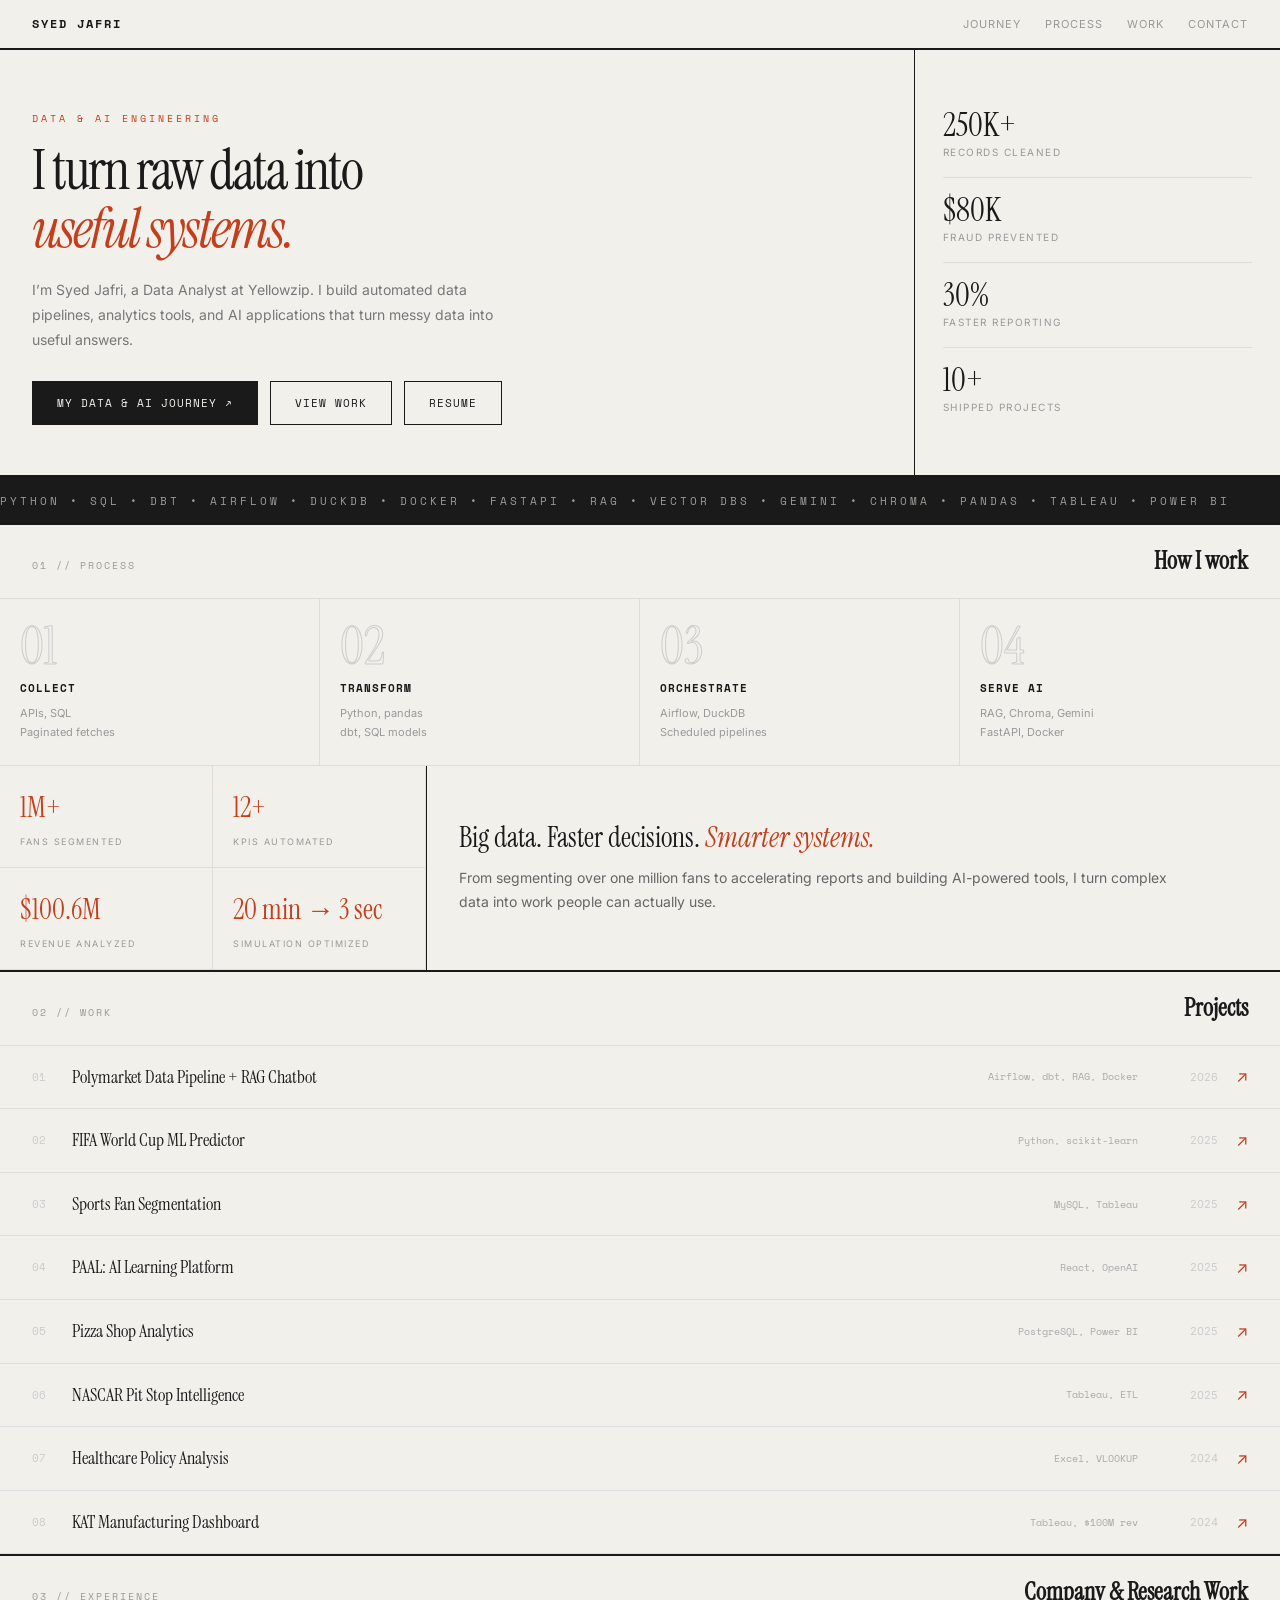
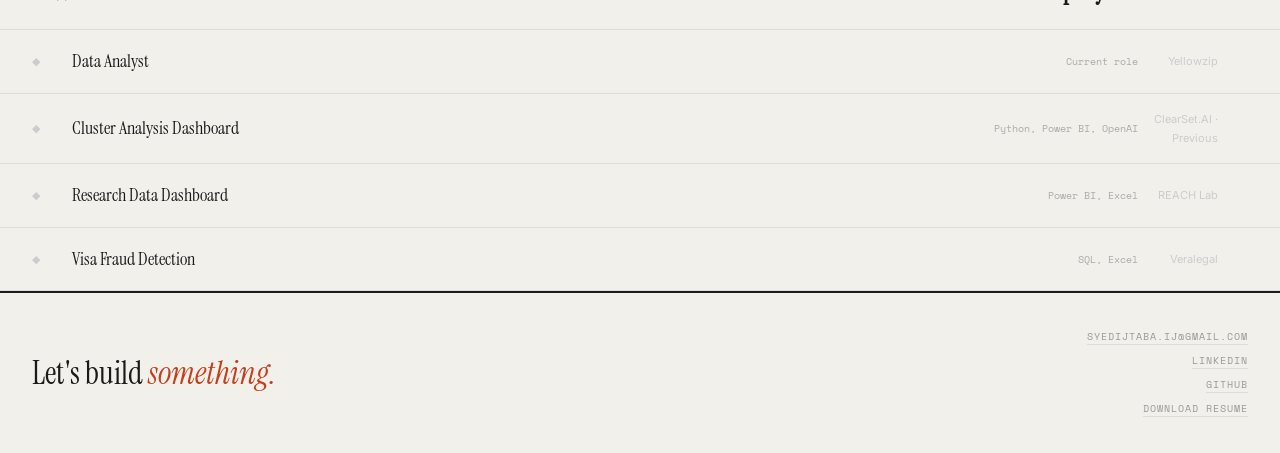
<file: index.html>
<!DOCTYPE html>
<html lang="en">
<head>
    <!-- Google tag (gtag.js) -->
<script async src="https://www.googletagmanager.com/gtag/js?id=G-CS3M7WJYBJ"></script>
<script>
  window.dataLayer = window.dataLayer || [];
  function gtag(){dataLayer.push(arguments);}
  gtag('js', new Date());
  gtag('config', 'G-CS3M7WJYBJ');
</script>


  <meta charset="UTF-8">
  <meta name="viewport" content="width=device-width, initial-scale=1.0">
  <title>Syed Ijtaba Jafri | Data & AI Engineering</title>
  <meta name="description" content="Portfolio of Syed Ijtaba Jafri. Building data pipelines and AI applications with Python, SQL, dbt, Airflow, RAG, and Docker.">
  <link rel="stylesheet" href="style.css">
</head>
<body>

<!-- NAV -->
<nav class="nav">
  <a href="#" class="nav-name">Syed Jafri</a>
  <div class="nav-links">
    <a href="journey.html">Journey</a>
    <a href="#process">Process</a>
    <a href="#work">Work</a>
    <a href="#contact">Contact</a>
  </div>
</nav>

<!-- HERO -->
<section class="hero">
  <div class="hero-main">
    <div class="hero-kicker">Data &amp; AI Engineering</div>
    <h1 class="hero-headline">I turn raw data into<br><em>useful systems.</em></h1>
    <p class="hero-desc">I’m Syed Jafri, a Data Analyst at Yellowzip. I build automated data pipelines, analytics tools, and AI applications that turn messy data into useful answers.</p>
    <div class="hero-btns">
      <a href="journey.html" class="btn primary">My Data &amp; AI journey &#8599;</a>
      <a href="#work" class="btn">View work</a>
      <a href="Syed_Jafri_Resume.pdf" class="btn" target="_blank">Resume</a>
    </div>
  </div>
  <div class="hero-divider"></div>
  <div class="hero-sidebar">
    <div class="hero-stat">
      <div class="hero-stat-num">250K+</div>
      <div class="hero-stat-label">Records cleaned</div>
    </div>
    <div class="hero-stat">
      <div class="hero-stat-num">$80K</div>
      <div class="hero-stat-label">Fraud prevented</div>
    </div>
    <div class="hero-stat">
      <div class="hero-stat-num">30%</div>
      <div class="hero-stat-label">Faster reporting</div>
    </div>
    <div class="hero-stat">
      <div class="hero-stat-num">10+</div>
      <div class="hero-stat-label">Shipped projects</div>
    </div>
  </div>
</section>

<!-- MARQUEE -->
<div class="marquee">
  <div class="marquee-inner">Python &bull; SQL &bull; dbt &bull; Airflow &bull; DuckDB &bull; Docker &bull; FastAPI &bull; RAG &bull; Vector DBs &bull; Gemini &bull; Chroma &bull; Pandas &bull; Tableau &bull; Power BI &nbsp;&nbsp;&nbsp;&nbsp;&nbsp;&nbsp; Python &bull; SQL &bull; dbt &bull; Airflow &bull; DuckDB &bull; Docker &bull; FastAPI &bull; RAG &bull; Vector DBs &bull; Gemini &bull; Chroma &bull; Pandas &bull; Tableau &bull; Power BI &nbsp;&nbsp;&nbsp;&nbsp;&nbsp;&nbsp;</div>
</div>

<!-- PROCESS -->
<section class="section" id="process">
  <div class="section-head">
    <span class="section-num">01 // Process</span>
    <h2 class="section-title">How I work</h2>
  </div>
  <div class="process-grid">
    <div class="process-step">
      <div class="process-num">01</div>
      <div class="process-name">Collect</div>
      <div class="process-tools">APIs, SQL<br>Paginated fetches</div>
    </div>
    <div class="process-step">
      <div class="process-num">02</div>
      <div class="process-name">Transform</div>
      <div class="process-tools">Python, pandas<br>dbt, SQL models</div>
    </div>
    <div class="process-step">
      <div class="process-num">03</div>
      <div class="process-name">Orchestrate</div>
      <div class="process-tools">Airflow, DuckDB<br>Scheduled pipelines</div>
    </div>
    <div class="process-step">
      <div class="process-num">04</div>
      <div class="process-name">Serve AI</div>
      <div class="process-tools">RAG, Chroma, Gemini<br>FastAPI, Docker</div>
    </div>
  </div>
  <div class="impact-row">
    <div class="impact-stats">
      <div class="impact-stat">
        <div class="impact-stat-num">1M+</div>
        <div class="impact-stat-label">Fans segmented</div>
      </div>
      <div class="impact-stat">
        <div class="impact-stat-num">12+</div>
        <div class="impact-stat-label">KPIs automated</div>
      </div>
      <div class="impact-stat">
        <div class="impact-stat-num">$100.6M</div>
        <div class="impact-stat-label">Revenue analyzed</div>
      </div>
      <div class="impact-stat">
        <div class="impact-stat-num">20 min &rarr; 3 sec</div>
        <div class="impact-stat-label">Simulation optimized</div>
      </div>
    </div>
    <div class="impact-divider"></div>
    <div class="impact-text">
      <div>
        <h3>Big data. Faster decisions. <span>Smarter systems.</span></h3>
        <p>From segmenting over one million fans to accelerating reports and building AI-powered tools, I turn complex data into work people can actually use.</p>
      </div>
    </div>
  </div>
</section>

<!-- PROJECTS -->
<section class="section" id="work">
  <div class="section-head">
    <span class="section-num">02 // Work</span>
    <h2 class="section-title">Projects</h2>
  </div>

  <a href="journey.html" class="project-item">
    <span class="proj-idx">01</span>
    <span class="proj-name">Polymarket Data Pipeline + RAG Chatbot</span>
    <span class="proj-tags">Airflow, dbt, RAG, Docker</span>
    <span class="proj-year">2026</span>
    <span class="proj-arrow">&#8599;</span>
  </a>

  <a href="project-worldcup.html" class="project-item">
    <span class="proj-idx">02</span>
    <span class="proj-name">FIFA World Cup ML Predictor</span>
    <span class="proj-tags">Python, scikit-learn</span>
    <span class="proj-year">2025</span>
    <span class="proj-arrow">&#8599;</span>
  </a>

  <a href="project-sports.html" class="project-item">
    <span class="proj-idx">03</span>
    <span class="proj-name">Sports Fan Segmentation</span>
    <span class="proj-tags">MySQL, Tableau</span>
    <span class="proj-year">2025</span>
    <span class="proj-arrow">&#8599;</span>
  </a>

  <a href="project-paal.html" class="project-item">
    <span class="proj-idx">04</span>
    <span class="proj-name">PAAL: AI Learning Platform</span>
    <span class="proj-tags">React, OpenAI</span>
    <span class="proj-year">2025</span>
    <span class="proj-arrow">&#8599;</span>
  </a>

  <a href="project-pizza.html" class="project-item">
    <span class="proj-idx">05</span>
    <span class="proj-name">Pizza Shop Analytics</span>
    <span class="proj-tags">PostgreSQL, Power BI</span>
    <span class="proj-year">2025</span>
    <span class="proj-arrow">&#8599;</span>
  </a>

  <a href="project-nascar.html" class="project-item">
    <span class="proj-idx">06</span>
    <span class="proj-name">NASCAR Pit Stop Intelligence</span>
    <span class="proj-tags">Tableau, ETL</span>
    <span class="proj-year">2025</span>
    <span class="proj-arrow">&#8599;</span>
  </a>

  <a href="project-healthcare.html" class="project-item">
    <span class="proj-idx">07</span>
    <span class="proj-name">Healthcare Policy Analysis</span>
    <span class="proj-tags">Excel, VLOOKUP</span>
    <span class="proj-year">2024</span>
    <span class="proj-arrow">&#8599;</span>
  </a>

  <a href="project-manufacturing.html" class="project-item">
    <span class="proj-idx">08</span>
    <span class="proj-name">KAT Manufacturing Dashboard</span>
    <span class="proj-tags">Tableau, $100M rev</span>
    <span class="proj-year">2024</span>
    <span class="proj-arrow">&#8599;</span>
  </a>
</section>

<!-- WORK EXPERIENCE -->
<section class="section">
  <div class="section-head">
    <span class="section-num">03 // Experience</span>
    <h2 class="section-title">Company &amp; Research Work</h2>
  </div>

  <div class="project-item" style="cursor: default;">
    <span class="proj-idx">&#9670;</span>
    <span class="proj-name">Data Analyst</span>
    <span class="proj-tags">Current role</span>
    <span class="proj-year">Yellowzip</span>
    <span class="proj-arrow"></span>
  </div>

  <div class="project-item" style="cursor: default;">
    <span class="proj-idx">&#9670;</span>
    <span class="proj-name">Cluster Analysis Dashboard</span>
    <span class="proj-tags">Python, Power BI, OpenAI</span>
    <span class="proj-year">ClearSet.AI · Previous</span>
    <span class="proj-arrow"></span>
  </div>

  <div class="project-item" style="cursor: default;">
    <span class="proj-idx">&#9670;</span>
    <span class="proj-name">Research Data Dashboard</span>
    <span class="proj-tags">Power BI, Excel</span>
    <span class="proj-year">REACH Lab</span>
    <span class="proj-arrow"></span>
  </div>

  <div class="project-item" style="cursor: default;">
    <span class="proj-idx">&#9670;</span>
    <span class="proj-name">Visa Fraud Detection</span>
    <span class="proj-tags">SQL, Excel</span>
    <span class="proj-year">Veralegal</span>
    <span class="proj-arrow"></span>
  </div>
</section>

<!-- CONTACT -->
<footer class="footer" id="contact">
  <div class="footer-headline">Let's build <em>something.</em></div>
  <div class="footer-links">
    <a href="mailto:syedijtaba.ij@gmail.com">syedijtaba.ij@gmail.com</a><br>
    <a href="https://linkedin.com/in/ijtabajafri" target="_blank">LinkedIn</a><br>
    <a href="https://github.com/syed-j" target="_blank">GitHub</a><br>
    <a href="Syed_Jafri_Resume.pdf" target="_blank">Download resume</a>
  </div>
</footer>

</body>
</html>
</file>
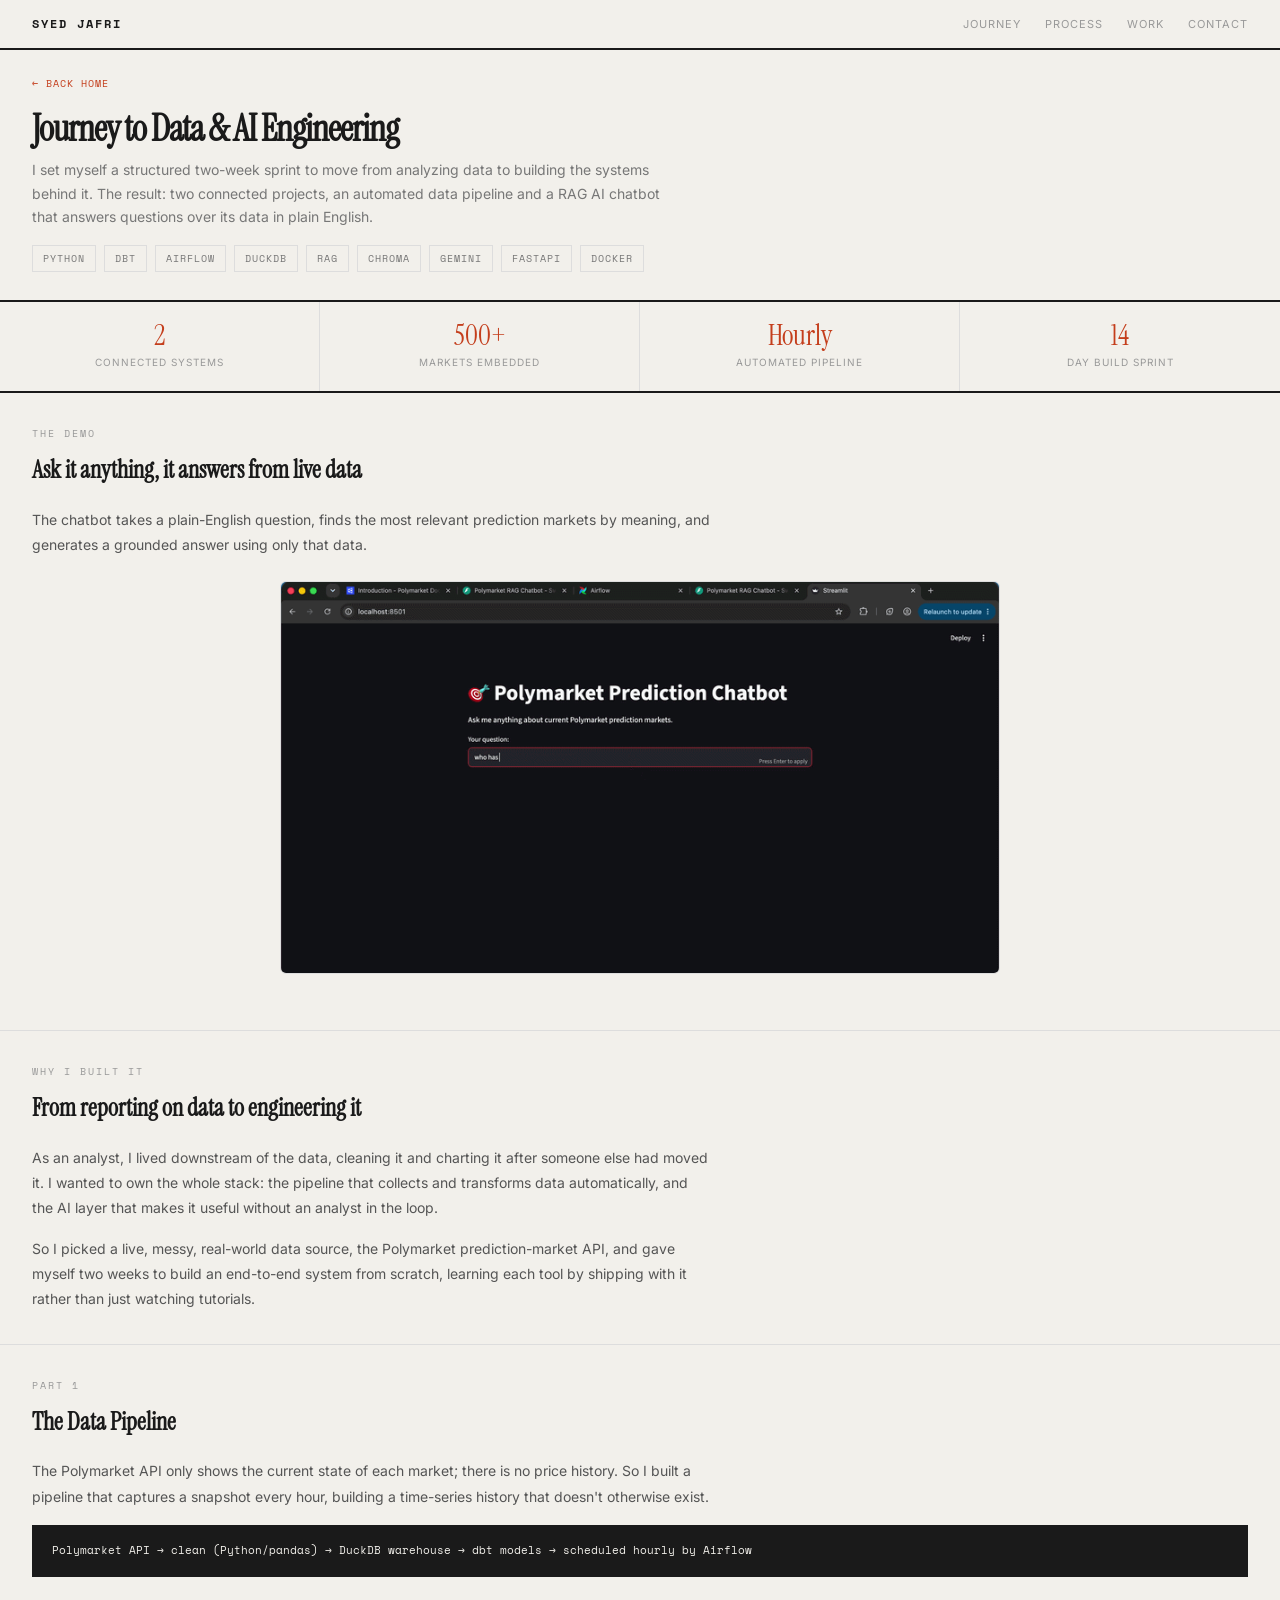
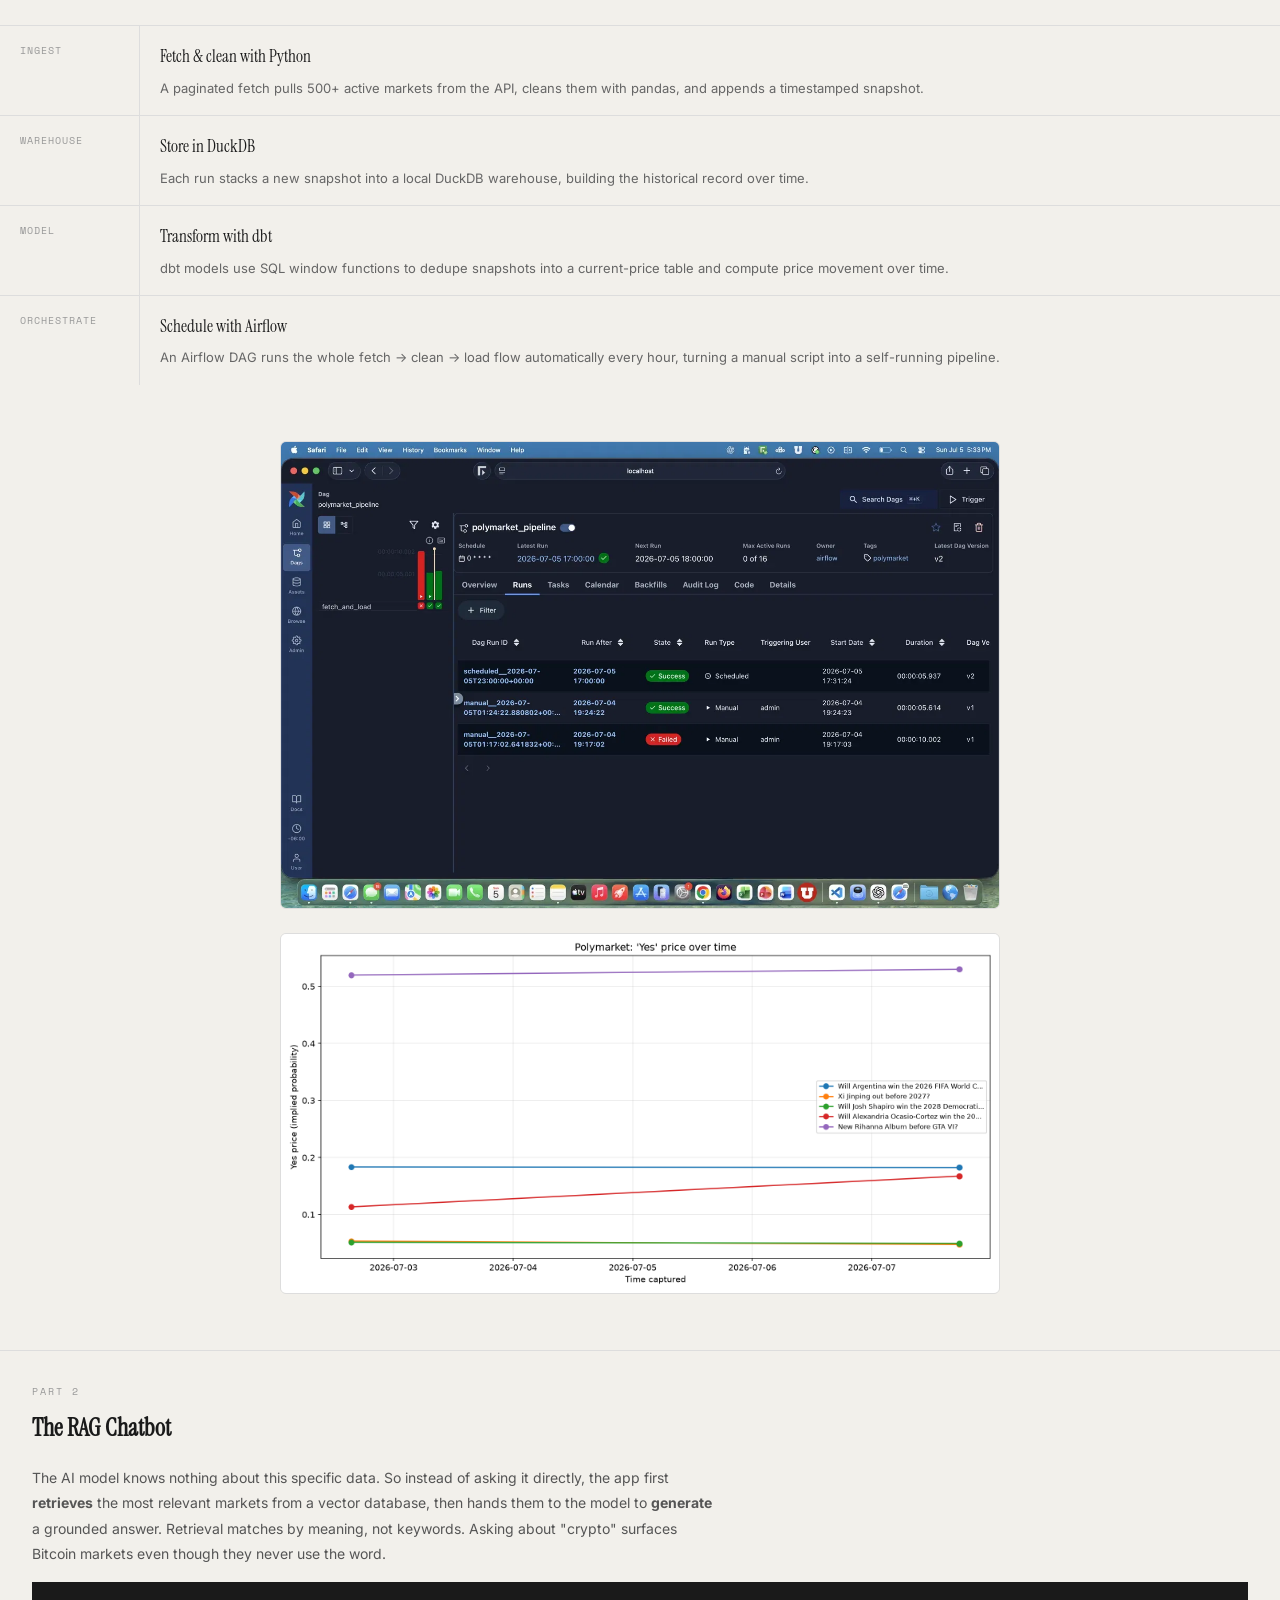
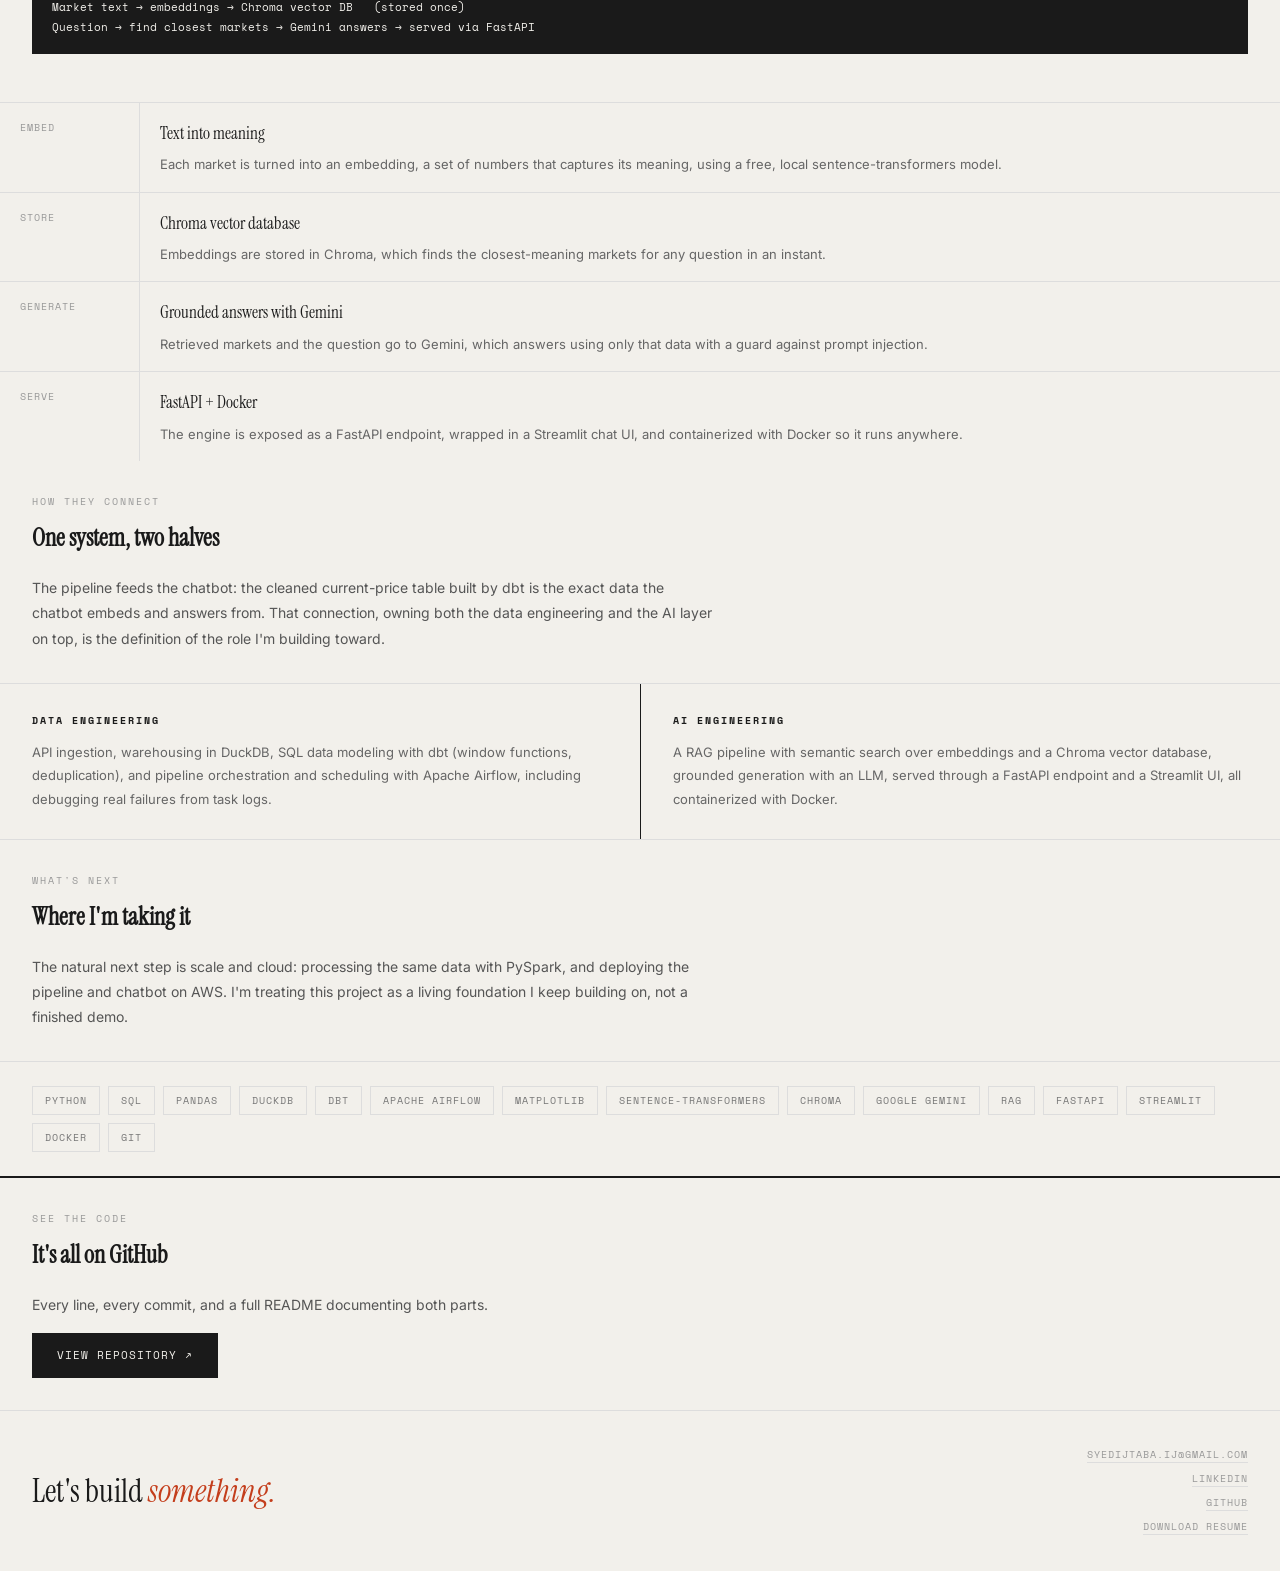
<file: journey.html>
<!DOCTYPE html>
<html lang="en">
<head>
  <!-- Google tag (gtag.js) -->
  <script async src="https://www.googletagmanager.com/gtag/js?id=G-CS3M7WJYBJ"></script>
  <script>
    window.dataLayer = window.dataLayer || [];
    function gtag(){dataLayer.push(arguments);}
    gtag('js', new Date());
    gtag('config', 'G-CS3M7WJYBJ');
  </script>

  <meta charset="UTF-8">
  <meta name="viewport" content="width=device-width, initial-scale=1.0">
  <title>Syed Ijtaba Jafri | Journey to Data & AI Engineering</title>
  <meta name="description" content="How I built an end-to-end data pipeline and a RAG AI chatbot to move from data analyst to data & AI engineer.">
  <link rel="stylesheet" href="style.css">
</head>
<body>

<!-- NAV -->
<nav class="nav">
  <a href="index.html" class="nav-name">Syed Jafri</a>
  <div class="nav-links">
    <a href="journey.html">Journey</a>
    <a href="index.html#process">Process</a>
    <a href="index.html#work">Work</a>
    <a href="index.html#contact">Contact</a>
  </div>
</nav>

<!-- HERO -->
<div class="detail-hero">
  <a href="index.html" class="detail-back">&larr; Back home</a>
  <h1 class="detail-title">Journey to Data &amp; AI Engineering</h1>
  <p class="detail-subtitle">I set myself a structured two-week sprint to move from analyzing data to building the systems behind it. The result: two connected projects, an automated data pipeline and a RAG AI chatbot that answers questions over its data in plain English.</p>
  <div class="detail-tags">
    <span class="detail-tag">Python</span>
    <span class="detail-tag">dbt</span>
    <span class="detail-tag">Airflow</span>
    <span class="detail-tag">DuckDB</span>
    <span class="detail-tag">RAG</span>
    <span class="detail-tag">Chroma</span>
    <span class="detail-tag">Gemini</span>
    <span class="detail-tag">FastAPI</span>
    <span class="detail-tag">Docker</span>
  </div>
</div>

<!-- STATS BAR -->
<div class="detail-stats-bar">
  <div class="detail-stat">
    <div class="detail-stat-num">2</div>
    <div class="detail-stat-label">Connected systems</div>
  </div>
  <div class="detail-stat">
    <div class="detail-stat-num">500+</div>
    <div class="detail-stat-label">Markets embedded</div>
  </div>
  <div class="detail-stat">
    <div class="detail-stat-num">Hourly</div>
    <div class="detail-stat-label">Automated pipeline</div>
  </div>
  <div class="detail-stat">
    <div class="detail-stat-num">14</div>
    <div class="detail-stat-label">Day build sprint</div>
  </div>
</div>

<!-- DEMO -->
<div class="detail-section">
  <div class="detail-section-tag">The Demo</div>
  <h2 class="detail-section-title">Ask it anything, it answers from live data</h2>
  <p>The chatbot takes a plain-English question, finds the most relevant prediction markets by meaning, and generates a grounded answer using only that data.</p>
  <!-- Replace demo.gif with your screen recording of the chatbot answering -->
  <img src="demo.gif" alt="RAG chatbot answering a question" class="detail-image">
</div>

<!-- THE PROBLEM -->
<div class="detail-section">
  <div class="detail-section-tag">Why I Built It</div>
  <h2 class="detail-section-title">From reporting on data to engineering it</h2>
  <p>As an analyst, I lived downstream of the data, cleaning it and charting it after someone else had moved it. I wanted to own the whole stack: the pipeline that collects and transforms data automatically, and the AI layer that makes it useful without an analyst in the loop.</p>
  <p>So I picked a live, messy, real-world data source, the Polymarket prediction-market API, and gave myself two weeks to build an end-to-end system from scratch, learning each tool by shipping with it rather than just watching tutorials.</p>
</div>

<!-- PART 1 -->
<div class="detail-section">
  <div class="detail-section-tag">Part 1</div>
  <h2 class="detail-section-title">The Data Pipeline</h2>
  <p>The Polymarket API only shows the current state of each market; there is no price history. So I built a pipeline that captures a snapshot every hour, building a time-series history that doesn't otherwise exist.</p>
  <div class="code-block">Polymarket API  &rarr;  clean (Python/pandas)  &rarr;  DuckDB warehouse  &rarr;  dbt models  &rarr;  scheduled hourly by Airflow</div>
</div>

<div class="phase-grid">
  <div class="phase-item">
    <div class="phase-label">Ingest</div>
    <div class="phase-content">
      <div class="phase-title">Fetch &amp; clean with Python</div>
      <div class="phase-desc">A paginated fetch pulls 500+ active markets from the API, cleans them with pandas, and appends a timestamped snapshot.</div>
    </div>
  </div>
  <div class="phase-item">
    <div class="phase-label">Warehouse</div>
    <div class="phase-content">
      <div class="phase-title">Store in DuckDB</div>
      <div class="phase-desc">Each run stacks a new snapshot into a local DuckDB warehouse, building the historical record over time.</div>
    </div>
  </div>
  <div class="phase-item">
    <div class="phase-label">Model</div>
    <div class="phase-content">
      <div class="phase-title">Transform with dbt</div>
      <div class="phase-desc">dbt models use SQL window functions to dedupe snapshots into a current-price table and compute price movement over time.</div>
    </div>
  </div>
  <div class="phase-item">
    <div class="phase-label">Orchestrate</div>
    <div class="phase-content">
      <div class="phase-title">Schedule with Airflow</div>
      <div class="phase-desc">An Airflow DAG runs the whole fetch &rarr; clean &rarr; load flow automatically every hour, turning a manual script into a self-running pipeline.</div>
    </div>
  </div>
</div>

<div class="detail-section">
  <img src="screenshots/airflow_success.png" alt="Airflow DAG running on schedule" class="detail-image">
  <img src="analysis/price_chart.png" alt="Market probabilities over time" class="detail-image">
</div>

<!-- PART 2 -->
<div class="detail-section">
  <div class="detail-section-tag">Part 2</div>
  <h2 class="detail-section-title">The RAG Chatbot</h2>
  <p>The AI model knows nothing about this specific data. So instead of asking it directly, the app first <strong>retrieves</strong> the most relevant markets from a vector database, then hands them to the model to <strong>generate</strong> a grounded answer. Retrieval matches by meaning, not keywords. Asking about "crypto" surfaces Bitcoin markets even though they never use the word.</p>
  <div class="code-block">Market text &rarr; embeddings &rarr; Chroma vector DB&nbsp;&nbsp;&nbsp;(stored once)<br>Question &rarr; find closest markets &rarr; Gemini answers &rarr; served via FastAPI</div>
</div>

<div class="phase-grid">
  <div class="phase-item">
    <div class="phase-label">Embed</div>
    <div class="phase-content">
      <div class="phase-title">Text into meaning</div>
      <div class="phase-desc">Each market is turned into an embedding, a set of numbers that captures its meaning, using a free, local sentence-transformers model.</div>
    </div>
  </div>
  <div class="phase-item">
    <div class="phase-label">Store</div>
    <div class="phase-content">
      <div class="phase-title">Chroma vector database</div>
      <div class="phase-desc">Embeddings are stored in Chroma, which finds the closest-meaning markets for any question in an instant.</div>
    </div>
  </div>
  <div class="phase-item">
    <div class="phase-label">Generate</div>
    <div class="phase-content">
      <div class="phase-title">Grounded answers with Gemini</div>
      <div class="phase-desc">Retrieved markets and the question go to Gemini, which answers using only that data with a guard against prompt injection.</div>
    </div>
  </div>
  <div class="phase-item">
    <div class="phase-label">Serve</div>
    <div class="phase-content">
      <div class="phase-title">FastAPI + Docker</div>
      <div class="phase-desc">The engine is exposed as a FastAPI endpoint, wrapped in a Streamlit chat UI, and containerized with Docker so it runs anywhere.</div>
    </div>
  </div>
</div>

<!-- THE CONNECTION -->
<div class="detail-section">
  <div class="detail-section-tag">How They Connect</div>
  <h2 class="detail-section-title">One system, two halves</h2>
  <p>The pipeline feeds the chatbot: the cleaned current-price table built by dbt is the exact data the chatbot embeds and answers from. That connection, owning both the data engineering and the AI layer on top, is the definition of the role I'm building toward.</p>
</div>

<!-- WHAT I LEARNED -->
<div class="detail-columns">
  <div class="detail-col">
    <div class="detail-col-head">Data Engineering</div>
    <p>API ingestion, warehousing in DuckDB, SQL data modeling with dbt (window functions, deduplication), and pipeline orchestration and scheduling with Apache Airflow, including debugging real failures from task logs.</p>
  </div>
  <div class="detail-col-divider"></div>
  <div class="detail-col">
    <div class="detail-col-head">AI Engineering</div>
    <p>A RAG pipeline with semantic search over embeddings and a Chroma vector database, grounded generation with an LLM, served through a FastAPI endpoint and a Streamlit UI, all containerized with Docker.</p>
  </div>
</div>

<!-- WHAT'S NEXT -->
<div class="detail-section">
  <div class="detail-section-tag">What's Next</div>
  <h2 class="detail-section-title">Where I'm taking it</h2>
  <p>The natural next step is scale and cloud: processing the same data with PySpark, and deploying the pipeline and chatbot on AWS. I'm treating this project as a living foundation I keep building on, not a finished demo.</p>
</div>

<!-- TECH STACK -->
<div class="tech-stack">
  <span class="tech-tag">Python</span>
  <span class="tech-tag">SQL</span>
  <span class="tech-tag">pandas</span>
  <span class="tech-tag">DuckDB</span>
  <span class="tech-tag">dbt</span>
  <span class="tech-tag">Apache Airflow</span>
  <span class="tech-tag">Matplotlib</span>
  <span class="tech-tag">sentence-transformers</span>
  <span class="tech-tag">Chroma</span>
  <span class="tech-tag">Google Gemini</span>
  <span class="tech-tag">RAG</span>
  <span class="tech-tag">FastAPI</span>
  <span class="tech-tag">Streamlit</span>
  <span class="tech-tag">Docker</span>
  <span class="tech-tag">Git</span>
</div>

<!-- CTA / LINK -->
<div class="detail-section">
  <div class="detail-section-tag">See The Code</div>
  <h2 class="detail-section-title">It's all on GitHub</h2>
  <p>Every line, every commit, and a full README documenting both parts.</p>
  <a href="https://github.com/syed-j/polymarket-pipeline" class="btn primary" target="_blank">View repository &#8599;</a>
</div>

<!-- CONTACT -->
<footer class="footer" id="contact">
  <div class="footer-headline">Let's build <em>something.</em></div>
  <div class="footer-links">
    <a href="mailto:syedijtaba.ij@gmail.com">syedijtaba.ij@gmail.com</a><br>
    <a href="https://linkedin.com/in/ijtabajafri" target="_blank">LinkedIn</a><br>
    <a href="https://github.com/syed-j" target="_blank">GitHub</a><br>
    <a href="Syed_Jafri_Resume.pdf" target="_blank">Download resume</a>
  </div>
</footer>

</body>
</html>
</file>
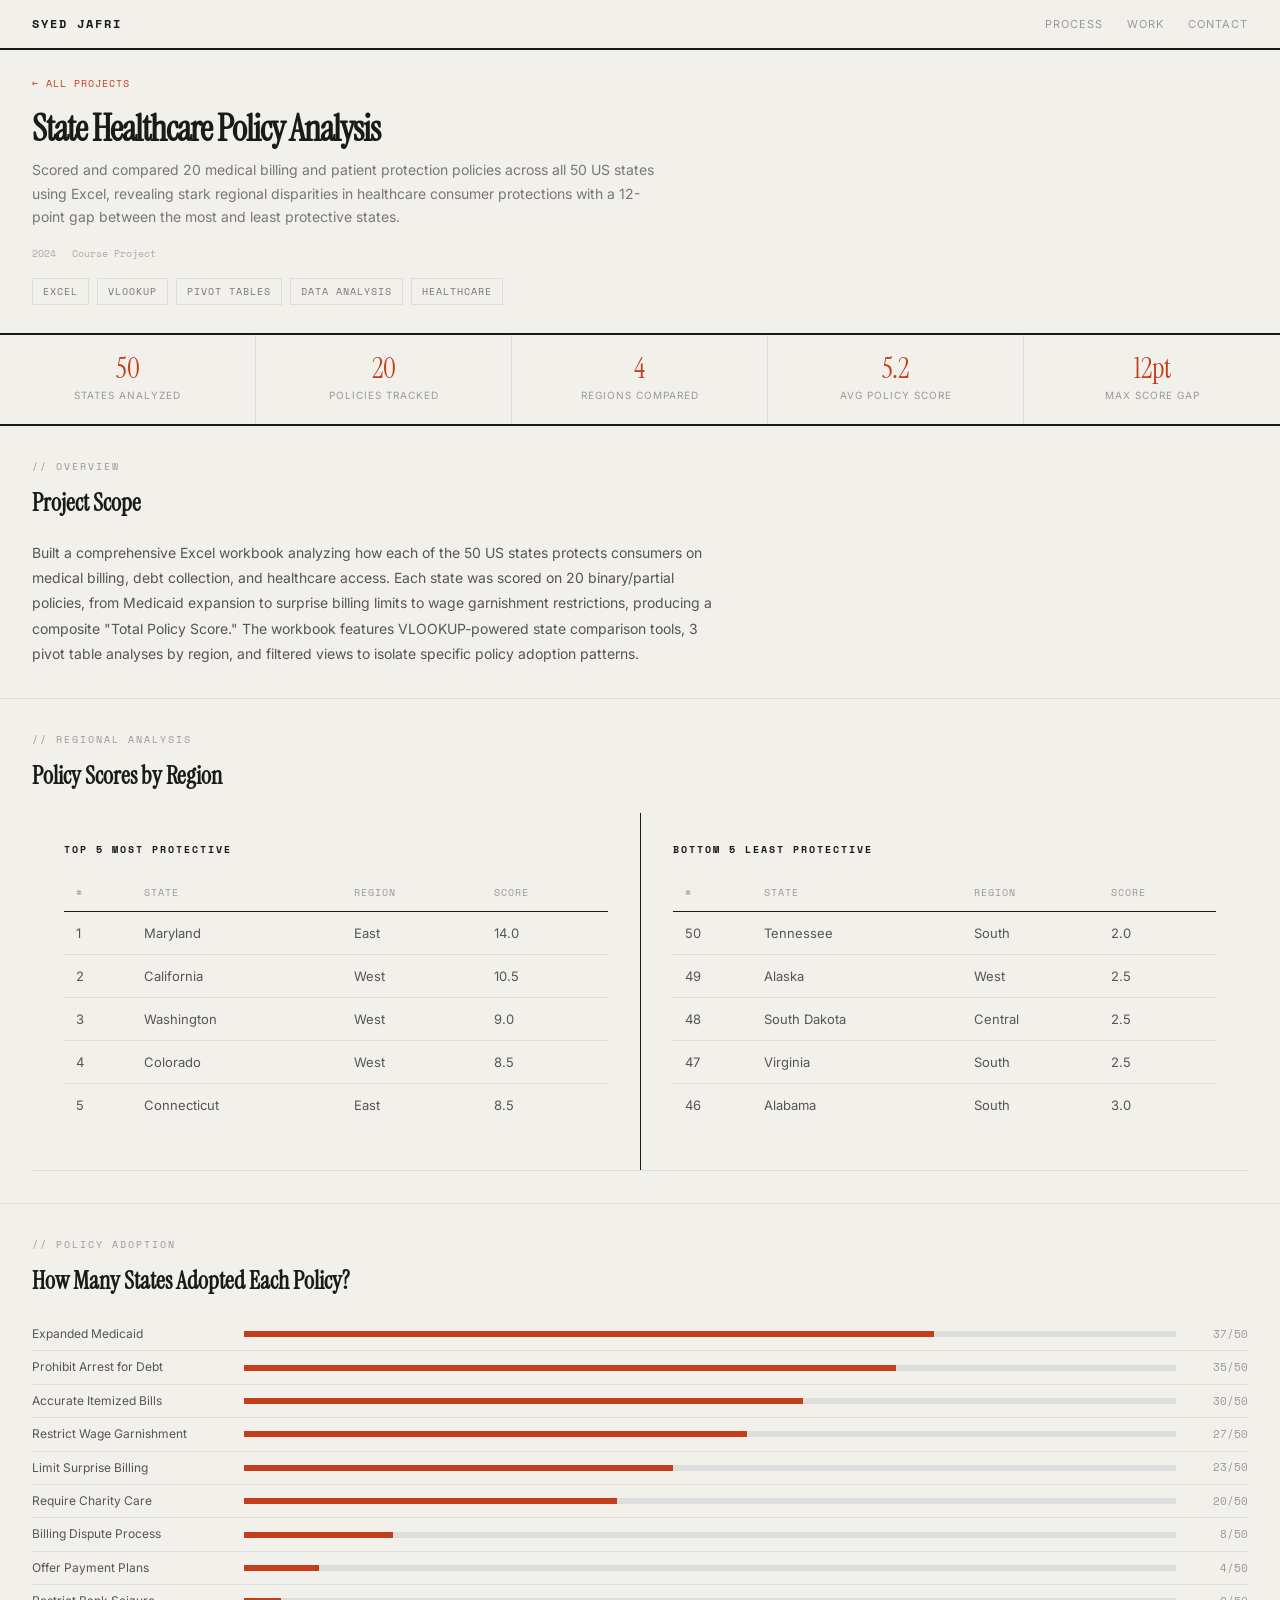
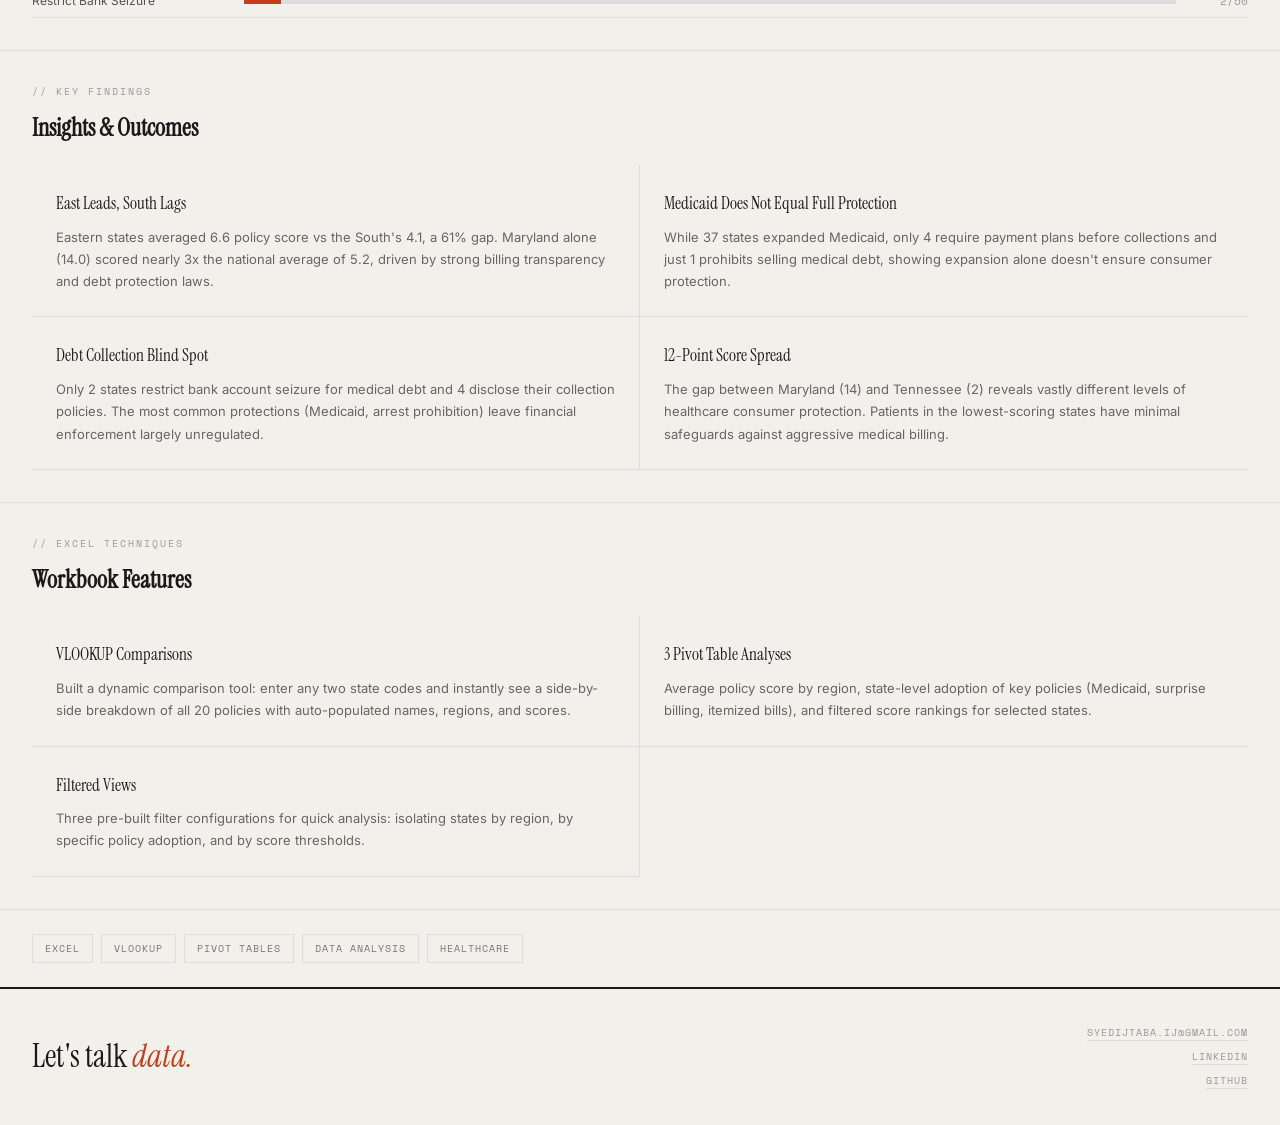
<file: project-healthcare.html>
<!DOCTYPE html>
<html lang="en">
<head>
  <meta charset="UTF-8">
  <meta name="viewport" content="width=device-width, initial-scale=1.0">
  <title>Healthcare Policy Analysis | Syed Jafri</title>
  <link rel="stylesheet" href="style.css">
</head>
<body>

<nav class="nav">
  <a href="index.html" class="nav-name">Syed Jafri</a>
  <div class="nav-links">
    <a href="index.html#process">Process</a>
    <a href="index.html#work">Work</a>
    <a href="index.html#contact">Contact</a>
  </div>
</nav>

<div class="detail-hero">
  <a href="index.html#work" class="detail-back">&larr; All projects</a>
  <h1 class="detail-title">State Healthcare Policy Analysis</h1>
  <p class="detail-subtitle">Scored and compared 20 medical billing and patient protection policies across all 50 US states using Excel, revealing stark regional disparities in healthcare consumer protections with a 12-point gap between the most and least protective states.</p>
  <div class="detail-meta"><span>2024</span><span>Course Project</span></div>
  <div class="detail-tags">
    <span class="detail-tag">Excel</span>
    <span class="detail-tag">VLOOKUP</span>
    <span class="detail-tag">Pivot Tables</span>
    <span class="detail-tag">Data Analysis</span>
    <span class="detail-tag">Healthcare</span>
  </div>
</div>

<div class="detail-stats-bar">
  <div class="detail-stat"><div class="detail-stat-num">50</div><div class="detail-stat-label">States analyzed</div></div>
  <div class="detail-stat"><div class="detail-stat-num">20</div><div class="detail-stat-label">Policies tracked</div></div>
  <div class="detail-stat"><div class="detail-stat-num">4</div><div class="detail-stat-label">Regions compared</div></div>
  <div class="detail-stat"><div class="detail-stat-num">5.2</div><div class="detail-stat-label">Avg policy score</div></div>
  <div class="detail-stat"><div class="detail-stat-num">12pt</div><div class="detail-stat-label">Max score gap</div></div>
</div>

<div class="detail-section">
  <div class="detail-section-tag">// Overview</div>
  <h2 class="detail-section-title">Project Scope</h2>
  <p>Built a comprehensive Excel workbook analyzing how each of the 50 US states protects consumers on medical billing, debt collection, and healthcare access. Each state was scored on 20 binary/partial policies, from Medicaid expansion to surprise billing limits to wage garnishment restrictions, producing a composite "Total Policy Score." The workbook features VLOOKUP-powered state comparison tools, 3 pivot table analyses by region, and filtered views to isolate specific policy adoption patterns.</p>
</div>

<!-- Regional Analysis -->
<div class="detail-section">
  <div class="detail-section-tag">// Regional analysis</div>
  <h2 class="detail-section-title">Policy Scores by Region</h2>
  <div class="detail-columns">
    <div class="detail-col">
      <div class="detail-col-head">Top 5 most protective</div>
      <table class="detail-table">
        <thead><tr><th>#</th><th>State</th><th>Region</th><th>Score</th></tr></thead>
        <tbody>
          <tr><td>1</td><td>Maryland</td><td>East</td><td>14.0</td></tr>
          <tr><td>2</td><td>California</td><td>West</td><td>10.5</td></tr>
          <tr><td>3</td><td>Washington</td><td>West</td><td>9.0</td></tr>
          <tr><td>4</td><td>Colorado</td><td>West</td><td>8.5</td></tr>
          <tr><td>5</td><td>Connecticut</td><td>East</td><td>8.5</td></tr>
        </tbody>
      </table>
    </div>
    <div class="detail-col-divider"></div>
    <div class="detail-col">
      <div class="detail-col-head">Bottom 5 least protective</div>
      <table class="detail-table">
        <thead><tr><th>#</th><th>State</th><th>Region</th><th>Score</th></tr></thead>
        <tbody>
          <tr><td>50</td><td>Tennessee</td><td>South</td><td>2.0</td></tr>
          <tr><td>49</td><td>Alaska</td><td>West</td><td>2.5</td></tr>
          <tr><td>48</td><td>South Dakota</td><td>Central</td><td>2.5</td></tr>
          <tr><td>47</td><td>Virginia</td><td>South</td><td>2.5</td></tr>
          <tr><td>46</td><td>Alabama</td><td>South</td><td>3.0</td></tr>
        </tbody>
      </table>
    </div>
  </div>
</div>

<!-- Policy Adoption -->
<div class="detail-section">
  <div class="detail-section-tag">// Policy adoption</div>
  <h2 class="detail-section-title">How Many States Adopted Each Policy?</h2>
  <div class="bar-item"><span class="bar-label">Expanded Medicaid</span><div class="bar-track"><div class="bar-fill" style="width:74%"></div></div><span class="bar-value">37/50</span></div>
  <div class="bar-item"><span class="bar-label">Prohibit Arrest for Debt</span><div class="bar-track"><div class="bar-fill" style="width:70%"></div></div><span class="bar-value">35/50</span></div>
  <div class="bar-item"><span class="bar-label">Accurate Itemized Bills</span><div class="bar-track"><div class="bar-fill" style="width:60%"></div></div><span class="bar-value">30/50</span></div>
  <div class="bar-item"><span class="bar-label">Restrict Wage Garnishment</span><div class="bar-track"><div class="bar-fill" style="width:54%"></div></div><span class="bar-value">27/50</span></div>
  <div class="bar-item"><span class="bar-label">Limit Surprise Billing</span><div class="bar-track"><div class="bar-fill" style="width:46%"></div></div><span class="bar-value">23/50</span></div>
  <div class="bar-item"><span class="bar-label">Require Charity Care</span><div class="bar-track"><div class="bar-fill" style="width:40%"></div></div><span class="bar-value">20/50</span></div>
  <div class="bar-item"><span class="bar-label">Billing Dispute Process</span><div class="bar-track"><div class="bar-fill" style="width:16%"></div></div><span class="bar-value">8/50</span></div>
  <div class="bar-item"><span class="bar-label">Offer Payment Plans</span><div class="bar-track"><div class="bar-fill" style="width:8%"></div></div><span class="bar-value">4/50</span></div>
  <div class="bar-item"><span class="bar-label">Restrict Bank Seizure</span><div class="bar-track"><div class="bar-fill" style="width:4%"></div></div><span class="bar-value">2/50</span></div>
</div>

<!-- Insights -->
<div class="detail-section">
  <div class="detail-section-tag">// Key findings</div>
  <h2 class="detail-section-title">Insights &amp; Outcomes</h2>
  <div class="insights-grid">
    <div class="insight"><div class="insight-title">East Leads, South Lags</div><div class="insight-text">Eastern states averaged 6.6 policy score vs the South's 4.1, a 61% gap. Maryland alone (14.0) scored nearly 3x the national average of 5.2, driven by strong billing transparency and debt protection laws.</div></div>
    <div class="insight"><div class="insight-title">Medicaid Does Not Equal Full Protection</div><div class="insight-text">While 37 states expanded Medicaid, only 4 require payment plans before collections and just 1 prohibits selling medical debt, showing expansion alone doesn't ensure consumer protection.</div></div>
    <div class="insight"><div class="insight-title">Debt Collection Blind Spot</div><div class="insight-text">Only 2 states restrict bank account seizure for medical debt and 4 disclose their collection policies. The most common protections (Medicaid, arrest prohibition) leave financial enforcement largely unregulated.</div></div>
    <div class="insight"><div class="insight-title">12-Point Score Spread</div><div class="insight-text">The gap between Maryland (14) and Tennessee (2) reveals vastly different levels of healthcare consumer protection. Patients in the lowest-scoring states have minimal safeguards against aggressive medical billing.</div></div>
  </div>
</div>

<!-- Excel techniques -->
<div class="detail-section">
  <div class="detail-section-tag">// Excel techniques</div>
  <h2 class="detail-section-title">Workbook Features</h2>
  <div class="insights-grid">
    <div class="insight"><div class="insight-title">VLOOKUP Comparisons</div><div class="insight-text">Built a dynamic comparison tool: enter any two state codes and instantly see a side-by-side breakdown of all 20 policies with auto-populated names, regions, and scores.</div></div>
    <div class="insight"><div class="insight-title">3 Pivot Table Analyses</div><div class="insight-text">Average policy score by region, state-level adoption of key policies (Medicaid, surprise billing, itemized bills), and filtered score rankings for selected states.</div></div>
    <div class="insight"><div class="insight-title">Filtered Views</div><div class="insight-text">Three pre-built filter configurations for quick analysis: isolating states by region, by specific policy adoption, and by score thresholds.</div></div>
  </div>
</div>

<div class="tech-stack">
  <span class="tech-tag">Excel</span>
  <span class="tech-tag">VLOOKUP</span>
  <span class="tech-tag">Pivot Tables</span>
  <span class="tech-tag">Data Analysis</span>
  <span class="tech-tag">Healthcare</span>
</div>

<footer class="footer">
  <div class="footer-headline">Let's talk <em>data.</em></div>
  <div class="footer-links">
    <a href="mailto:syedijtaba.ij@gmail.com">syedijtaba.ij@gmail.com</a><br>
    <a href="https://linkedin.com/in/ijtabajafri" target="_blank">LinkedIn</a><br>
    <a href="https://github.com/syed-j" target="_blank">GitHub</a>
  </div>
</footer>

</body>
</html>
</file>
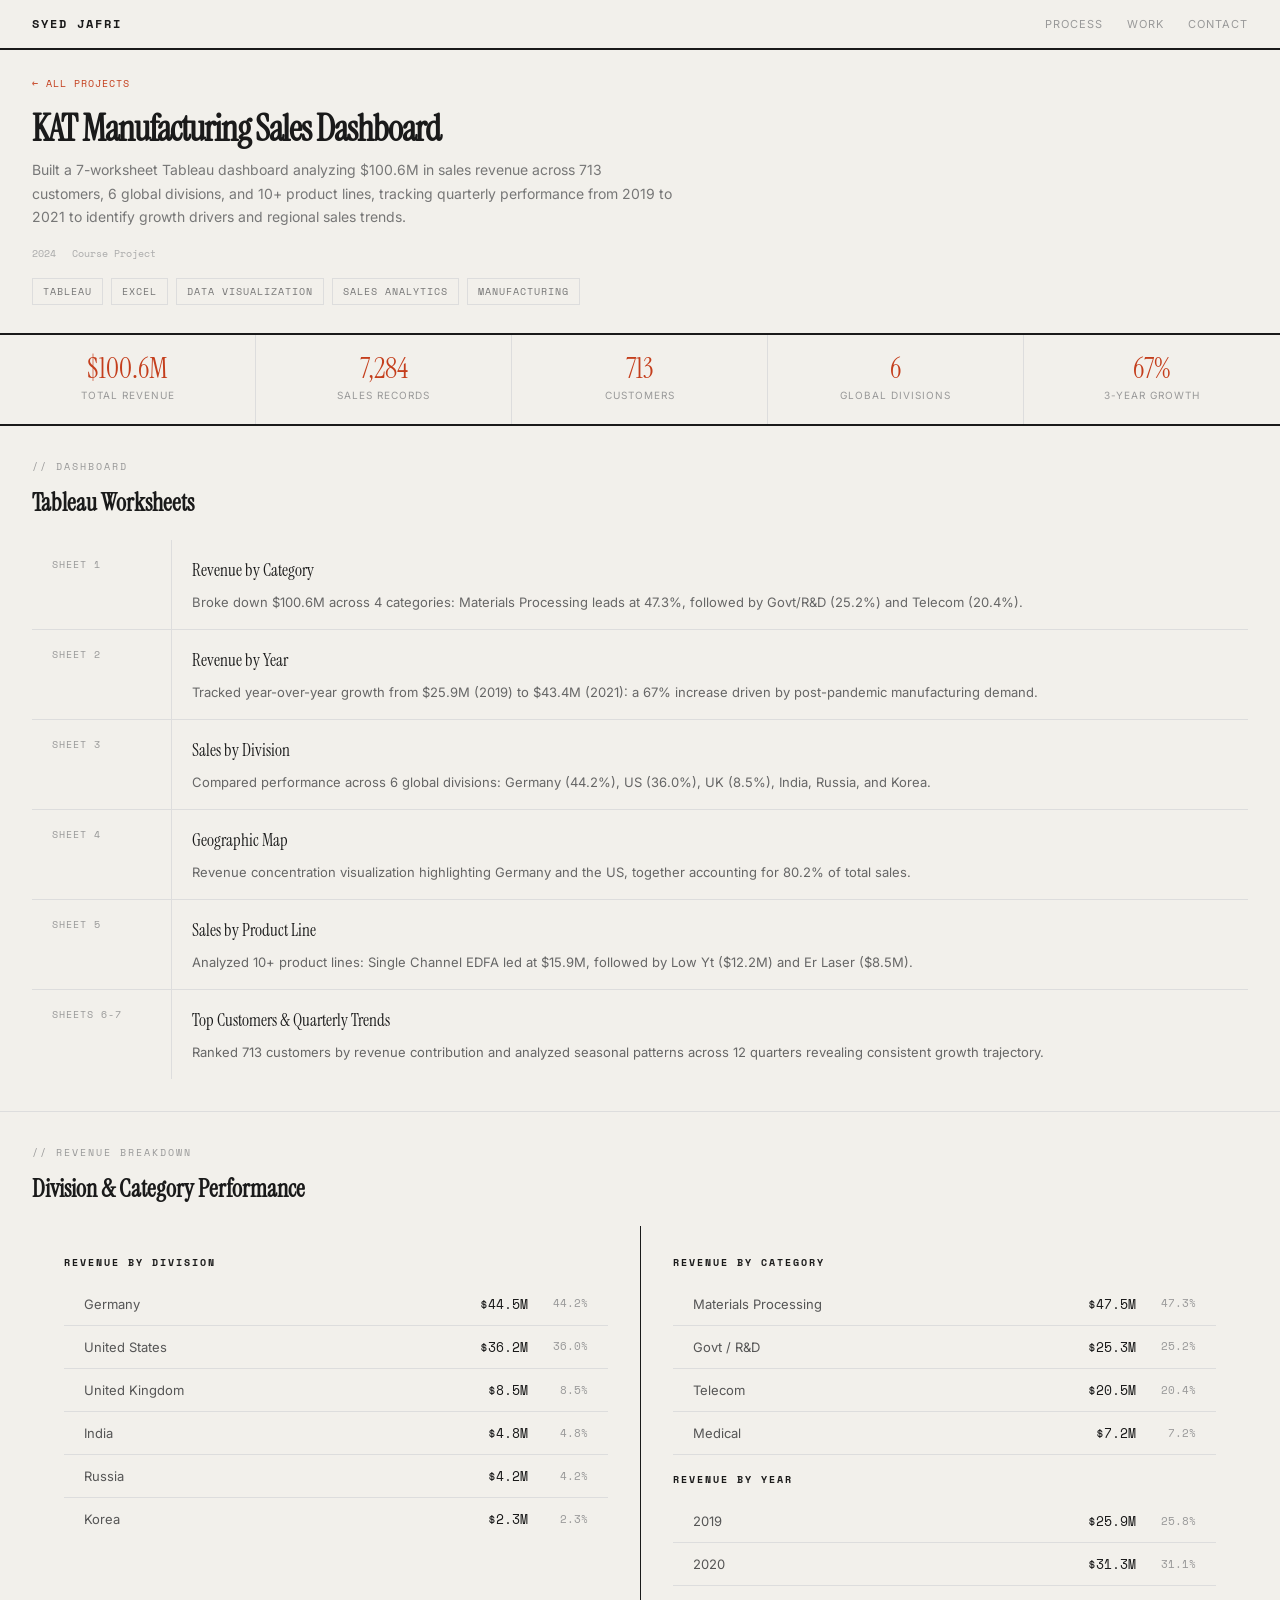
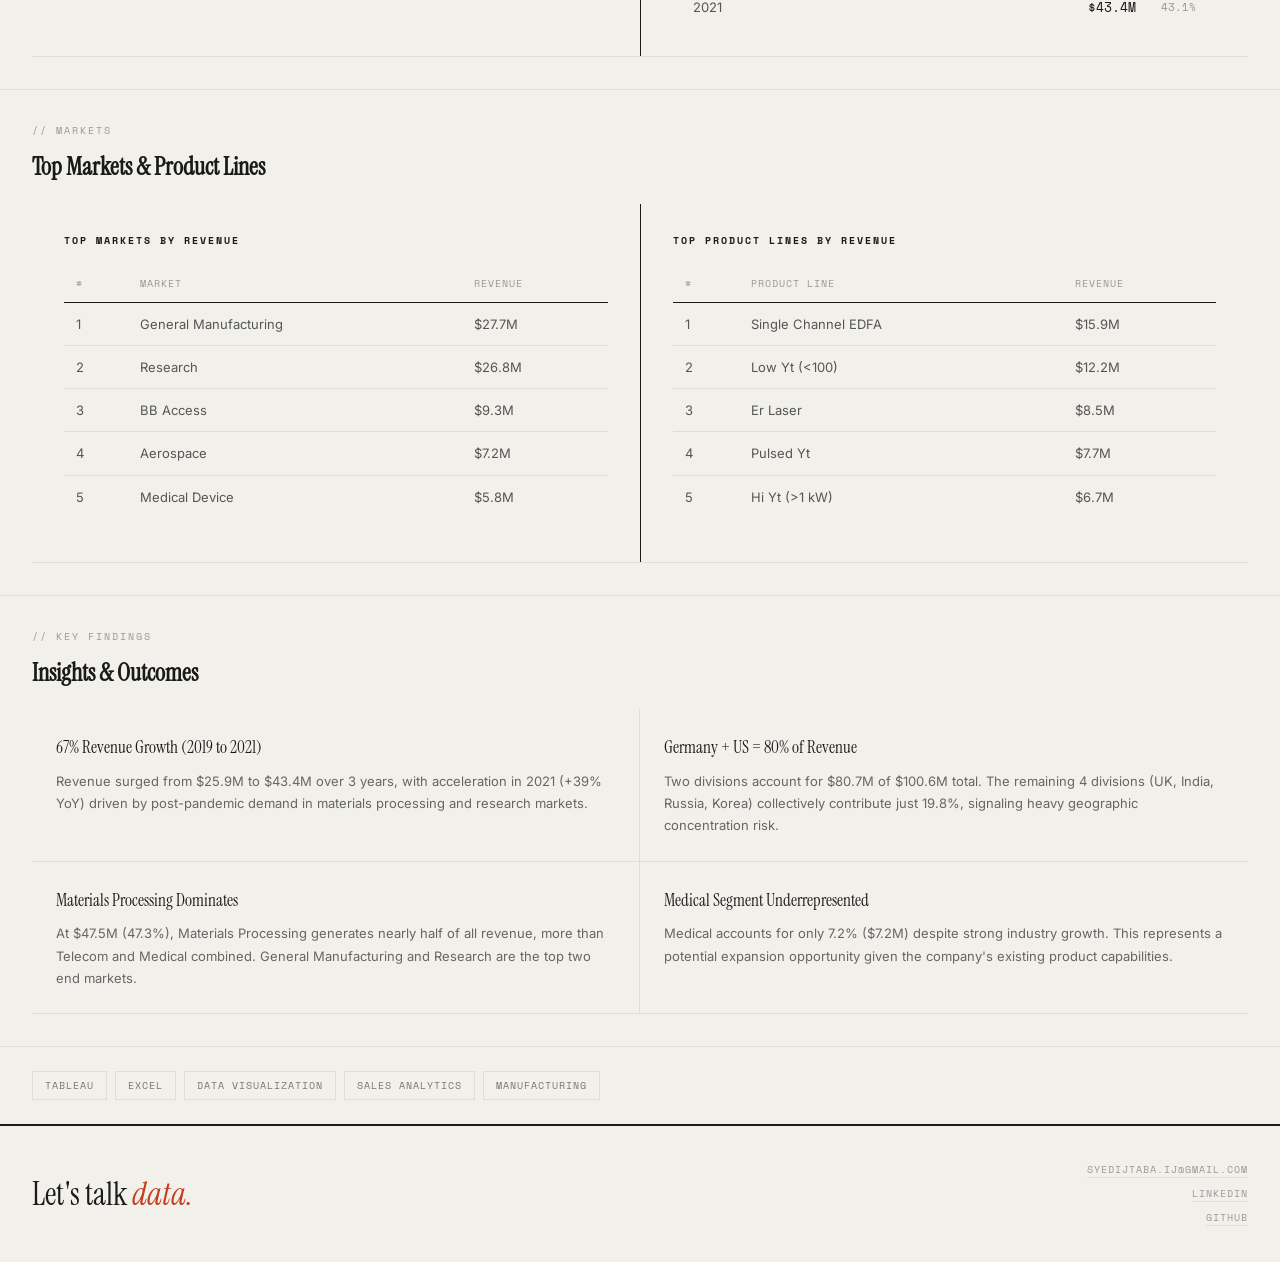
<file: project-manufacturing.html>
<!DOCTYPE html>
<html lang="en">
<head>
  <meta charset="UTF-8">
  <meta name="viewport" content="width=device-width, initial-scale=1.0">
  <title>KAT Manufacturing Dashboard | Syed Jafri</title>
  <link rel="stylesheet" href="style.css">
</head>
<body>

<nav class="nav">
  <a href="index.html" class="nav-name">Syed Jafri</a>
  <div class="nav-links">
    <a href="index.html#process">Process</a>
    <a href="index.html#work">Work</a>
    <a href="index.html#contact">Contact</a>
  </div>
</nav>

<div class="detail-hero">
  <a href="index.html#work" class="detail-back">&larr; All projects</a>
  <h1 class="detail-title">KAT Manufacturing Sales Dashboard</h1>
  <p class="detail-subtitle">Built a 7-worksheet Tableau dashboard analyzing $100.6M in sales revenue across 713 customers, 6 global divisions, and 10+ product lines, tracking quarterly performance from 2019 to 2021 to identify growth drivers and regional sales trends.</p>
  <div class="detail-meta"><span>2024</span><span>Course Project</span></div>
  <div class="detail-tags">
    <span class="detail-tag">Tableau</span>
    <span class="detail-tag">Excel</span>
    <span class="detail-tag">Data Visualization</span>
    <span class="detail-tag">Sales Analytics</span>
    <span class="detail-tag">Manufacturing</span>
  </div>
</div>

<div class="detail-stats-bar">
  <div class="detail-stat"><div class="detail-stat-num">$100.6M</div><div class="detail-stat-label">Total revenue</div></div>
  <div class="detail-stat"><div class="detail-stat-num">7,284</div><div class="detail-stat-label">Sales records</div></div>
  <div class="detail-stat"><div class="detail-stat-num">713</div><div class="detail-stat-label">Customers</div></div>
  <div class="detail-stat"><div class="detail-stat-num">6</div><div class="detail-stat-label">Global divisions</div></div>
  <div class="detail-stat"><div class="detail-stat-num">67%</div><div class="detail-stat-label">3-year growth</div></div>
</div>

<!-- Dashboard -->
<div class="detail-section">
  <div class="detail-section-tag">// Dashboard</div>
  <h2 class="detail-section-title">Tableau Worksheets</h2>
  <div class="phase-grid">
    <div class="phase-item"><div class="phase-label">Sheet 1</div><div class="phase-content"><div class="phase-title">Revenue by Category</div><div class="phase-desc">Broke down $100.6M across 4 categories: Materials Processing leads at 47.3%, followed by Govt/R&D (25.2%) and Telecom (20.4%).</div></div></div>
    <div class="phase-item"><div class="phase-label">Sheet 2</div><div class="phase-content"><div class="phase-title">Revenue by Year</div><div class="phase-desc">Tracked year-over-year growth from $25.9M (2019) to $43.4M (2021): a 67% increase driven by post-pandemic manufacturing demand.</div></div></div>
    <div class="phase-item"><div class="phase-label">Sheet 3</div><div class="phase-content"><div class="phase-title">Sales by Division</div><div class="phase-desc">Compared performance across 6 global divisions: Germany (44.2%), US (36.0%), UK (8.5%), India, Russia, and Korea.</div></div></div>
    <div class="phase-item"><div class="phase-label">Sheet 4</div><div class="phase-content"><div class="phase-title">Geographic Map</div><div class="phase-desc">Revenue concentration visualization highlighting Germany and the US, together accounting for 80.2% of total sales.</div></div></div>
    <div class="phase-item"><div class="phase-label">Sheet 5</div><div class="phase-content"><div class="phase-title">Sales by Product Line</div><div class="phase-desc">Analyzed 10+ product lines: Single Channel EDFA led at $15.9M, followed by Low Yt ($12.2M) and Er Laser ($8.5M).</div></div></div>
    <div class="phase-item"><div class="phase-label">Sheets 6-7</div><div class="phase-content"><div class="phase-title">Top Customers &amp; Quarterly Trends</div><div class="phase-desc">Ranked 713 customers by revenue contribution and analyzed seasonal patterns across 12 quarters revealing consistent growth trajectory.</div></div></div>
  </div>
</div>

<!-- Revenue Breakdown -->
<div class="detail-section">
  <div class="detail-section-tag">// Revenue breakdown</div>
  <h2 class="detail-section-title">Division &amp; Category Performance</h2>
  <div class="detail-columns">
    <div class="detail-col">
      <div class="detail-col-head">Revenue by division</div>
      <div class="stat-row"><span class="stat-name">Germany</span><span class="stat-value">$44.5M</span><span class="stat-pct">44.2%</span></div>
      <div class="stat-row"><span class="stat-name">United States</span><span class="stat-value">$36.2M</span><span class="stat-pct">36.0%</span></div>
      <div class="stat-row"><span class="stat-name">United Kingdom</span><span class="stat-value">$8.5M</span><span class="stat-pct">8.5%</span></div>
      <div class="stat-row"><span class="stat-name">India</span><span class="stat-value">$4.8M</span><span class="stat-pct">4.8%</span></div>
      <div class="stat-row"><span class="stat-name">Russia</span><span class="stat-value">$4.2M</span><span class="stat-pct">4.2%</span></div>
      <div class="stat-row"><span class="stat-name">Korea</span><span class="stat-value">$2.3M</span><span class="stat-pct">2.3%</span></div>
    </div>
    <div class="detail-col-divider"></div>
    <div class="detail-col">
      <div class="detail-col-head">Revenue by category</div>
      <div class="stat-row"><span class="stat-name">Materials Processing</span><span class="stat-value">$47.5M</span><span class="stat-pct">47.3%</span></div>
      <div class="stat-row"><span class="stat-name">Govt / R&amp;D</span><span class="stat-value">$25.3M</span><span class="stat-pct">25.2%</span></div>
      <div class="stat-row"><span class="stat-name">Telecom</span><span class="stat-value">$20.5M</span><span class="stat-pct">20.4%</span></div>
      <div class="stat-row"><span class="stat-name">Medical</span><span class="stat-value">$7.2M</span><span class="stat-pct">7.2%</span></div>
      <div style="height: 16px;"></div>
      <div class="detail-col-head">Revenue by year</div>
      <div class="stat-row"><span class="stat-name">2019</span><span class="stat-value">$25.9M</span><span class="stat-pct">25.8%</span></div>
      <div class="stat-row"><span class="stat-name">2020</span><span class="stat-value">$31.3M</span><span class="stat-pct">31.1%</span></div>
      <div class="stat-row"><span class="stat-name">2021</span><span class="stat-value">$43.4M</span><span class="stat-pct">43.1%</span></div>
    </div>
  </div>
</div>

<!-- Top Markets -->
<div class="detail-section">
  <div class="detail-section-tag">// Markets</div>
  <h2 class="detail-section-title">Top Markets &amp; Product Lines</h2>
  <div class="detail-columns">
    <div class="detail-col">
      <div class="detail-col-head">Top markets by revenue</div>
      <table class="detail-table">
        <thead><tr><th>#</th><th>Market</th><th>Revenue</th></tr></thead>
        <tbody>
          <tr><td>1</td><td>General Manufacturing</td><td>$27.7M</td></tr>
          <tr><td>2</td><td>Research</td><td>$26.8M</td></tr>
          <tr><td>3</td><td>BB Access</td><td>$9.3M</td></tr>
          <tr><td>4</td><td>Aerospace</td><td>$7.2M</td></tr>
          <tr><td>5</td><td>Medical Device</td><td>$5.8M</td></tr>
        </tbody>
      </table>
    </div>
    <div class="detail-col-divider"></div>
    <div class="detail-col">
      <div class="detail-col-head">Top product lines by revenue</div>
      <table class="detail-table">
        <thead><tr><th>#</th><th>Product Line</th><th>Revenue</th></tr></thead>
        <tbody>
          <tr><td>1</td><td>Single Channel EDFA</td><td>$15.9M</td></tr>
          <tr><td>2</td><td>Low Yt (&lt;100)</td><td>$12.2M</td></tr>
          <tr><td>3</td><td>Er Laser</td><td>$8.5M</td></tr>
          <tr><td>4</td><td>Pulsed Yt</td><td>$7.7M</td></tr>
          <tr><td>5</td><td>Hi Yt (&gt;1 kW)</td><td>$6.7M</td></tr>
        </tbody>
      </table>
    </div>
  </div>
</div>

<!-- Key Findings -->
<div class="detail-section">
  <div class="detail-section-tag">// Key findings</div>
  <h2 class="detail-section-title">Insights &amp; Outcomes</h2>
  <div class="insights-grid">
    <div class="insight"><div class="insight-title">67% Revenue Growth (2019 to 2021)</div><div class="insight-text">Revenue surged from $25.9M to $43.4M over 3 years, with acceleration in 2021 (+39% YoY) driven by post-pandemic demand in materials processing and research markets.</div></div>
    <div class="insight"><div class="insight-title">Germany + US = 80% of Revenue</div><div class="insight-text">Two divisions account for $80.7M of $100.6M total. The remaining 4 divisions (UK, India, Russia, Korea) collectively contribute just 19.8%, signaling heavy geographic concentration risk.</div></div>
    <div class="insight"><div class="insight-title">Materials Processing Dominates</div><div class="insight-text">At $47.5M (47.3%), Materials Processing generates nearly half of all revenue, more than Telecom and Medical combined. General Manufacturing and Research are the top two end markets.</div></div>
    <div class="insight"><div class="insight-title">Medical Segment Underrepresented</div><div class="insight-text">Medical accounts for only 7.2% ($7.2M) despite strong industry growth. This represents a potential expansion opportunity given the company's existing product capabilities.</div></div>
  </div>
</div>

<div class="tech-stack">
  <span class="tech-tag">Tableau</span>
  <span class="tech-tag">Excel</span>
  <span class="tech-tag">Data Visualization</span>
  <span class="tech-tag">Sales Analytics</span>
  <span class="tech-tag">Manufacturing</span>
</div>

<footer class="footer">
  <div class="footer-headline">Let's talk <em>data.</em></div>
  <div class="footer-links">
    <a href="mailto:syedijtaba.ij@gmail.com">syedijtaba.ij@gmail.com</a><br>
    <a href="https://linkedin.com/in/ijtabajafri" target="_blank">LinkedIn</a><br>
    <a href="https://github.com/syed-j" target="_blank">GitHub</a>
  </div>
</footer>

</body>
</html>
</file>
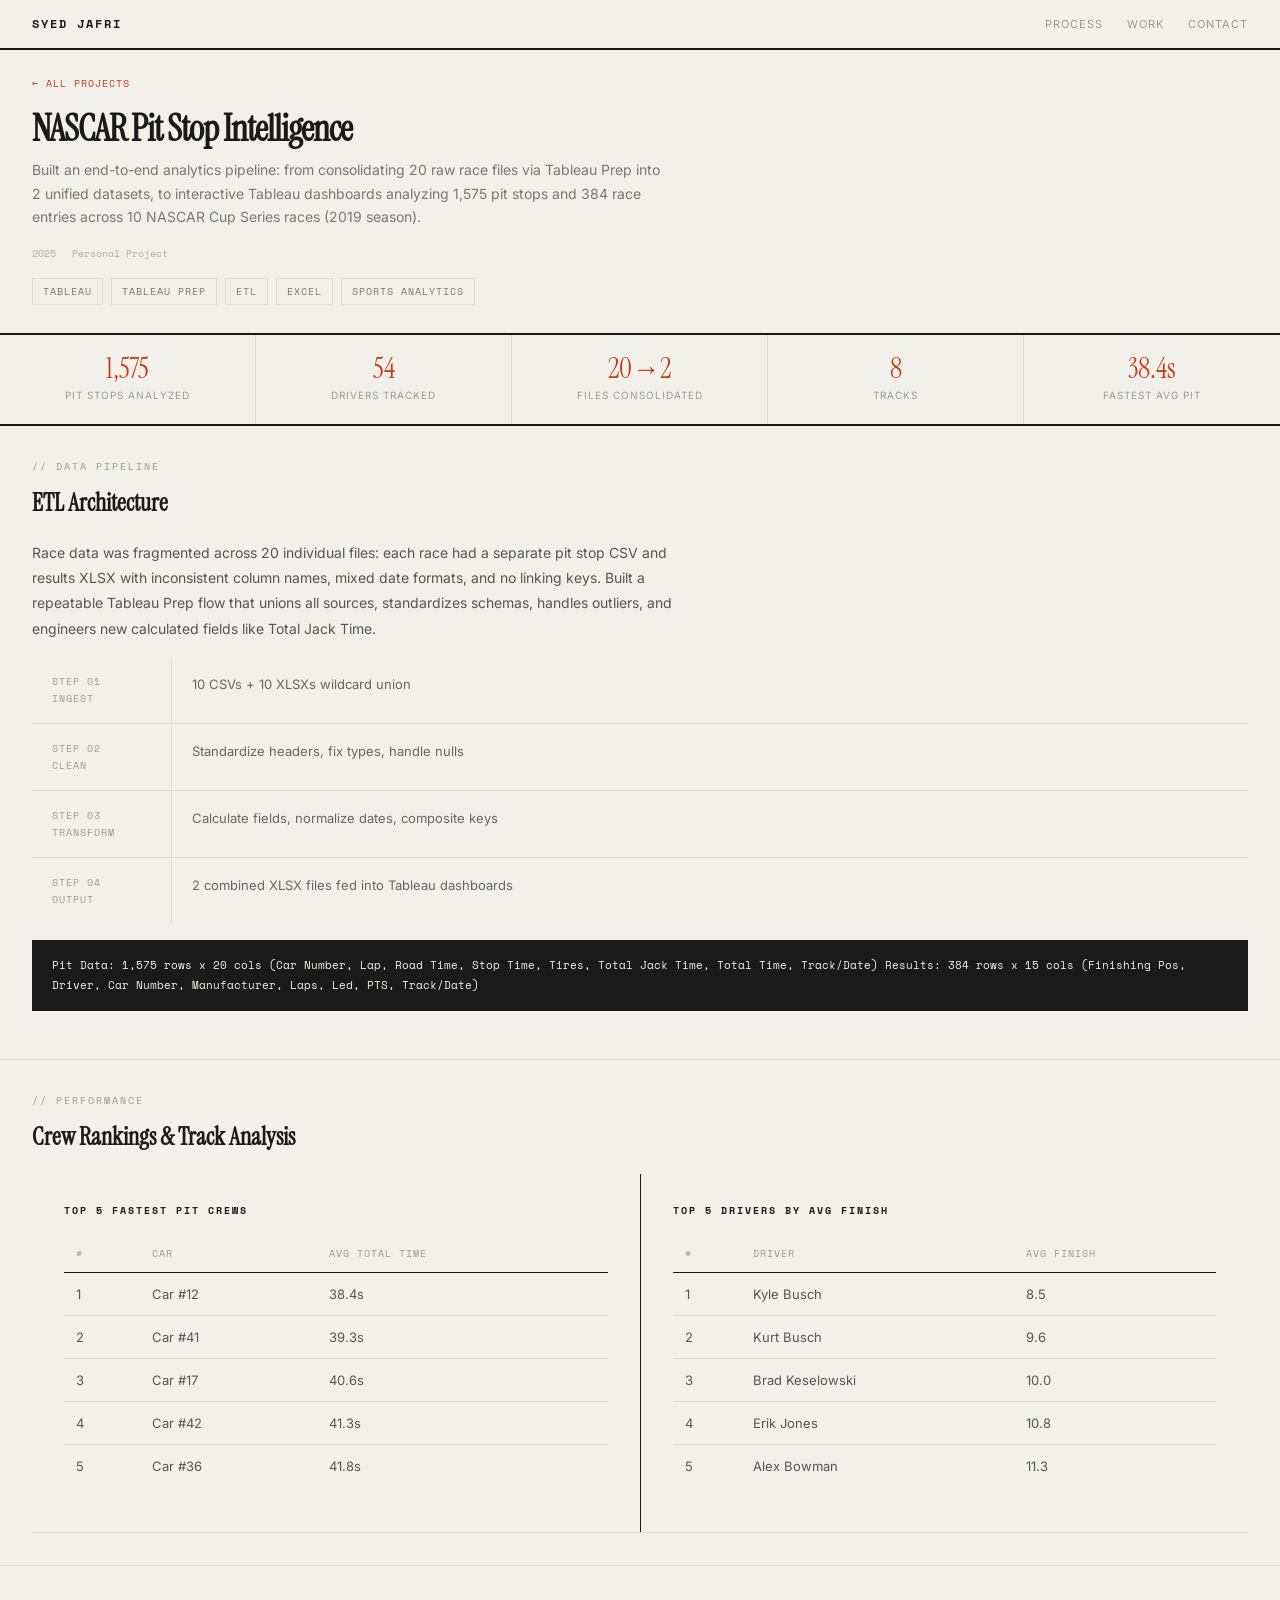
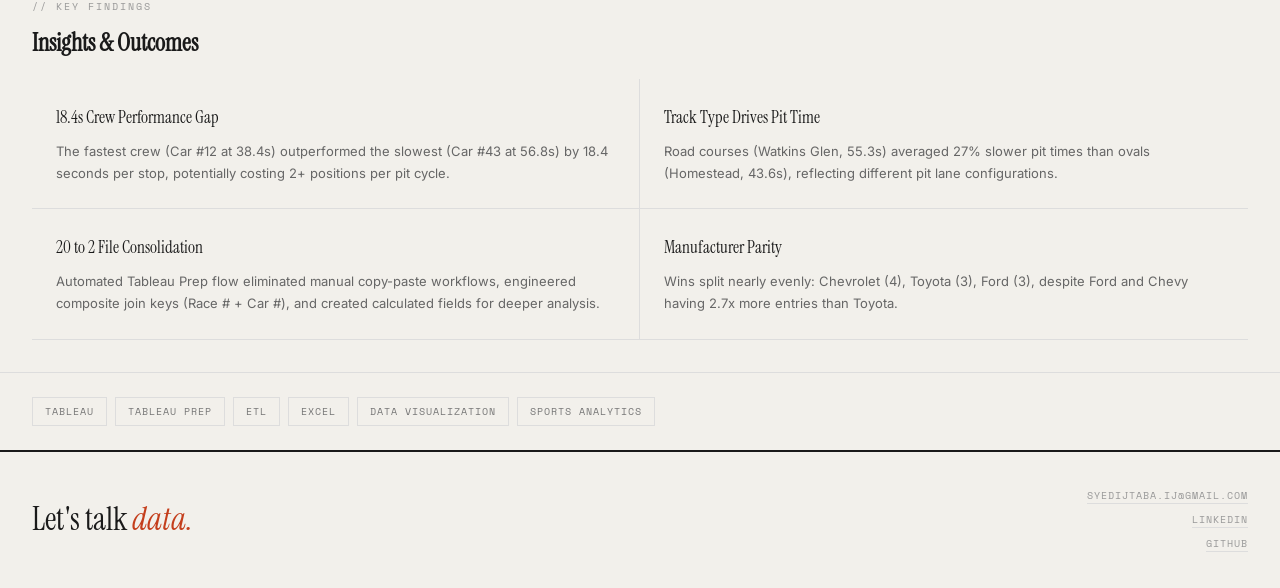
<file: project-nascar.html>
<!DOCTYPE html>
<html lang="en">
<head>
  <meta charset="UTF-8">
  <meta name="viewport" content="width=device-width, initial-scale=1.0">
  <title>NASCAR Pit Stop Intelligence | Syed Jafri</title>
  <link rel="stylesheet" href="style.css">
</head>
<body>

<nav class="nav">
  <a href="index.html" class="nav-name">Syed Jafri</a>
  <div class="nav-links">
    <a href="index.html#process">Process</a>
    <a href="index.html#work">Work</a>
    <a href="index.html#contact">Contact</a>
  </div>
</nav>

<div class="detail-hero">
  <a href="index.html#work" class="detail-back">&larr; All projects</a>
  <h1 class="detail-title">NASCAR Pit Stop Intelligence</h1>
  <p class="detail-subtitle">Built an end-to-end analytics pipeline: from consolidating 20 raw race files via Tableau Prep into 2 unified datasets, to interactive Tableau dashboards analyzing 1,575 pit stops and 384 race entries across 10 NASCAR Cup Series races (2019 season).</p>
  <div class="detail-meta"><span>2025</span><span>Personal Project</span></div>
  <div class="detail-tags">
    <span class="detail-tag">Tableau</span>
    <span class="detail-tag">Tableau Prep</span>
    <span class="detail-tag">ETL</span>
    <span class="detail-tag">Excel</span>
    <span class="detail-tag">Sports Analytics</span>
  </div>
</div>

<div class="detail-stats-bar">
  <div class="detail-stat"><div class="detail-stat-num">1,575</div><div class="detail-stat-label">Pit stops analyzed</div></div>
  <div class="detail-stat"><div class="detail-stat-num">54</div><div class="detail-stat-label">Drivers tracked</div></div>
  <div class="detail-stat"><div class="detail-stat-num">20&rarr;2</div><div class="detail-stat-label">Files consolidated</div></div>
  <div class="detail-stat"><div class="detail-stat-num">8</div><div class="detail-stat-label">Tracks</div></div>
  <div class="detail-stat"><div class="detail-stat-num">38.4s</div><div class="detail-stat-label">Fastest avg pit</div></div>
</div>

<!-- ETL -->
<div class="detail-section">
  <div class="detail-section-tag">// Data pipeline</div>
  <h2 class="detail-section-title">ETL Architecture</h2>
  <p>Race data was fragmented across 20 individual files: each race had a separate pit stop CSV and results XLSX with inconsistent column names, mixed date formats, and no linking keys. Built a repeatable Tableau Prep flow that unions all sources, standardizes schemas, handles outliers, and engineers new calculated fields like Total Jack Time.</p>
  <div class="phase-grid">
    <div class="phase-item"><div class="phase-label">Step 01<br>Ingest</div><div class="phase-content"><div class="phase-desc">10 CSVs + 10 XLSXs wildcard union</div></div></div>
    <div class="phase-item"><div class="phase-label">Step 02<br>Clean</div><div class="phase-content"><div class="phase-desc">Standardize headers, fix types, handle nulls</div></div></div>
    <div class="phase-item"><div class="phase-label">Step 03<br>Transform</div><div class="phase-content"><div class="phase-desc">Calculate fields, normalize dates, composite keys</div></div></div>
    <div class="phase-item"><div class="phase-label">Step 04<br>Output</div><div class="phase-content"><div class="phase-desc">2 combined XLSX files fed into Tableau dashboards</div></div></div>
  </div>
  <div class="code-block">Pit Data: 1,575 rows x 20 cols (Car Number, Lap, Road Time, Stop Time, Tires, Total Jack Time, Total Time, Track/Date)
Results:    384 rows x 15 cols (Finishing Pos, Driver, Car Number, Manufacturer, Laps, Led, PTS, Track/Date)</div>
</div>

<!-- Performance -->
<div class="detail-section">
  <div class="detail-section-tag">// Performance</div>
  <h2 class="detail-section-title">Crew Rankings &amp; Track Analysis</h2>
  <div class="detail-columns">
    <div class="detail-col">
      <div class="detail-col-head">Top 5 fastest pit crews</div>
      <table class="detail-table">
        <thead><tr><th>#</th><th>Car</th><th>Avg total time</th></tr></thead>
        <tbody>
          <tr><td>1</td><td>Car #12</td><td>38.4s</td></tr>
          <tr><td>2</td><td>Car #41</td><td>39.3s</td></tr>
          <tr><td>3</td><td>Car #17</td><td>40.6s</td></tr>
          <tr><td>4</td><td>Car #42</td><td>41.3s</td></tr>
          <tr><td>5</td><td>Car #36</td><td>41.8s</td></tr>
        </tbody>
      </table>
    </div>
    <div class="detail-col-divider"></div>
    <div class="detail-col">
      <div class="detail-col-head">Top 5 drivers by avg finish</div>
      <table class="detail-table">
        <thead><tr><th>#</th><th>Driver</th><th>Avg finish</th></tr></thead>
        <tbody>
          <tr><td>1</td><td>Kyle Busch</td><td>8.5</td></tr>
          <tr><td>2</td><td>Kurt Busch</td><td>9.6</td></tr>
          <tr><td>3</td><td>Brad Keselowski</td><td>10.0</td></tr>
          <tr><td>4</td><td>Erik Jones</td><td>10.8</td></tr>
          <tr><td>5</td><td>Alex Bowman</td><td>11.3</td></tr>
        </tbody>
      </table>
    </div>
  </div>
</div>

<!-- Insights -->
<div class="detail-section">
  <div class="detail-section-tag">// Key findings</div>
  <h2 class="detail-section-title">Insights &amp; Outcomes</h2>
  <div class="insights-grid">
    <div class="insight"><div class="insight-title">18.4s Crew Performance Gap</div><div class="insight-text">The fastest crew (Car #12 at 38.4s) outperformed the slowest (Car #43 at 56.8s) by 18.4 seconds per stop, potentially costing 2+ positions per pit cycle.</div></div>
    <div class="insight"><div class="insight-title">Track Type Drives Pit Time</div><div class="insight-text">Road courses (Watkins Glen, 55.3s) averaged 27% slower pit times than ovals (Homestead, 43.6s), reflecting different pit lane configurations.</div></div>
    <div class="insight"><div class="insight-title">20 to 2 File Consolidation</div><div class="insight-text">Automated Tableau Prep flow eliminated manual copy-paste workflows, engineered composite join keys (Race # + Car #), and created calculated fields for deeper analysis.</div></div>
    <div class="insight"><div class="insight-title">Manufacturer Parity</div><div class="insight-text">Wins split nearly evenly: Chevrolet (4), Toyota (3), Ford (3), despite Ford and Chevy having 2.7x more entries than Toyota.</div></div>
  </div>
</div>

<div class="tech-stack">
  <span class="tech-tag">Tableau</span>
  <span class="tech-tag">Tableau Prep</span>
  <span class="tech-tag">ETL</span>
  <span class="tech-tag">Excel</span>
  <span class="tech-tag">Data Visualization</span>
  <span class="tech-tag">Sports Analytics</span>
</div>

<footer class="footer">
  <div class="footer-headline">Let's talk <em>data.</em></div>
  <div class="footer-links">
    <a href="mailto:syedijtaba.ij@gmail.com">syedijtaba.ij@gmail.com</a><br>
    <a href="https://linkedin.com/in/ijtabajafri" target="_blank">LinkedIn</a><br>
    <a href="https://github.com/syed-j" target="_blank">GitHub</a>
  </div>
</footer>

</body>
</html>
</file>
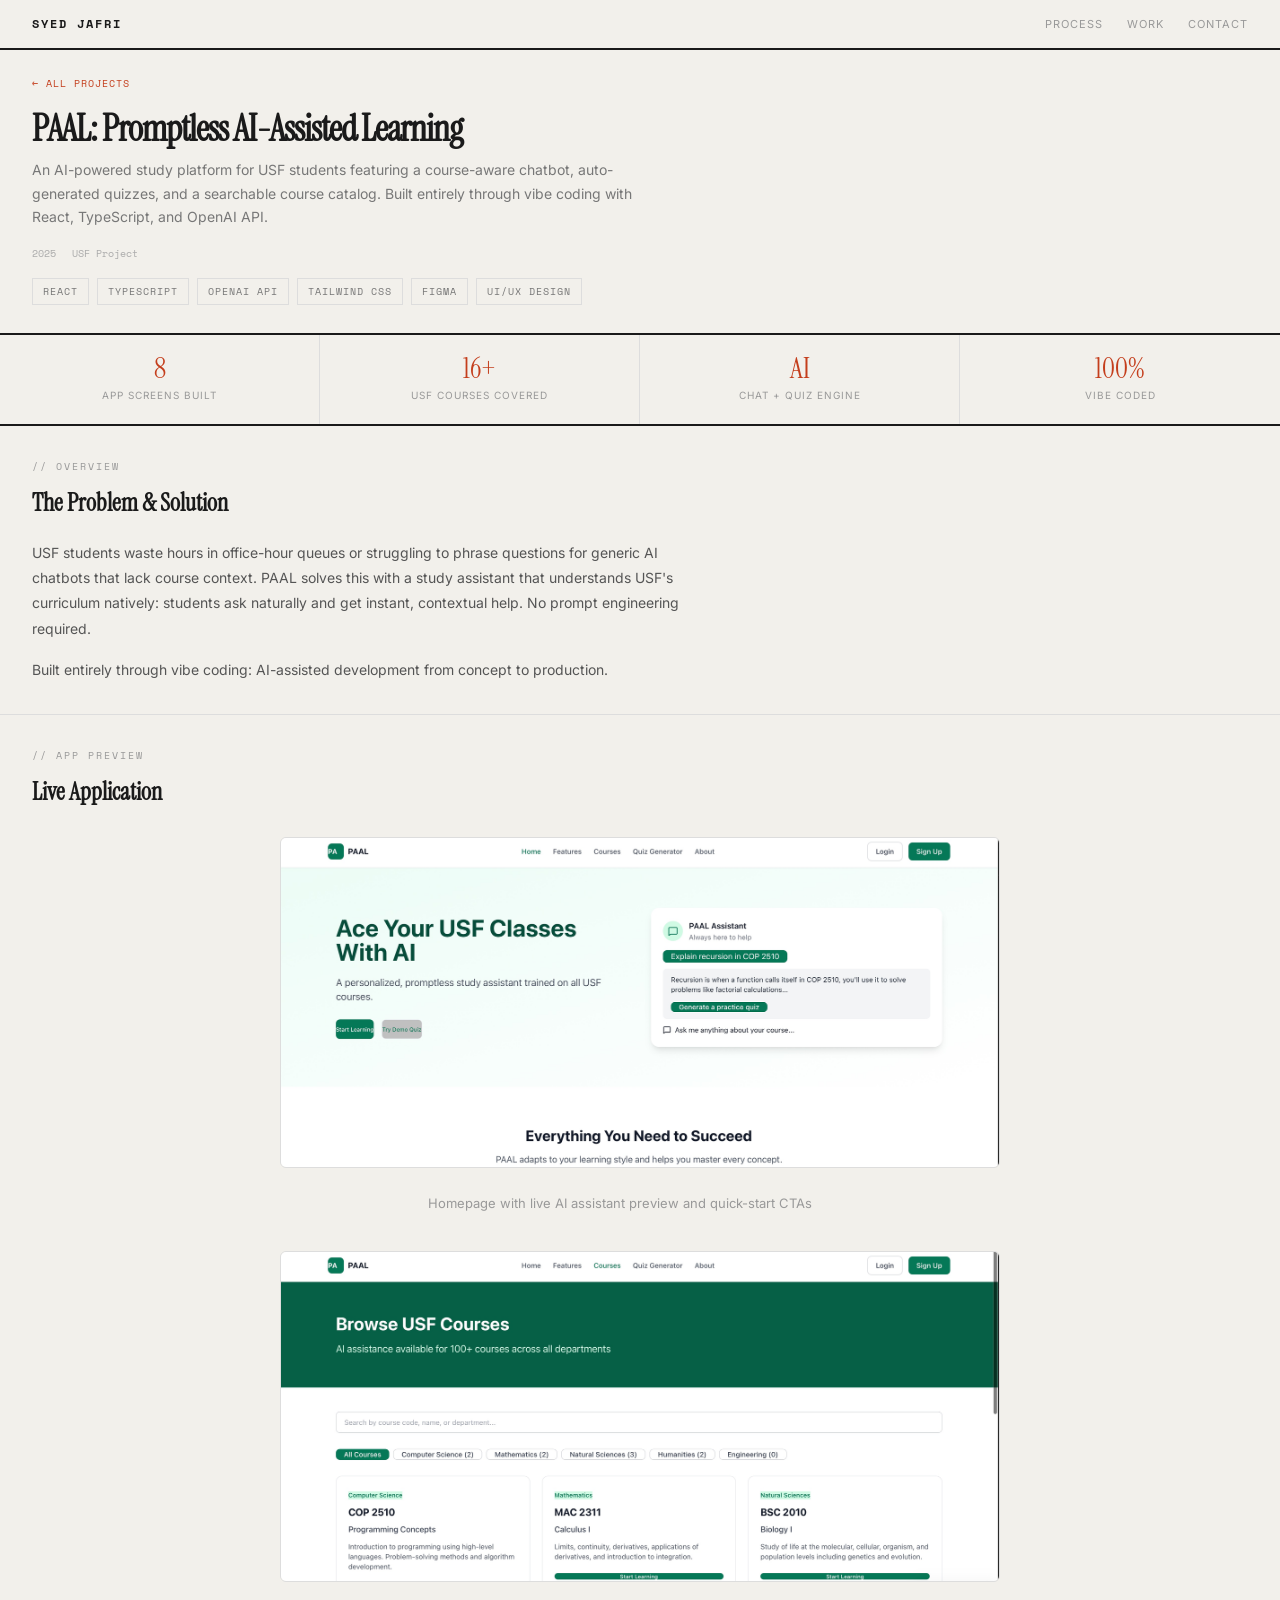
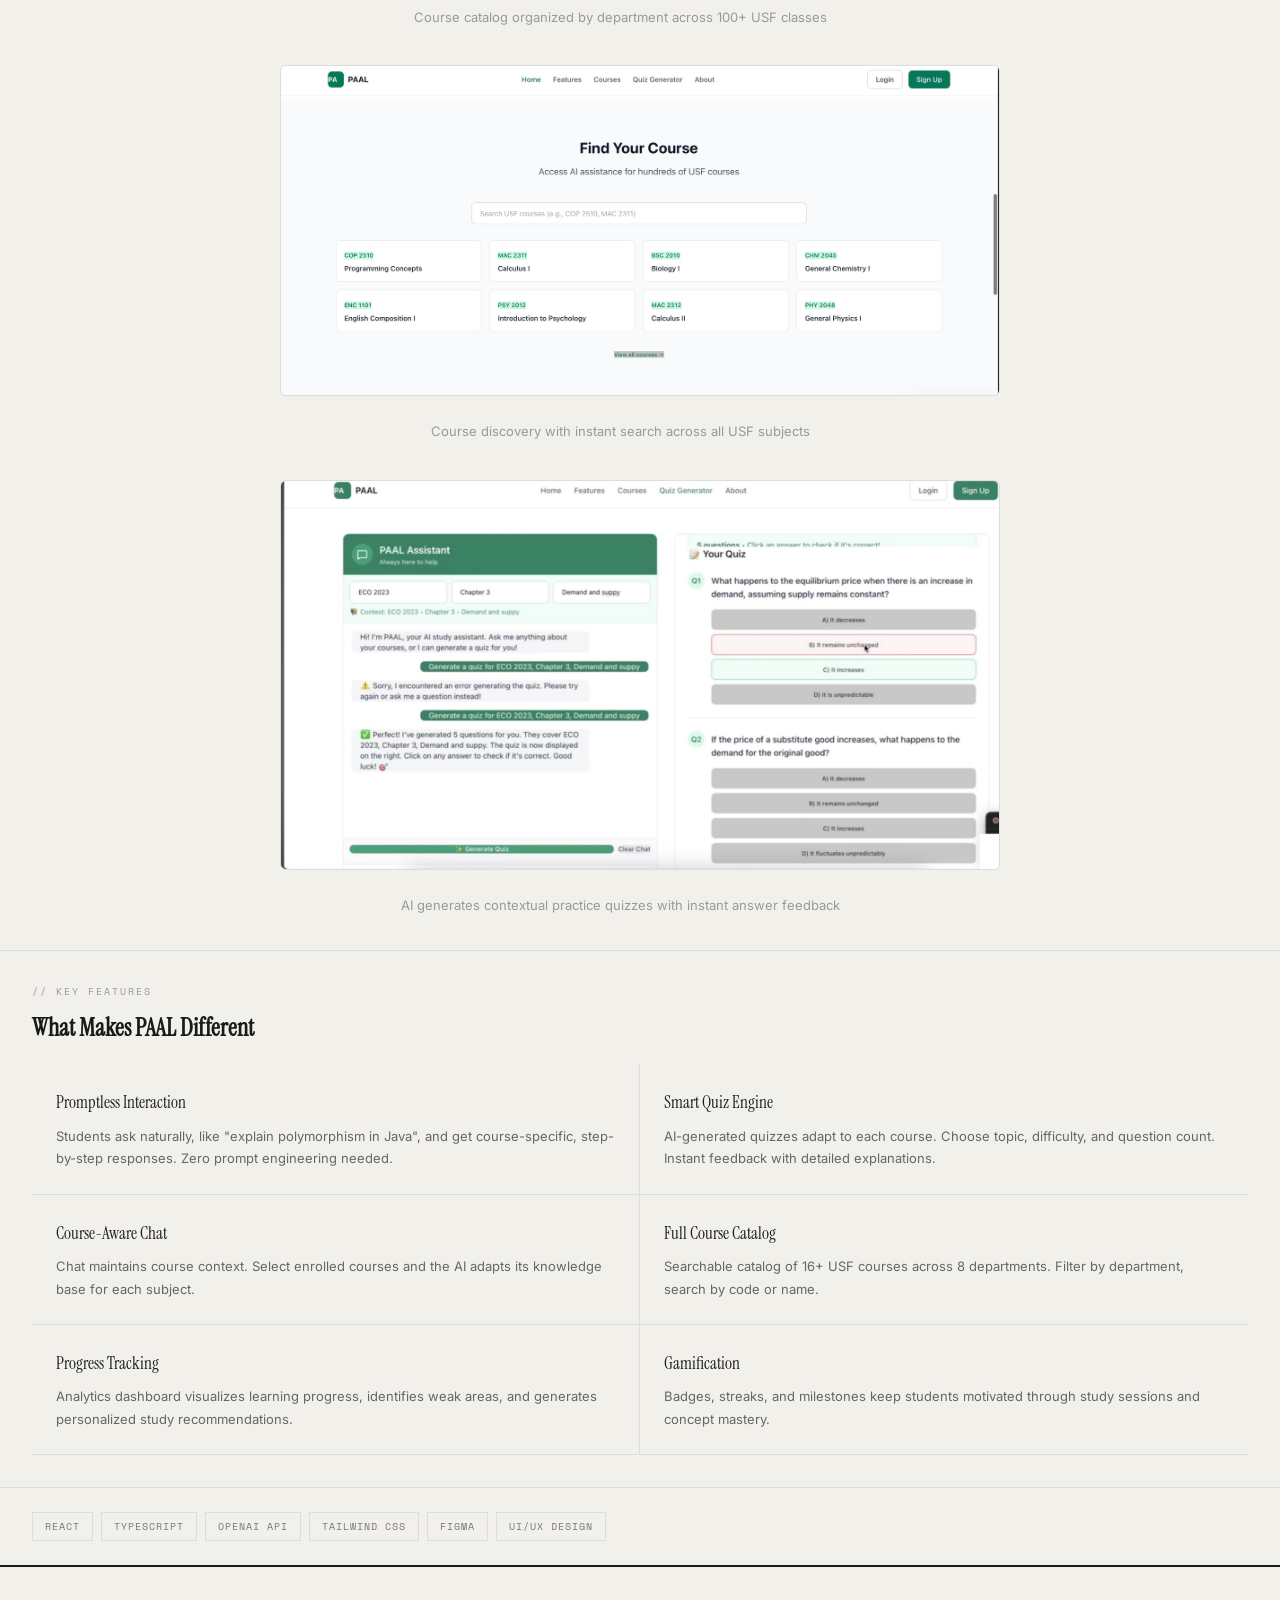
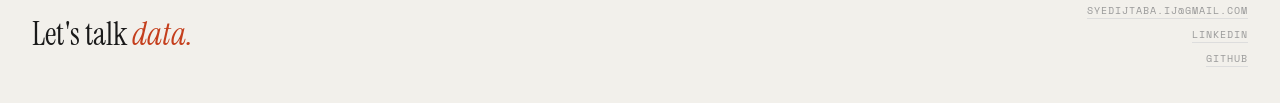
<file: project-paal.html>
<!DOCTYPE html>
<html lang="en">
<head>
  <meta charset="UTF-8">
  <meta name="viewport" content="width=device-width, initial-scale=1.0">
  <title>PAAL: AI Learning Platform | Syed Jafri</title>
  <link rel="stylesheet" href="style.css">
</head>
<body>

<nav class="nav">
  <a href="index.html" class="nav-name">Syed Jafri</a>
  <div class="nav-links">
    <a href="index.html#process">Process</a>
    <a href="index.html#work">Work</a>
    <a href="index.html#contact">Contact</a>
  </div>
</nav>

<div class="detail-hero">
  <a href="index.html#work" class="detail-back">&larr; All projects</a>
  <h1 class="detail-title">PAAL: Promptless AI-Assisted Learning</h1>
  <p class="detail-subtitle">An AI-powered study platform for USF students featuring a course-aware chatbot, auto-generated quizzes, and a searchable course catalog. Built entirely through vibe coding with React, TypeScript, and OpenAI API.</p>
  <div class="detail-meta"><span>2025</span><span>USF Project</span></div>
  <div class="detail-tags">
    <span class="detail-tag">React</span>
    <span class="detail-tag">TypeScript</span>
    <span class="detail-tag">OpenAI API</span>
    <span class="detail-tag">Tailwind CSS</span>
    <span class="detail-tag">Figma</span>
    <span class="detail-tag">UI/UX Design</span>
  </div>
</div>

<div class="detail-stats-bar">
  <div class="detail-stat"><div class="detail-stat-num">8</div><div class="detail-stat-label">App screens built</div></div>
  <div class="detail-stat"><div class="detail-stat-num">16+</div><div class="detail-stat-label">USF courses covered</div></div>
  <div class="detail-stat"><div class="detail-stat-num">AI</div><div class="detail-stat-label">Chat + quiz engine</div></div>
  <div class="detail-stat"><div class="detail-stat-num">100%</div><div class="detail-stat-label">Vibe coded</div></div>
</div>

<div class="detail-section">
  <div class="detail-section-tag">// Overview</div>
  <h2 class="detail-section-title">The Problem &amp; Solution</h2>
  <p>USF students waste hours in office-hour queues or struggling to phrase questions for generic AI chatbots that lack course context. PAAL solves this with a study assistant that understands USF's curriculum natively: students ask naturally and get instant, contextual help. No prompt engineering required.</p>
  <p>Built entirely through vibe coding: AI-assisted development from concept to production.</p>
</div>

<div class="detail-section">
  <div class="detail-section-tag">// App preview</div>
  <h2 class="detail-section-title">Live Application</h2>

  <div style="max-width: 720px; margin: 0 auto 36px auto; text-align: center;">
    <img class="detail-image" src="paal-homepage.png" alt="PAAL homepage with AI assistant preview" style="width: 100%; height: auto; display: block;">
    <p style="color: var(--faint); font-size: 13px; margin: 10px 0 0 0;">Homepage with live AI assistant preview and quick-start CTAs</p>
  </div>

  <div style="max-width: 720px; margin: 0 auto 36px auto; text-align: center;">
    <img class="detail-image" src="paal-courses.png" alt="USF course catalog with department filters" style="width: 100%; height: auto; display: block;">
    <p style="color: var(--faint); font-size: 13px; margin: 10px 0 0 0;">Course catalog organized by department across 100+ USF classes</p>
  </div>

  <div style="max-width: 720px; margin: 0 auto 36px auto; text-align: center;">
    <img class="detail-image" src="paal-search.png" alt="Course discovery interface" style="width: 100%; height: auto; display: block;">
    <p style="color: var(--faint); font-size: 13px; margin: 10px 0 0 0;">Course discovery with instant search across all USF subjects</p>
  </div>

  <div style="max-width: 720px; margin: 0 auto; text-align: center;">
    <img class="detail-image" src="paal-quiz.png" alt="AI-generated quiz interface" style="width: 100%; height: auto; display: block;">
    <p style="color: var(--faint); font-size: 13px; margin: 10px 0 0 0;">AI generates contextual practice quizzes with instant answer feedback</p>
  </div>
</div>

<div class="detail-section">
  <div class="detail-section-tag">// Key features</div>
  <h2 class="detail-section-title">What Makes PAAL Different</h2>
  <div class="insights-grid">
    <div class="insight">
      <div class="insight-title">Promptless Interaction</div>
      <div class="insight-text">Students ask naturally, like "explain polymorphism in Java", and get course-specific, step-by-step responses. Zero prompt engineering needed.</div>
    </div>
    <div class="insight">
      <div class="insight-title">Smart Quiz Engine</div>
      <div class="insight-text">AI-generated quizzes adapt to each course. Choose topic, difficulty, and question count. Instant feedback with detailed explanations.</div>
    </div>
    <div class="insight">
      <div class="insight-title">Course-Aware Chat</div>
      <div class="insight-text">Chat maintains course context. Select enrolled courses and the AI adapts its knowledge base for each subject.</div>
    </div>
    <div class="insight">
      <div class="insight-title">Full Course Catalog</div>
      <div class="insight-text">Searchable catalog of 16+ USF courses across 8 departments. Filter by department, search by code or name.</div>
    </div>
    <div class="insight">
      <div class="insight-title">Progress Tracking</div>
      <div class="insight-text">Analytics dashboard visualizes learning progress, identifies weak areas, and generates personalized study recommendations.</div>
    </div>
    <div class="insight">
      <div class="insight-title">Gamification</div>
      <div class="insight-text">Badges, streaks, and milestones keep students motivated through study sessions and concept mastery.</div>
    </div>
  </div>
</div>

<div class="tech-stack">
  <span class="tech-tag">React</span>
  <span class="tech-tag">TypeScript</span>
  <span class="tech-tag">OpenAI API</span>
  <span class="tech-tag">Tailwind CSS</span>
  <span class="tech-tag">Figma</span>
  <span class="tech-tag">UI/UX Design</span>
</div>

<footer class="footer">
  <div class="footer-headline">Let's talk <em>data.</em></div>
  <div class="footer-links">
    <a href="mailto:syedijtaba.ij@gmail.com">syedijtaba.ij@gmail.com</a><br>
    <a href="https://linkedin.com/in/ijtabajafri" target="_blank">LinkedIn</a><br>
    <a href="https://github.com/syed-j" target="_blank">GitHub</a>
  </div>
</footer>

</body>
</html>
</file>
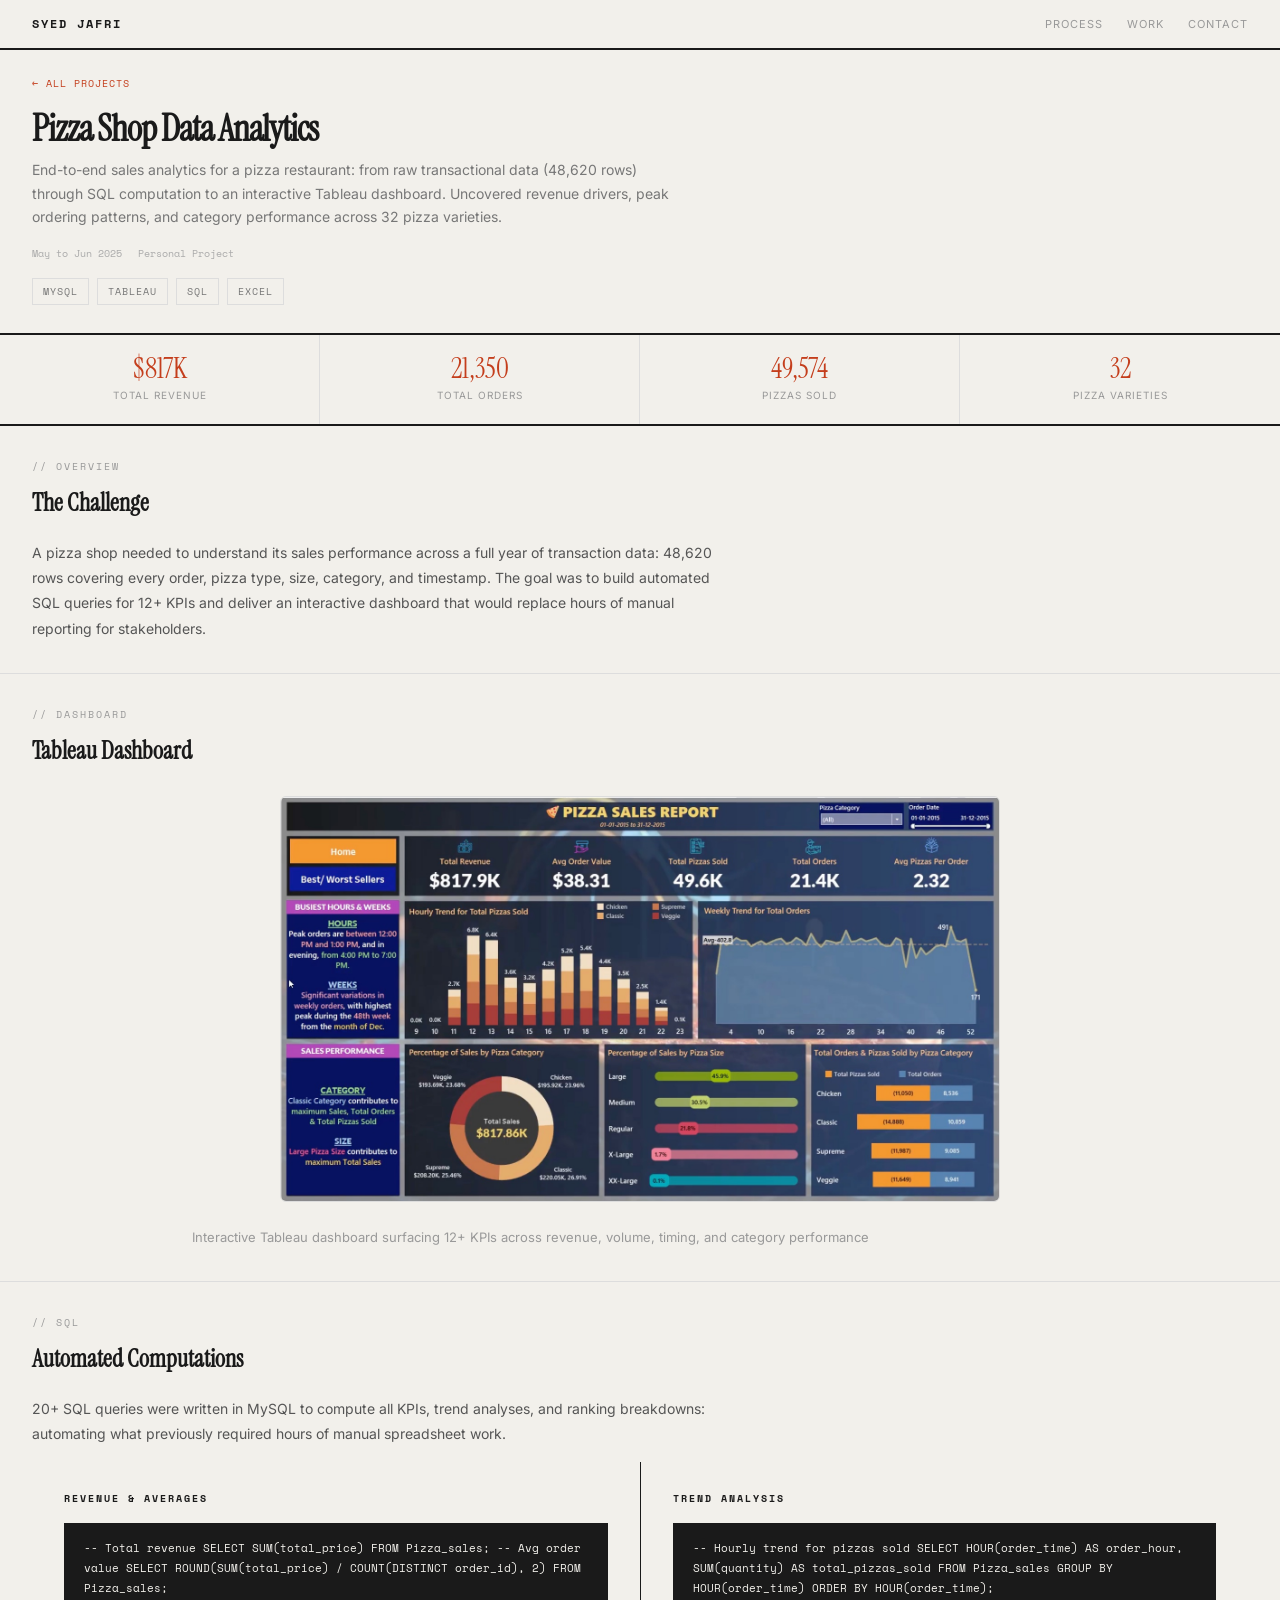
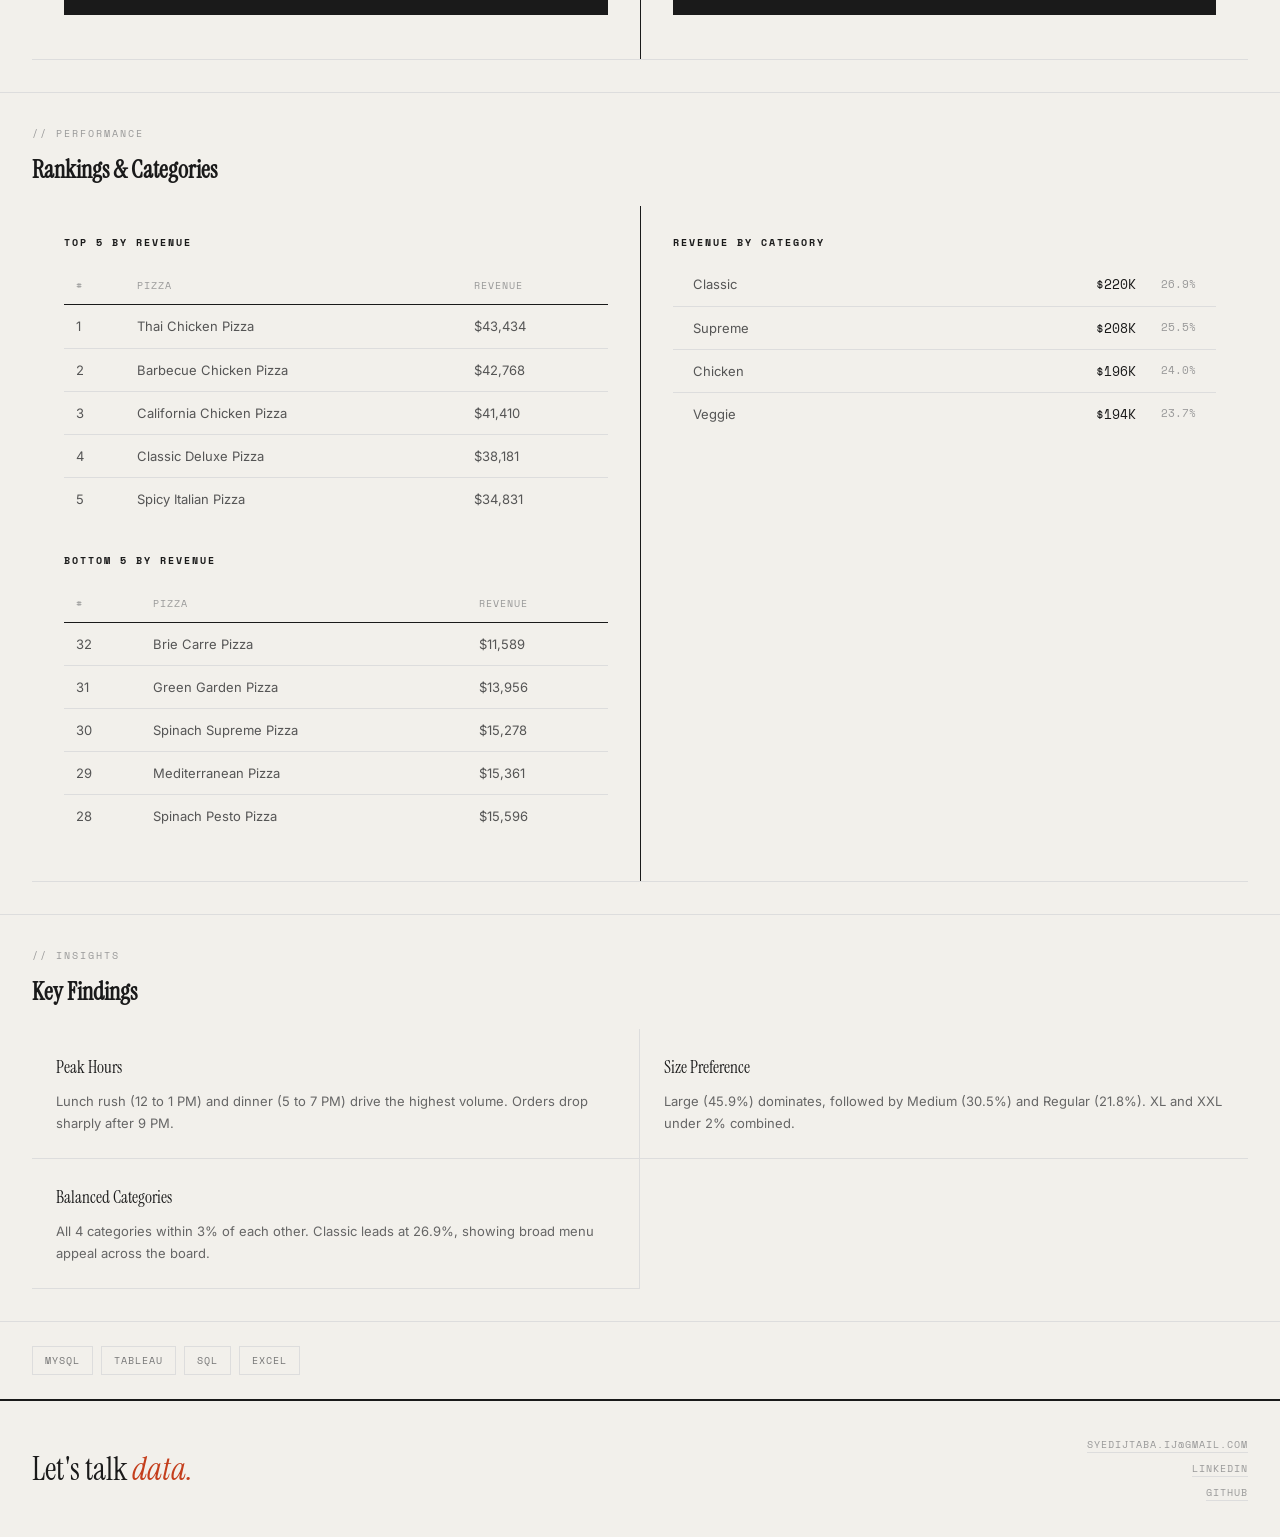
<file: project-pizza.html>
<!DOCTYPE html>
<html lang="en">
<head>
  <meta charset="UTF-8">
  <meta name="viewport" content="width=device-width, initial-scale=1.0">
  <title>Pizza Shop Analytics | Syed Jafri</title>
  <link rel="stylesheet" href="style.css">
</head>
<body>

<nav class="nav">
  <a href="index.html" class="nav-name">Syed Jafri</a>
  <div class="nav-links">
    <a href="index.html#process">Process</a>
    <a href="index.html#work">Work</a>
    <a href="index.html#contact">Contact</a>
  </div>
</nav>

<div class="detail-hero">
  <a href="index.html#work" class="detail-back">&larr; All projects</a>
  <h1 class="detail-title">Pizza Shop Data Analytics</h1>
  <p class="detail-subtitle">End-to-end sales analytics for a pizza restaurant: from raw transactional data (48,620 rows) through SQL computation to an interactive Tableau dashboard. Uncovered revenue drivers, peak ordering patterns, and category performance across 32 pizza varieties.</p>
  <div class="detail-meta"><span>May to Jun 2025</span><span>Personal Project</span></div>
  <div class="detail-tags">
    <span class="detail-tag">MySQL</span>
    <span class="detail-tag">Tableau</span>
    <span class="detail-tag">SQL</span>
    <span class="detail-tag">Excel</span>
  </div>
</div>

<div class="detail-stats-bar">
  <div class="detail-stat"><div class="detail-stat-num">$817K</div><div class="detail-stat-label">Total revenue</div></div>
  <div class="detail-stat"><div class="detail-stat-num">21,350</div><div class="detail-stat-label">Total orders</div></div>
  <div class="detail-stat"><div class="detail-stat-num">49,574</div><div class="detail-stat-label">Pizzas sold</div></div>
  <div class="detail-stat"><div class="detail-stat-num">32</div><div class="detail-stat-label">Pizza varieties</div></div>
</div>

<div class="detail-section">
  <div class="detail-section-tag">// Overview</div>
  <h2 class="detail-section-title">The Challenge</h2>
  <p>A pizza shop needed to understand its sales performance across a full year of transaction data: 48,620 rows covering every order, pizza type, size, category, and timestamp. The goal was to build automated SQL queries for 12+ KPIs and deliver an interactive dashboard that would replace hours of manual reporting for stakeholders.</p>
</div>

<div class="detail-section">
  <div class="detail-section-tag">// Dashboard</div>
  <h2 class="detail-section-title">Tableau Dashboard</h2>

  <div style="max-width: 900px; margin: 0 auto; text-align: center;">
    <img class="detail-image" src="pizza-dashboard.png" alt="Pizza Sales Tableau Dashboard showing KPIs, hourly and weekly trends, sales by category and size" style="width: 100%; height: auto; display: block;">
    <p style="color: var(--faint); font-size: 13px; margin: 10px 0 0 0;">Interactive Tableau dashboard surfacing 12+ KPIs across revenue, volume, timing, and category performance</p>
  </div>
</div>

<div class="detail-section">
  <div class="detail-section-tag">// SQL</div>
  <h2 class="detail-section-title">Automated Computations</h2>
  <p>20+ SQL queries were written in MySQL to compute all KPIs, trend analyses, and ranking breakdowns: automating what previously required hours of manual spreadsheet work.</p>
  <div class="detail-columns">
    <div class="detail-col">
      <div class="detail-col-head">Revenue &amp; averages</div>
      <div class="code-block">-- Total revenue
SELECT SUM(total_price)
FROM Pizza_sales;

-- Avg order value
SELECT ROUND(SUM(total_price)
  / COUNT(DISTINCT order_id), 2)
FROM Pizza_sales;</div>
    </div>
    <div class="detail-col-divider"></div>
    <div class="detail-col">
      <div class="detail-col-head">Trend analysis</div>
      <div class="code-block">-- Hourly trend for pizzas sold
SELECT HOUR(order_time) AS order_hour,
  SUM(quantity) AS total_pizzas_sold
FROM Pizza_sales
GROUP BY HOUR(order_time)
ORDER BY HOUR(order_time);</div>
    </div>
  </div>
</div>

<div class="detail-section">
  <div class="detail-section-tag">// Performance</div>
  <h2 class="detail-section-title">Rankings &amp; Categories</h2>
  <div class="detail-columns">
    <div class="detail-col">
      <div class="detail-col-head">Top 5 by revenue</div>
      <table class="detail-table">
        <thead><tr><th>#</th><th>Pizza</th><th>Revenue</th></tr></thead>
        <tbody>
          <tr><td>1</td><td>Thai Chicken Pizza</td><td>$43,434</td></tr>
          <tr><td>2</td><td>Barbecue Chicken Pizza</td><td>$42,768</td></tr>
          <tr><td>3</td><td>California Chicken Pizza</td><td>$41,410</td></tr>
          <tr><td>4</td><td>Classic Deluxe Pizza</td><td>$38,181</td></tr>
          <tr><td>5</td><td>Spicy Italian Pizza</td><td>$34,831</td></tr>
        </tbody>
      </table>
      <div style="height:16px"></div>
      <div class="detail-col-head">Bottom 5 by revenue</div>
      <table class="detail-table">
        <thead><tr><th>#</th><th>Pizza</th><th>Revenue</th></tr></thead>
        <tbody>
          <tr><td>32</td><td>Brie Carre Pizza</td><td>$11,589</td></tr>
          <tr><td>31</td><td>Green Garden Pizza</td><td>$13,956</td></tr>
          <tr><td>30</td><td>Spinach Supreme Pizza</td><td>$15,278</td></tr>
          <tr><td>29</td><td>Mediterranean Pizza</td><td>$15,361</td></tr>
          <tr><td>28</td><td>Spinach Pesto Pizza</td><td>$15,596</td></tr>
        </tbody>
      </table>
    </div>
    <div class="detail-col-divider"></div>
    <div class="detail-col">
      <div class="detail-col-head">Revenue by category</div>
      <div class="stat-row"><span class="stat-name">Classic</span><span class="stat-value">$220K</span><span class="stat-pct">26.9%</span></div>
      <div class="stat-row"><span class="stat-name">Supreme</span><span class="stat-value">$208K</span><span class="stat-pct">25.5%</span></div>
      <div class="stat-row"><span class="stat-name">Chicken</span><span class="stat-value">$196K</span><span class="stat-pct">24.0%</span></div>
      <div class="stat-row"><span class="stat-name">Veggie</span><span class="stat-value">$194K</span><span class="stat-pct">23.7%</span></div>
    </div>
  </div>
</div>

<div class="detail-section">
  <div class="detail-section-tag">// Insights</div>
  <h2 class="detail-section-title">Key Findings</h2>
  <div class="insights-grid">
    <div class="insight"><div class="insight-title">Peak Hours</div><div class="insight-text">Lunch rush (12 to 1 PM) and dinner (5 to 7 PM) drive the highest volume. Orders drop sharply after 9 PM.</div></div>
    <div class="insight"><div class="insight-title">Size Preference</div><div class="insight-text">Large (45.9%) dominates, followed by Medium (30.5%) and Regular (21.8%). XL and XXL under 2% combined.</div></div>
    <div class="insight"><div class="insight-title">Balanced Categories</div><div class="insight-text">All 4 categories within 3% of each other. Classic leads at 26.9%, showing broad menu appeal across the board.</div></div>
  </div>
</div>

<div class="tech-stack">
  <span class="tech-tag">MySQL</span>
  <span class="tech-tag">Tableau</span>
  <span class="tech-tag">SQL</span>
  <span class="tech-tag">Excel</span>
</div>

<footer class="footer">
  <div class="footer-headline">Let's talk <em>data.</em></div>
  <div class="footer-links">
    <a href="mailto:syedijtaba.ij@gmail.com">syedijtaba.ij@gmail.com</a><br>
    <a href="https://linkedin.com/in/ijtabajafri" target="_blank">LinkedIn</a><br>
    <a href="https://github.com/syed-j" target="_blank">GitHub</a>
  </div>
</footer>

</body>
</html>
</file>
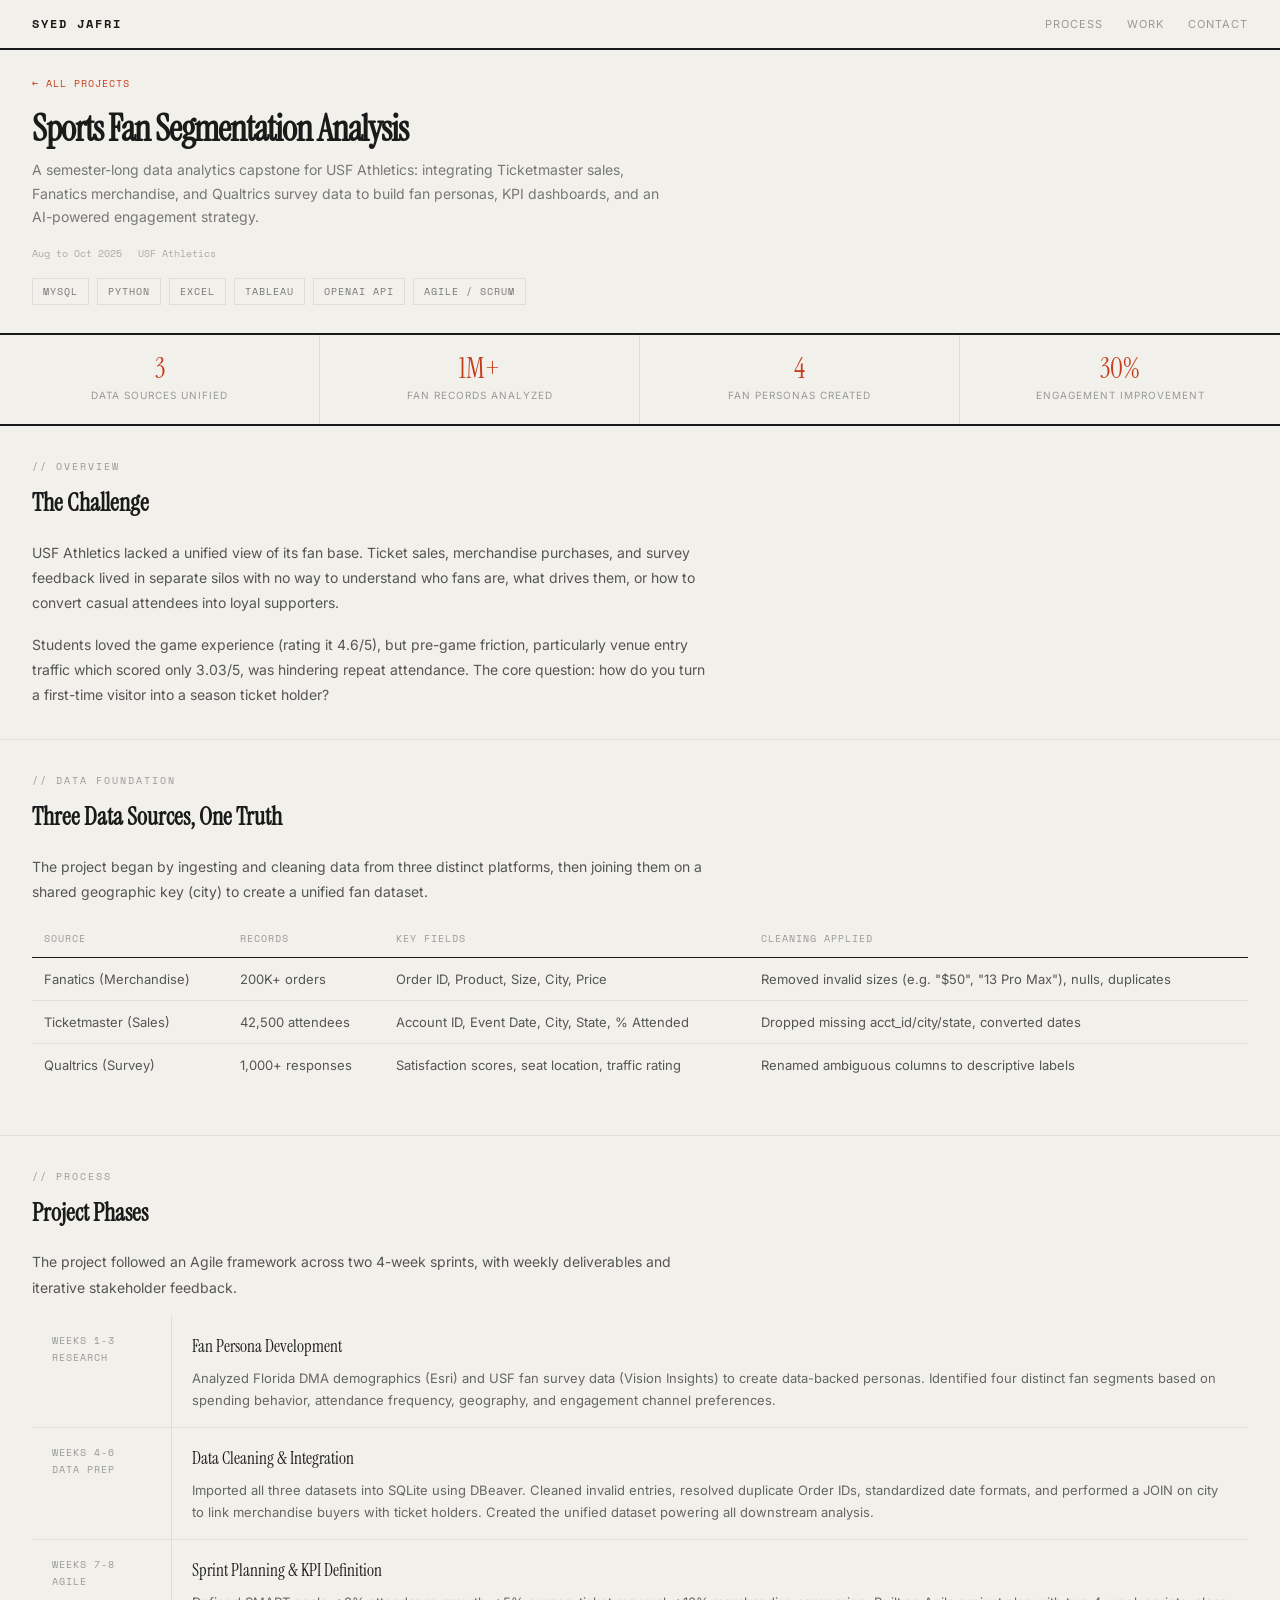
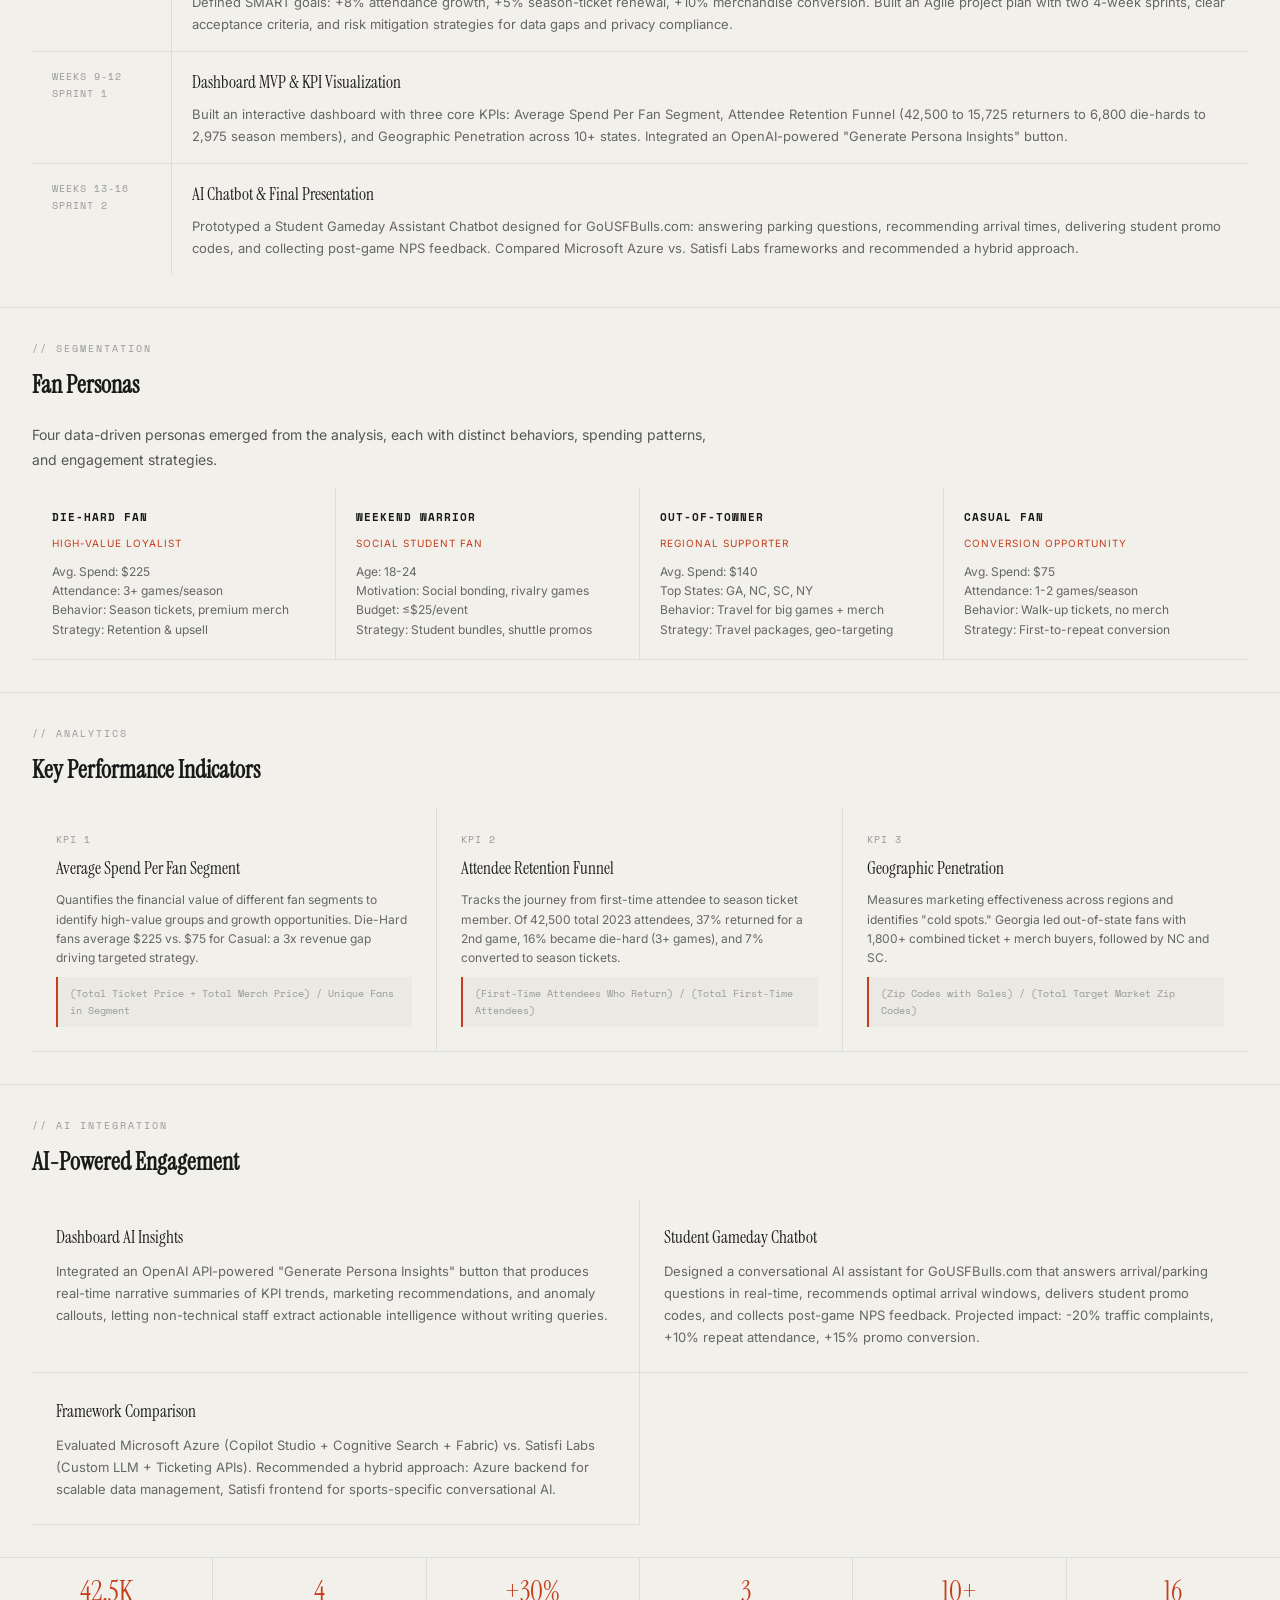
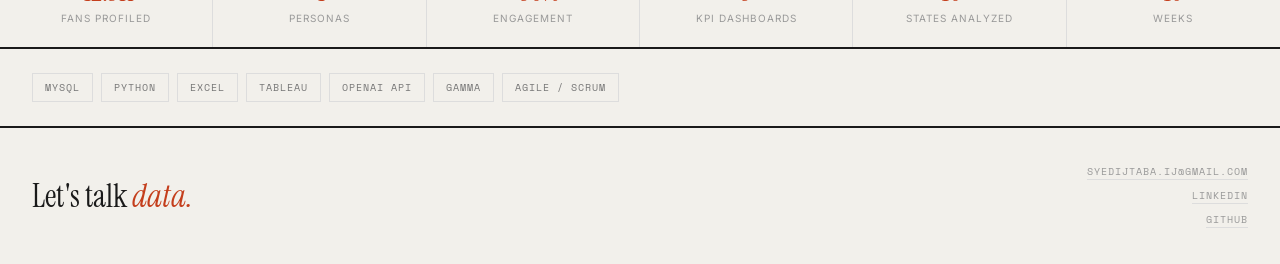
<file: project-sports.html>
<!DOCTYPE html>
<html lang="en">
<head>
  <meta charset="UTF-8">
  <meta name="viewport" content="width=device-width, initial-scale=1.0">
  <title>Sports Fan Segmentation | Syed Jafri</title>
  <link rel="stylesheet" href="style.css">
</head>
<body>

<nav class="nav">
  <a href="index.html" class="nav-name">Syed Jafri</a>
  <div class="nav-links">
    <a href="index.html#process">Process</a>
    <a href="index.html#work">Work</a>
    <a href="index.html#contact">Contact</a>
  </div>
</nav>

<div class="detail-hero">
  <a href="index.html#work" class="detail-back">&larr; All projects</a>
  <h1 class="detail-title">Sports Fan Segmentation Analysis</h1>
  <p class="detail-subtitle">A semester-long data analytics capstone for USF Athletics: integrating Ticketmaster sales, Fanatics merchandise, and Qualtrics survey data to build fan personas, KPI dashboards, and an AI-powered engagement strategy.</p>
  <div class="detail-meta">
    <span>Aug to Oct 2025</span>
    <span>USF Athletics</span>
  </div>
  <div class="detail-tags">
    <span class="detail-tag">MySQL</span>
    <span class="detail-tag">Python</span>
    <span class="detail-tag">Excel</span>
    <span class="detail-tag">Tableau</span>
    <span class="detail-tag">OpenAI API</span>
    <span class="detail-tag">Agile / Scrum</span>
  </div>
</div>

<div class="detail-stats-bar">
  <div class="detail-stat"><div class="detail-stat-num">3</div><div class="detail-stat-label">Data sources unified</div></div>
  <div class="detail-stat"><div class="detail-stat-num">1M+</div><div class="detail-stat-label">Fan records analyzed</div></div>
  <div class="detail-stat"><div class="detail-stat-num">4</div><div class="detail-stat-label">Fan personas created</div></div>
  <div class="detail-stat"><div class="detail-stat-num">30%</div><div class="detail-stat-label">Engagement improvement</div></div>
</div>

<!-- Overview -->
<div class="detail-section">
  <div class="detail-section-tag">// Overview</div>
  <h2 class="detail-section-title">The Challenge</h2>
  <p>USF Athletics lacked a unified view of its fan base. Ticket sales, merchandise purchases, and survey feedback lived in separate silos with no way to understand who fans are, what drives them, or how to convert casual attendees into loyal supporters.</p>
  <p>Students loved the game experience (rating it 4.6/5), but pre-game friction, particularly venue entry traffic which scored only 3.03/5, was hindering repeat attendance. The core question: how do you turn a first-time visitor into a season ticket holder?</p>
</div>

<!-- Data Foundation -->
<div class="detail-section">
  <div class="detail-section-tag">// Data foundation</div>
  <h2 class="detail-section-title">Three Data Sources, One Truth</h2>
  <p>The project began by ingesting and cleaning data from three distinct platforms, then joining them on a shared geographic key (city) to create a unified fan dataset.</p>
  <table class="detail-table">
    <thead><tr><th>Source</th><th>Records</th><th>Key Fields</th><th>Cleaning Applied</th></tr></thead>
    <tbody>
      <tr><td>Fanatics (Merchandise)</td><td>200K+ orders</td><td>Order ID, Product, Size, City, Price</td><td>Removed invalid sizes (e.g. "$50", "13 Pro Max"), nulls, duplicates</td></tr>
      <tr><td>Ticketmaster (Sales)</td><td>42,500 attendees</td><td>Account ID, Event Date, City, State, % Attended</td><td>Dropped missing acct_id/city/state, converted dates</td></tr>
      <tr><td>Qualtrics (Survey)</td><td>1,000+ responses</td><td>Satisfaction scores, seat location, traffic rating</td><td>Renamed ambiguous columns to descriptive labels</td></tr>
    </tbody>
  </table>
</div>

<!-- Process -->
<div class="detail-section">
  <div class="detail-section-tag">// Process</div>
  <h2 class="detail-section-title">Project Phases</h2>
  <p>The project followed an Agile framework across two 4-week sprints, with weekly deliverables and iterative stakeholder feedback.</p>
  <div class="phase-grid">
    <div class="phase-item"><div class="phase-label">Weeks 1-3<br>Research</div><div class="phase-content"><div class="phase-title">Fan Persona Development</div><div class="phase-desc">Analyzed Florida DMA demographics (Esri) and USF fan survey data (Vision Insights) to create data-backed personas. Identified four distinct fan segments based on spending behavior, attendance frequency, geography, and engagement channel preferences.</div></div></div>
    <div class="phase-item"><div class="phase-label">Weeks 4-6<br>Data prep</div><div class="phase-content"><div class="phase-title">Data Cleaning &amp; Integration</div><div class="phase-desc">Imported all three datasets into SQLite using DBeaver. Cleaned invalid entries, resolved duplicate Order IDs, standardized date formats, and performed a JOIN on city to link merchandise buyers with ticket holders. Created the unified dataset powering all downstream analysis.</div></div></div>
    <div class="phase-item"><div class="phase-label">Weeks 7-8<br>Agile</div><div class="phase-content"><div class="phase-title">Sprint Planning &amp; KPI Definition</div><div class="phase-desc">Defined SMART goals: +8% attendance growth, +5% season-ticket renewal, +10% merchandise conversion. Built an Agile project plan with two 4-week sprints, clear acceptance criteria, and risk mitigation strategies for data gaps and privacy compliance.</div></div></div>
    <div class="phase-item"><div class="phase-label">Weeks 9-12<br>Sprint 1</div><div class="phase-content"><div class="phase-title">Dashboard MVP &amp; KPI Visualization</div><div class="phase-desc">Built an interactive dashboard with three core KPIs: Average Spend Per Fan Segment, Attendee Retention Funnel (42,500 to 15,725 returners to 6,800 die-hards to 2,975 season members), and Geographic Penetration across 10+ states. Integrated an OpenAI-powered "Generate Persona Insights" button.</div></div></div>
    <div class="phase-item"><div class="phase-label">Weeks 13-16<br>Sprint 2</div><div class="phase-content"><div class="phase-title">AI Chatbot &amp; Final Presentation</div><div class="phase-desc">Prototyped a Student Gameday Assistant Chatbot designed for GoUSFBulls.com: answering parking questions, recommending arrival times, delivering student promo codes, and collecting post-game NPS feedback. Compared Microsoft Azure vs. Satisfi Labs frameworks and recommended a hybrid approach.</div></div></div>
  </div>
</div>

<!-- Personas -->
<div class="detail-section">
  <div class="detail-section-tag">// Segmentation</div>
  <h2 class="detail-section-title">Fan Personas</h2>
  <p>Four data-driven personas emerged from the analysis, each with distinct behaviors, spending patterns, and engagement strategies.</p>
  <div class="card-grid" style="grid-template-columns: repeat(4, 1fr);">
    <div class="card">
      <div class="card-title">Die-Hard Fan</div>
      <div class="card-label">High-value loyalist</div>
      <div class="card-detail">Avg. Spend: $225<br>Attendance: 3+ games/season<br>Behavior: Season tickets, premium merch<br>Strategy: Retention &amp; upsell</div>
    </div>
    <div class="card">
      <div class="card-title">Weekend Warrior</div>
      <div class="card-label">Social student fan</div>
      <div class="card-detail">Age: 18-24<br>Motivation: Social bonding, rivalry games<br>Budget: &le;$25/event<br>Strategy: Student bundles, shuttle promos</div>
    </div>
    <div class="card">
      <div class="card-title">Out-of-Towner</div>
      <div class="card-label">Regional supporter</div>
      <div class="card-detail">Avg. Spend: $140<br>Top States: GA, NC, SC, NY<br>Behavior: Travel for big games + merch<br>Strategy: Travel packages, geo-targeting</div>
    </div>
    <div class="card">
      <div class="card-title">Casual Fan</div>
      <div class="card-label">Conversion opportunity</div>
      <div class="card-detail">Avg. Spend: $75<br>Attendance: 1-2 games/season<br>Behavior: Walk-up tickets, no merch<br>Strategy: First-to-repeat conversion</div>
    </div>
  </div>
</div>

<!-- KPIs -->
<div class="detail-section">
  <div class="detail-section-tag">// Analytics</div>
  <h2 class="detail-section-title">Key Performance Indicators</h2>
  <div class="kpi-grid">
    <div class="kpi">
      <div class="kpi-label">KPI 1</div>
      <div class="kpi-title">Average Spend Per Fan Segment</div>
      <div class="kpi-desc">Quantifies the financial value of different fan segments to identify high-value groups and growth opportunities. Die-Hard fans average $225 vs. $75 for Casual: a 3x revenue gap driving targeted strategy.</div>
      <div class="kpi-formula">(Total Ticket Price + Total Merch Price) / Unique Fans in Segment</div>
    </div>
    <div class="kpi">
      <div class="kpi-label">KPI 2</div>
      <div class="kpi-title">Attendee Retention Funnel</div>
      <div class="kpi-desc">Tracks the journey from first-time attendee to season ticket member. Of 42,500 total 2023 attendees, 37% returned for a 2nd game, 16% became die-hard (3+ games), and 7% converted to season tickets.</div>
      <div class="kpi-formula">(First-Time Attendees Who Return) / (Total First-Time Attendees)</div>
    </div>
    <div class="kpi">
      <div class="kpi-label">KPI 3</div>
      <div class="kpi-title">Geographic Penetration</div>
      <div class="kpi-desc">Measures marketing effectiveness across regions and identifies "cold spots." Georgia led out-of-state fans with 1,800+ combined ticket + merch buyers, followed by NC and SC.</div>
      <div class="kpi-formula">(Zip Codes with Sales) / (Total Target Market Zip Codes)</div>
    </div>
  </div>
</div>

<!-- AI Integration -->
<div class="detail-section">
  <div class="detail-section-tag">// AI integration</div>
  <h2 class="detail-section-title">AI-Powered Engagement</h2>
  <div class="insights-grid">
    <div class="insight">
      <div class="insight-title">Dashboard AI Insights</div>
      <div class="insight-text">Integrated an OpenAI API-powered "Generate Persona Insights" button that produces real-time narrative summaries of KPI trends, marketing recommendations, and anomaly callouts, letting non-technical staff extract actionable intelligence without writing queries.</div>
    </div>
    <div class="insight">
      <div class="insight-title">Student Gameday Chatbot</div>
      <div class="insight-text">Designed a conversational AI assistant for GoUSFBulls.com that answers arrival/parking questions in real-time, recommends optimal arrival windows, delivers student promo codes, and collects post-game NPS feedback. Projected impact: -20% traffic complaints, +10% repeat attendance, +15% promo conversion.</div>
    </div>
    <div class="insight">
      <div class="insight-title">Framework Comparison</div>
      <div class="insight-text">Evaluated Microsoft Azure (Copilot Studio + Cognitive Search + Fabric) vs. Satisfi Labs (Custom LLM + Ticketing APIs). Recommended a hybrid approach: Azure backend for scalable data management, Satisfi frontend for sports-specific conversational AI.</div>
    </div>
  </div>
</div>

<!-- Impact -->
<div class="detail-stats-bar">
  <div class="detail-stat"><div class="detail-stat-num">42.5K</div><div class="detail-stat-label">Fans profiled</div></div>
  <div class="detail-stat"><div class="detail-stat-num">4</div><div class="detail-stat-label">Personas</div></div>
  <div class="detail-stat"><div class="detail-stat-num">+30%</div><div class="detail-stat-label">Engagement</div></div>
  <div class="detail-stat"><div class="detail-stat-num">3</div><div class="detail-stat-label">KPI dashboards</div></div>
  <div class="detail-stat"><div class="detail-stat-num">10+</div><div class="detail-stat-label">States analyzed</div></div>
  <div class="detail-stat"><div class="detail-stat-num">16</div><div class="detail-stat-label">Weeks</div></div>
</div>

<div class="tech-stack">
  <span class="tech-tag">MySQL</span>
  <span class="tech-tag">Python</span>
  <span class="tech-tag">Excel</span>
  <span class="tech-tag">Tableau</span>
  <span class="tech-tag">OpenAI API</span>
  <span class="tech-tag">Gamma</span>
  <span class="tech-tag">Agile / Scrum</span>
</div>

<footer class="footer">
  <div class="footer-headline">Let's talk <em>data.</em></div>
  <div class="footer-links">
    <a href="mailto:syedijtaba.ij@gmail.com">syedijtaba.ij@gmail.com</a><br>
    <a href="https://linkedin.com/in/ijtabajafri" target="_blank">LinkedIn</a><br>
    <a href="https://github.com/syed-j" target="_blank">GitHub</a>
  </div>
</footer>

</body>
</html>
</file>
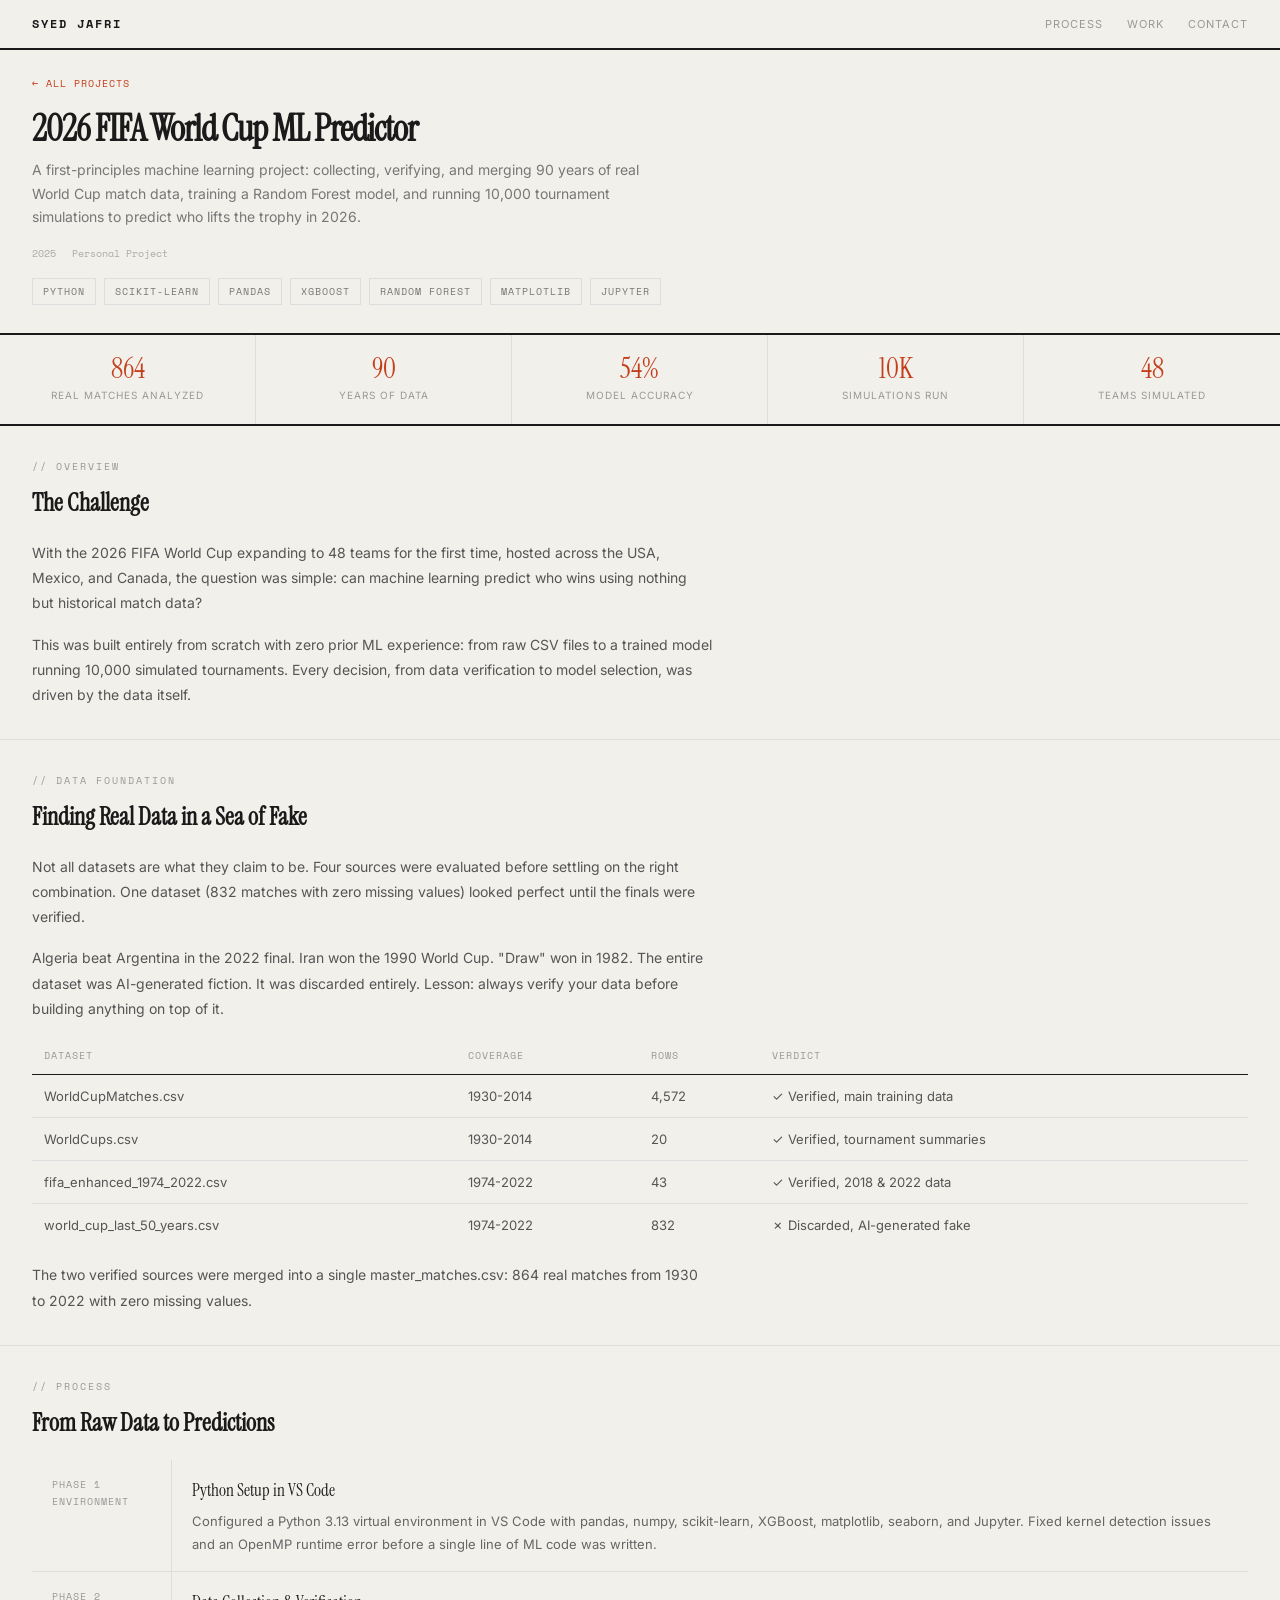
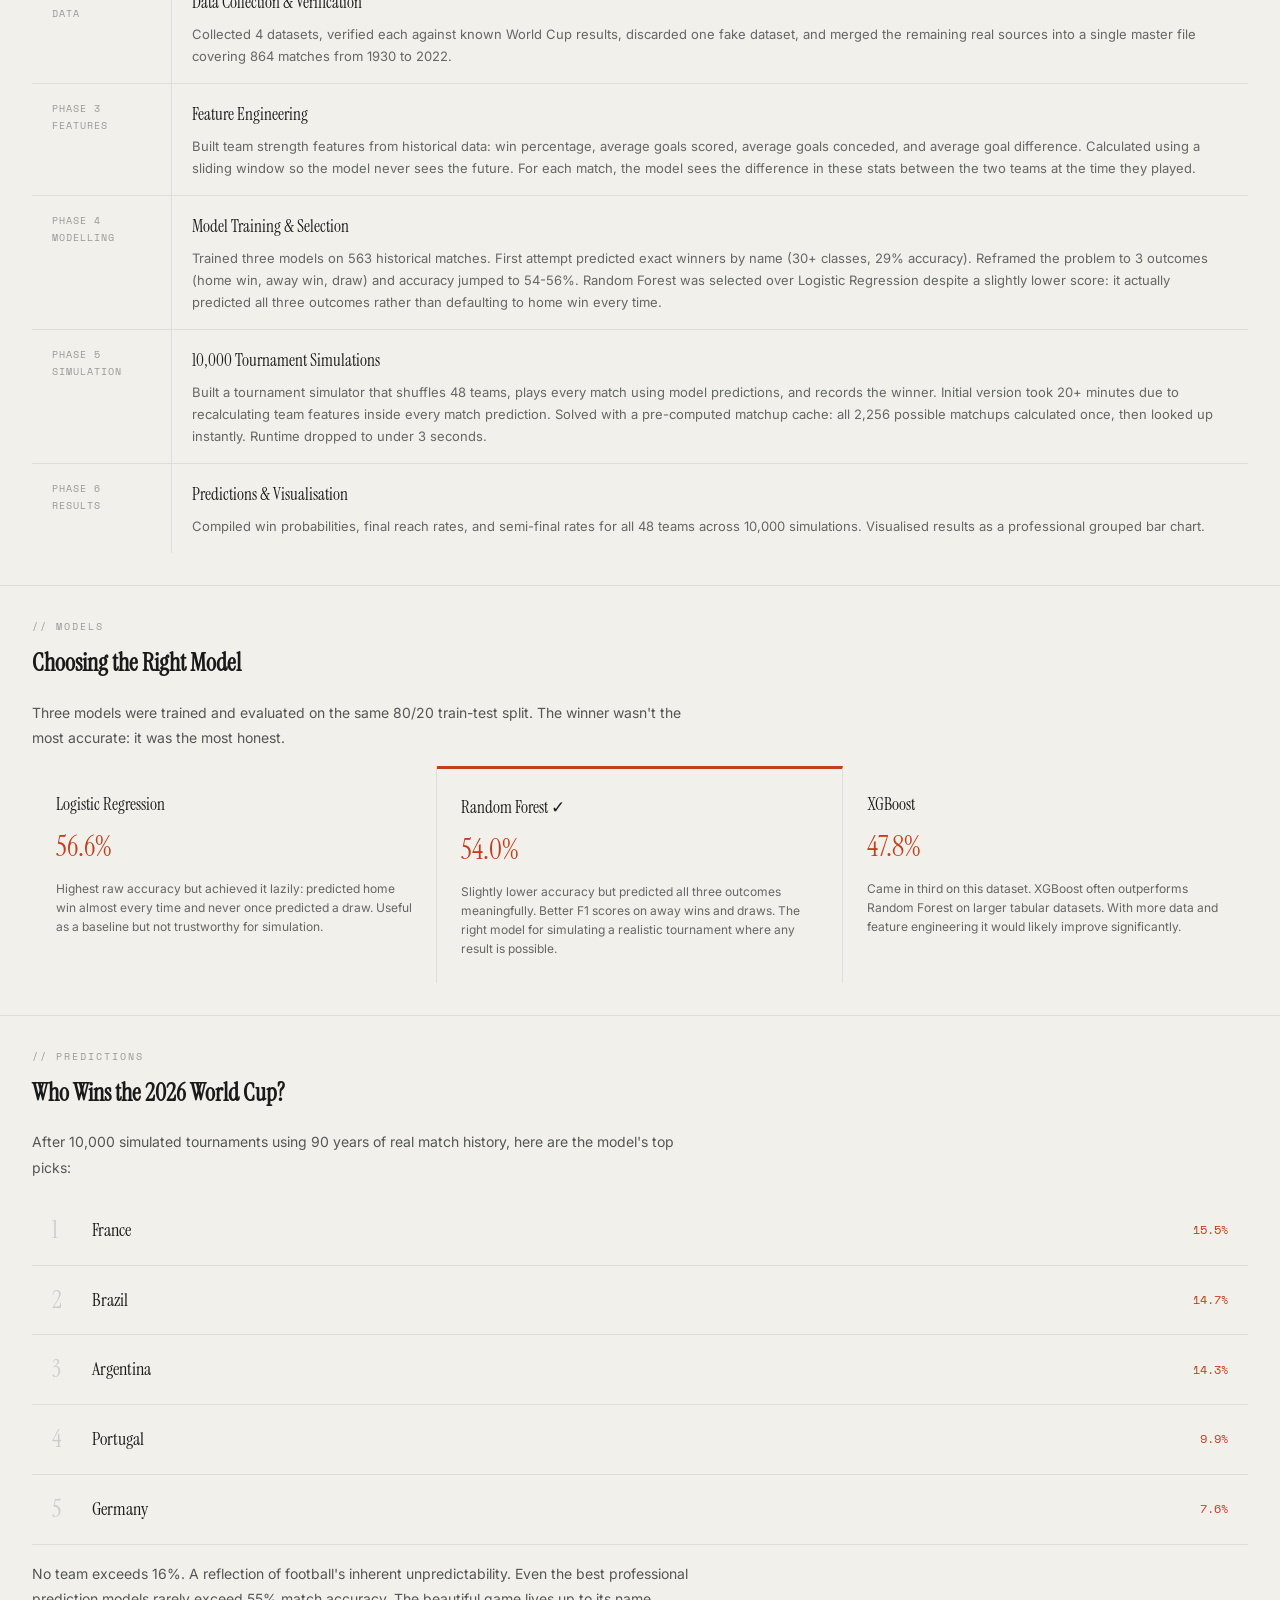
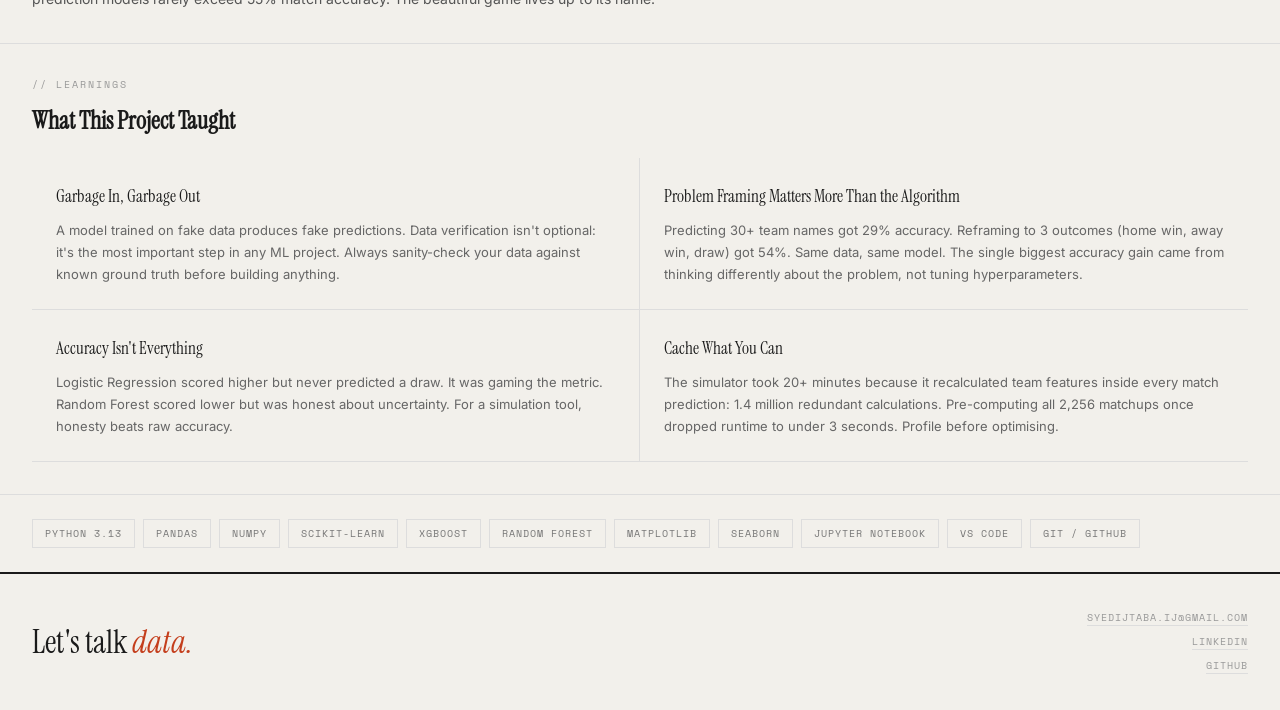
<file: project-worldcup.html>
<!DOCTYPE html>
<html lang="en">
<head>
  <meta charset="UTF-8">
  <meta name="viewport" content="width=device-width, initial-scale=1.0">
  <title>FIFA World Cup ML Predictor | Syed Jafri</title>
  <link rel="stylesheet" href="style.css">
</head>
<body>

<nav class="nav">
  <a href="index.html" class="nav-name">Syed Jafri</a>
  <div class="nav-links">
    <a href="index.html#process">Process</a>
    <a href="index.html#work">Work</a>
    <a href="index.html#contact">Contact</a>
  </div>
</nav>

<div class="detail-hero">
  <a href="index.html#work" class="detail-back">&larr; All projects</a>
  <h1 class="detail-title">2026 FIFA World Cup ML Predictor</h1>
  <p class="detail-subtitle">A first-principles machine learning project: collecting, verifying, and merging 90 years of real World Cup match data, training a Random Forest model, and running 10,000 tournament simulations to predict who lifts the trophy in 2026.</p>
  <div class="detail-meta">
    <span>2025</span>
    <span>Personal Project</span>
  </div>
  <div class="detail-tags">
    <span class="detail-tag">Python</span>
    <span class="detail-tag">scikit-learn</span>
    <span class="detail-tag">pandas</span>
    <span class="detail-tag">XGBoost</span>
    <span class="detail-tag">Random Forest</span>
    <span class="detail-tag">matplotlib</span>
    <span class="detail-tag">Jupyter</span>
  </div>
</div>

<div class="detail-stats-bar">
  <div class="detail-stat">
    <div class="detail-stat-num">864</div>
    <div class="detail-stat-label">Real matches analyzed</div>
  </div>
  <div class="detail-stat">
    <div class="detail-stat-num">90</div>
    <div class="detail-stat-label">Years of data</div>
  </div>
  <div class="detail-stat">
    <div class="detail-stat-num">54%</div>
    <div class="detail-stat-label">Model accuracy</div>
  </div>
  <div class="detail-stat">
    <div class="detail-stat-num">10K</div>
    <div class="detail-stat-label">Simulations run</div>
  </div>
  <div class="detail-stat">
    <div class="detail-stat-num">48</div>
    <div class="detail-stat-label">Teams simulated</div>
  </div>
</div>

<!-- Overview -->
<div class="detail-section">
  <div class="detail-section-tag">// Overview</div>
  <h2 class="detail-section-title">The Challenge</h2>
  <p>With the 2026 FIFA World Cup expanding to 48 teams for the first time, hosted across the USA, Mexico, and Canada, the question was simple: can machine learning predict who wins using nothing but historical match data?</p>
  <p>This was built entirely from scratch with zero prior ML experience: from raw CSV files to a trained model running 10,000 simulated tournaments. Every decision, from data verification to model selection, was driven by the data itself.</p>
</div>

<!-- Data Foundation -->
<div class="detail-section">
  <div class="detail-section-tag">// Data foundation</div>
  <h2 class="detail-section-title">Finding Real Data in a Sea of Fake</h2>
  <p>Not all datasets are what they claim to be. Four sources were evaluated before settling on the right combination. One dataset (832 matches with zero missing values) looked perfect until the finals were verified.</p>
  <p>Algeria beat Argentina in the 2022 final. Iran won the 1990 World Cup. "Draw" won in 1982. The entire dataset was AI-generated fiction. It was discarded entirely. Lesson: always verify your data before building anything on top of it.</p>
  <table class="detail-table">
    <thead>
      <tr>
        <th>Dataset</th>
        <th>Coverage</th>
        <th>Rows</th>
        <th>Verdict</th>
      </tr>
    </thead>
    <tbody>
      <tr><td>WorldCupMatches.csv</td><td>1930-2014</td><td>4,572</td><td>&#10003; Verified, main training data</td></tr>
      <tr><td>WorldCups.csv</td><td>1930-2014</td><td>20</td><td>&#10003; Verified, tournament summaries</td></tr>
      <tr><td>fifa_enhanced_1974_2022.csv</td><td>1974-2022</td><td>43</td><td>&#10003; Verified, 2018 &amp; 2022 data</td></tr>
      <tr><td>world_cup_last_50_years.csv</td><td>1974-2022</td><td>832</td><td>&#10007; Discarded, AI-generated fake</td></tr>
    </tbody>
  </table>
  <p>The two verified sources were merged into a single master_matches.csv: 864 real matches from 1930 to 2022 with zero missing values.</p>
</div>

<!-- Process -->
<div class="detail-section">
  <div class="detail-section-tag">// Process</div>
  <h2 class="detail-section-title">From Raw Data to Predictions</h2>
  <div class="phase-grid">
    <div class="phase-item">
      <div class="phase-label">Phase 1<br>Environment</div>
      <div class="phase-content">
        <div class="phase-title">Python Setup in VS Code</div>
        <div class="phase-desc">Configured a Python 3.13 virtual environment in VS Code with pandas, numpy, scikit-learn, XGBoost, matplotlib, seaborn, and Jupyter. Fixed kernel detection issues and an OpenMP runtime error before a single line of ML code was written.</div>
      </div>
    </div>
    <div class="phase-item">
      <div class="phase-label">Phase 2<br>Data</div>
      <div class="phase-content">
        <div class="phase-title">Data Collection &amp; Verification</div>
        <div class="phase-desc">Collected 4 datasets, verified each against known World Cup results, discarded one fake dataset, and merged the remaining real sources into a single master file covering 864 matches from 1930 to 2022.</div>
      </div>
    </div>
    <div class="phase-item">
      <div class="phase-label">Phase 3<br>Features</div>
      <div class="phase-content">
        <div class="phase-title">Feature Engineering</div>
        <div class="phase-desc">Built team strength features from historical data: win percentage, average goals scored, average goals conceded, and average goal difference. Calculated using a sliding window so the model never sees the future. For each match, the model sees the difference in these stats between the two teams at the time they played.</div>
      </div>
    </div>
    <div class="phase-item">
      <div class="phase-label">Phase 4<br>Modelling</div>
      <div class="phase-content">
        <div class="phase-title">Model Training &amp; Selection</div>
        <div class="phase-desc">Trained three models on 563 historical matches. First attempt predicted exact winners by name (30+ classes, 29% accuracy). Reframed the problem to 3 outcomes (home win, away win, draw) and accuracy jumped to 54-56%. Random Forest was selected over Logistic Regression despite a slightly lower score: it actually predicted all three outcomes rather than defaulting to home win every time.</div>
      </div>
    </div>
    <div class="phase-item">
      <div class="phase-label">Phase 5<br>Simulation</div>
      <div class="phase-content">
        <div class="phase-title">10,000 Tournament Simulations</div>
        <div class="phase-desc">Built a tournament simulator that shuffles 48 teams, plays every match using model predictions, and records the winner. Initial version took 20+ minutes due to recalculating team features inside every match prediction. Solved with a pre-computed matchup cache: all 2,256 possible matchups calculated once, then looked up instantly. Runtime dropped to under 3 seconds.</div>
      </div>
    </div>
    <div class="phase-item">
      <div class="phase-label">Phase 6<br>Results</div>
      <div class="phase-content">
        <div class="phase-title">Predictions &amp; Visualisation</div>
        <div class="phase-desc">Compiled win probabilities, final reach rates, and semi-final rates for all 48 teams across 10,000 simulations. Visualised results as a professional grouped bar chart.</div>
      </div>
    </div>
  </div>
</div>

<!-- Models -->
<div class="detail-section">
  <div class="detail-section-tag">// Models</div>
  <h2 class="detail-section-title">Choosing the Right Model</h2>
  <p>Three models were trained and evaluated on the same 80/20 train-test split. The winner wasn't the most accurate: it was the most honest.</p>
  <div class="model-grid">
    <div class="model-card">
      <div class="model-name">Logistic Regression</div>
      <div class="model-score">56.6%</div>
      <div class="model-desc">Highest raw accuracy but achieved it lazily: predicted home win almost every time and never once predicted a draw. Useful as a baseline but not trustworthy for simulation.</div>
    </div>
    <div class="model-card selected">
      <div class="model-name">Random Forest &#10003;</div>
      <div class="model-score">54.0%</div>
      <div class="model-desc">Slightly lower accuracy but predicted all three outcomes meaningfully. Better F1 scores on away wins and draws. The right model for simulating a realistic tournament where any result is possible.</div>
    </div>
    <div class="model-card">
      <div class="model-name">XGBoost</div>
      <div class="model-score">47.8%</div>
      <div class="model-desc">Came in third on this dataset. XGBoost often outperforms Random Forest on larger tabular datasets. With more data and feature engineering it would likely improve significantly.</div>
    </div>
  </div>
</div>

<!-- Predictions -->
<div class="detail-section">
  <div class="detail-section-tag">// Predictions</div>
  <h2 class="detail-section-title">Who Wins the 2026 World Cup?</h2>
  <p>After 10,000 simulated tournaments using 90 years of real match history, here are the model's top picks:</p>
  <div class="rank-item"><div class="rank-pos">1</div><div class="rank-name">France</div><div class="rank-value">15.5%</div></div>
  <div class="rank-item"><div class="rank-pos">2</div><div class="rank-name">Brazil</div><div class="rank-value">14.7%</div></div>
  <div class="rank-item"><div class="rank-pos">3</div><div class="rank-name">Argentina</div><div class="rank-value">14.3%</div></div>
  <div class="rank-item"><div class="rank-pos">4</div><div class="rank-name">Portugal</div><div class="rank-value">9.9%</div></div>
  <div class="rank-item"><div class="rank-pos">5</div><div class="rank-name">Germany</div><div class="rank-value">7.6%</div></div>
  <p style="margin-top: 16px;">No team exceeds 16%. A reflection of football's inherent unpredictability. Even the best professional prediction models rarely exceed 55% match accuracy. The beautiful game lives up to its name.</p>
</div>

<!-- Learnings -->
<div class="detail-section">
  <div class="detail-section-tag">// Learnings</div>
  <h2 class="detail-section-title">What This Project Taught</h2>
  <div class="insights-grid">
    <div class="insight">
      <div class="insight-title">Garbage In, Garbage Out</div>
      <div class="insight-text">A model trained on fake data produces fake predictions. Data verification isn't optional: it's the most important step in any ML project. Always sanity-check your data against known ground truth before building anything.</div>
    </div>
    <div class="insight">
      <div class="insight-title">Problem Framing Matters More Than the Algorithm</div>
      <div class="insight-text">Predicting 30+ team names got 29% accuracy. Reframing to 3 outcomes (home win, away win, draw) got 54%. Same data, same model. The single biggest accuracy gain came from thinking differently about the problem, not tuning hyperparameters.</div>
    </div>
    <div class="insight">
      <div class="insight-title">Accuracy Isn't Everything</div>
      <div class="insight-text">Logistic Regression scored higher but never predicted a draw. It was gaming the metric. Random Forest scored lower but was honest about uncertainty. For a simulation tool, honesty beats raw accuracy.</div>
    </div>
    <div class="insight">
      <div class="insight-title">Cache What You Can</div>
      <div class="insight-text">The simulator took 20+ minutes because it recalculated team features inside every match prediction: 1.4 million redundant calculations. Pre-computing all 2,256 matchups once dropped runtime to under 3 seconds. Profile before optimising.</div>
    </div>
  </div>
</div>

<!-- Tech Stack -->
<div class="tech-stack">
  <span class="tech-tag">Python 3.13</span>
  <span class="tech-tag">pandas</span>
  <span class="tech-tag">numpy</span>
  <span class="tech-tag">scikit-learn</span>
  <span class="tech-tag">XGBoost</span>
  <span class="tech-tag">Random Forest</span>
  <span class="tech-tag">matplotlib</span>
  <span class="tech-tag">seaborn</span>
  <span class="tech-tag">Jupyter Notebook</span>
  <span class="tech-tag">VS Code</span>
  <span class="tech-tag">Git / GitHub</span>
</div>

<footer class="footer">
  <div class="footer-headline">Let's talk <em>data.</em></div>
  <div class="footer-links">
    <a href="mailto:syedijtaba.ij@gmail.com">syedijtaba.ij@gmail.com</a><br>
    <a href="https://linkedin.com/in/ijtabajafri" target="_blank">LinkedIn</a><br>
    <a href="https://github.com/syed-j" target="_blank">GitHub</a>
  </div>
</footer>

</body>
</html>
</file>
<file: style.css>
@import url('https://fonts.googleapis.com/css2?family=Instrument+Serif:ital@0;1&family=Space+Mono:wght@400;700&family=Inter:wght@400;500;600&display=swap');

*, *::before, *::after {
  margin: 0;
  padding: 0;
  box-sizing: border-box;
}

:root {
  --bg: #f2f0eb;
  --text: #1a1a1a;
  --accent: #c43e1c;
  --muted: #777;
  --faint: #999;
  --ghost: #ccc;
  --border: #1a1a1a;
  --border-light: #ddd;
  --card-bg: #fff;
  --serif: 'Instrument Serif', serif;
  --mono: 'Space Mono', monospace;
  --sans: 'Inter', system-ui, sans-serif;
}

html {
  scroll-behavior: smooth;
}

body {
  background: var(--bg);
  color: var(--text);
  font-family: var(--sans);
  font-size: 14px;
  line-height: 1.7;
  -webkit-font-smoothing: antialiased;
}

a {
  color: inherit;
  text-decoration: none;
}

img {
  max-width: 100%;
  display: block;
}

/* NAV */
.nav {
  display: flex;
  justify-content: space-between;
  align-items: center;
  padding: 14px 32px;
  border-bottom: 2px solid var(--border);
  position: sticky;
  top: 0;
  background: var(--bg);
  z-index: 100;
}

.nav-name {
  font-family: var(--mono);
  font-size: 12px;
  font-weight: 700;
  text-transform: uppercase;
  letter-spacing: 2px;
}

.nav-links {
  display: flex;
  gap: 24px;
}

.nav-links a {
  font-family: var(--sans);
  font-size: 11px;
  color: var(--faint);
  text-transform: uppercase;
  letter-spacing: 1px;
  transition: color 0.2s;
}

.nav-links a:hover {
  color: var(--text);
}

/* HERO */
.hero {
  display: grid;
  grid-template-columns: 5fr 1px 2fr;
  border-bottom: 2px solid var(--border);
}

.hero-main {
  padding: 60px 32px 50px;
}

.hero-divider {
  background: var(--border);
}

.hero-sidebar {
  padding: 28px;
  display: flex;
  flex-direction: column;
  justify-content: center;
}

.hero-kicker {
  font-family: var(--mono);
  font-size: 10px;
  color: var(--accent);
  text-transform: uppercase;
  letter-spacing: 3px;
  margin-bottom: 14px;
}

.hero-headline {
  font-family: var(--serif);
  font-size: 56px;
  font-weight: 400;
  line-height: 1.05;
  letter-spacing: -2px;
  margin-bottom: 18px;
}

.hero-headline em {
  font-style: italic;
  color: var(--accent);
}

.hero-desc {
  font-size: 14px;
  color: var(--muted);
  line-height: 1.8;
  max-width: 480px;
  margin-bottom: 28px;
}

.hero-btns {
  display: flex;
  gap: 12px;
}

.btn {
  font-family: var(--mono);
  font-size: 11px;
  text-transform: uppercase;
  letter-spacing: 1px;
  padding: 12px 24px;
  border: 1.5px solid var(--border);
  background: none;
  color: var(--text);
  cursor: pointer;
  transition: background 0.2s, color 0.2s;
  text-decoration: none;
  display: inline-block;
}

.btn:hover {
  background: var(--text);
  color: var(--bg);
}

.btn.primary {
  background: var(--text);
  color: var(--bg);
}

.btn.primary:hover {
  background: var(--accent);
  border-color: var(--accent);
}

.hero-stat {
  padding: 16px 0;
  border-bottom: 0.5px solid var(--border-light);
}

.hero-stat:last-child {
  border-bottom: none;
}

.hero-stat-num {
  font-family: var(--serif);
  font-size: 32px;
  line-height: 1;
}

.hero-stat-label {
  font-family: var(--sans);
  font-size: 10px;
  color: var(--faint);
  text-transform: uppercase;
  letter-spacing: 1.5px;
  margin-top: 3px;
}

/* MARQUEE */
.marquee {
  overflow: hidden;
  padding: 11px 0;
  border-bottom: 2px solid var(--border);
  white-space: nowrap;
  background: var(--text);
}

.marquee-inner {
  display: inline-block;
  animation: marquee-scroll 25s linear infinite;
  font-family: var(--mono);
  font-size: 11px;
  color: var(--bg);
  letter-spacing: 3px;
  text-transform: uppercase;
  opacity: 0.6;
}

@keyframes marquee-scroll {
  0% { transform: translateX(0); }
  100% { transform: translateX(-50%); }
}

/* SECTIONS */
.section {
  border-bottom: 2px solid var(--border);
}

.section-head {
  display: flex;
  justify-content: space-between;
  align-items: baseline;
  padding: 16px 32px;
  border-bottom: 0.5px solid var(--border-light);
}

.section-num {
  font-family: var(--mono);
  font-size: 10px;
  color: var(--faint);
  text-transform: uppercase;
  letter-spacing: 2px;
}

.section-title {
  font-family: var(--serif);
  font-size: 24px;
}

/* PROCESS */
.process-grid {
  display: grid;
  grid-template-columns: repeat(4, 1fr);
}

.process-step {
  padding: 22px 20px;
  border-right: 1px solid var(--border-light);
}

.process-step:last-child {
  border-right: none;
}

.process-num {
  font-family: var(--serif);
  font-size: 52px;
  color: var(--bg);
  -webkit-text-stroke: 1px var(--ghost);
  line-height: 1;
  margin-bottom: 6px;
}

.process-name {
  font-family: var(--mono);
  font-size: 11px;
  font-weight: 700;
  text-transform: uppercase;
  letter-spacing: 1px;
  margin-bottom: 6px;
}

.process-tools {
  font-size: 11px;
  color: var(--faint);
  line-height: 1.8;
}

/* IMPACT ROW */
.impact-row {
  display: grid;
  grid-template-columns: 1fr 1px 2fr;
  border-top: 1px solid var(--border-light);
}

.impact-stats {
  display: grid;
  grid-template-columns: 1fr 1fr;
}

.impact-divider {
  background: var(--border);
}

.impact-stat {
  padding: 18px 20px;
  border-right: 0.5px solid var(--border-light);
  border-bottom: 0.5px solid var(--border-light);
}

.impact-stat-num {
  font-family: var(--serif);
  font-size: 28px;
  color: var(--accent);
}

.impact-stat-label {
  font-family: var(--sans);
  font-size: 9px;
  color: var(--faint);
  text-transform: uppercase;
  letter-spacing: 1.5px;
  margin-top: 2px;
}

.impact-text {
  padding: 28px 32px;
  display: flex;
  align-items: center;
}

.impact-text h3 {
  font-family: var(--serif);
  font-size: clamp(24px, 2.2vw, 38px);
  font-weight: 400;
  line-height: 1.15;
  margin-bottom: 12px;
}

.impact-text h3 span {
  color: var(--accent);
  font-style: italic;
}

.impact-text p {
  font-size: 14px;
  color: #666;
  line-height: 1.7;
  max-width: 720px;
}

/* PROJECT LIST */
.project-item {
  display: grid;
  grid-template-columns: 40px 1fr 180px 80px 30px;
  align-items: center;
  padding: 16px 32px;
  border-bottom: 0.5px solid var(--border-light);
  transition: background 0.15s, padding-left 0.15s;
  text-decoration: none;
  color: var(--text);
}

.project-item:hover {
  background: rgba(0, 0, 0, 0.02);
  padding-left: 40px;
}

.proj-idx {
  font-family: var(--mono);
  font-size: 11px;
  color: var(--ghost);
}

.proj-name {
  font-family: var(--serif);
  font-size: 18px;
}

.proj-tags {
  font-family: var(--mono);
  font-size: 10px;
  color: #aaa;
  text-align: right;
}

.proj-year {
  font-family: var(--sans);
  font-size: 11px;
  color: var(--ghost);
  text-align: right;
}

.proj-arrow {
  color: var(--accent);
  font-size: 16px;
  text-align: right;
  transition: transform 0.2s;
}

.project-item:hover .proj-arrow {
  transform: translate(3px, -3px);
}

/* FOOTER / CONTACT */
.footer {
  padding: 32px;
  display: flex;
  justify-content: space-between;
  align-items: center;
}

.footer-headline {
  font-family: var(--serif);
  font-size: 32px;
}

.footer-headline em {
  font-style: italic;
  color: var(--accent);
}

.footer-links {
  font-family: var(--mono);
  font-size: 10px;
  color: var(--faint);
  text-align: right;
  line-height: 2.4;
  text-transform: uppercase;
  letter-spacing: 1px;
}

.footer-links a {
  border-bottom: 1px solid var(--border-light);
  transition: border-color 0.2s, color 0.2s;
}

.footer-links a:hover {
  color: var(--accent);
  border-color: var(--accent);
}

/* ===========================
   PROJECT DETAIL PAGES
   =========================== */

.detail-hero {
  padding: 20px 32px 28px;
  border-bottom: 2px solid var(--border);
}

.detail-back {
  font-family: var(--mono);
  font-size: 10px;
  color: var(--accent);
  text-transform: uppercase;
  letter-spacing: 1px;
  display: inline-flex;
  align-items: center;
  gap: 6px;
  margin-bottom: 16px;
  transition: gap 0.2s;
}

.detail-back:hover {
  gap: 10px;
}

.detail-title {
  font-family: var(--serif);
  font-size: 36px;
  letter-spacing: -1px;
  margin-bottom: 8px;
  line-height: 1.15;
}

.detail-subtitle {
  font-size: 14px;
  color: var(--muted);
  line-height: 1.7;
  max-width: 640px;
  margin-bottom: 16px;
}

.detail-meta {
  font-family: var(--mono);
  font-size: 10px;
  color: #aaa;
  display: flex;
  flex-wrap: wrap;
  gap: 16px;
}

.detail-tags {
  display: flex;
  flex-wrap: wrap;
  gap: 8px;
  margin-top: 16px;
}

.detail-tag {
  font-family: var(--mono);
  font-size: 10px;
  padding: 4px 10px;
  border: 1px solid var(--border-light);
  text-transform: uppercase;
  letter-spacing: 1px;
  color: var(--muted);
}

/* Stats bar */
.detail-stats-bar {
  display: grid;
  grid-template-columns: repeat(auto-fit, minmax(100px, 1fr));
  border-bottom: 2px solid var(--border);
}

.detail-stat {
  padding: 20px 24px;
  border-right: 0.5px solid var(--border-light);
  text-align: center;
}

.detail-stat:last-child {
  border-right: none;
}

.detail-stat-num {
  font-family: var(--serif);
  font-size: 28px;
  color: var(--accent);
  line-height: 1;
}

.detail-stat-label {
  font-size: 10px;
  color: var(--faint);
  text-transform: uppercase;
  letter-spacing: 1px;
  margin-top: 4px;
}

/* Content sections */
.detail-section {
  padding: 32px;
  border-bottom: 0.5px solid var(--border-light);
}

.detail-section:last-child {
  border-bottom: 2px solid var(--border);
}

.detail-section-tag {
  font-family: var(--mono);
  font-size: 10px;
  color: var(--faint);
  text-transform: uppercase;
  letter-spacing: 2px;
  margin-bottom: 8px;
}

.detail-section-title {
  font-family: var(--serif);
  font-size: 24px;
  margin-bottom: 16px;
}

.detail-section p {
  font-size: 14px;
  color: #555;
  line-height: 1.8;
  max-width: 680px;
  margin-bottom: 16px;
}

.detail-section p:last-child {
  margin-bottom: 0;
}

/* Two column layout */
.detail-columns {
  display: grid;
  grid-template-columns: 1fr 1px 1fr;
  border-bottom: 0.5px solid var(--border-light);
}

.detail-col {
  padding: 28px 32px;
}

.detail-col-divider {
  background: var(--border);
}

.detail-col-head {
  font-family: var(--mono);
  font-size: 10px;
  font-weight: 700;
  text-transform: uppercase;
  letter-spacing: 2px;
  margin-bottom: 12px;
}

.detail-col p {
  font-size: 13px;
  color: #666;
  line-height: 1.8;
}

/* Tables */
.detail-table {
  width: 100%;
  border-collapse: collapse;
  font-size: 13px;
  margin: 16px 0;
}

.detail-table th {
  font-family: var(--mono);
  font-size: 10px;
  text-transform: uppercase;
  letter-spacing: 1px;
  text-align: left;
  padding: 10px 12px;
  border-bottom: 1.5px solid var(--border);
  color: var(--faint);
  font-weight: 400;
}

.detail-table td {
  padding: 10px 12px;
  border-bottom: 0.5px solid var(--border-light);
  color: #555;
}

.detail-table tr:last-child td {
  border-bottom: none;
}

/* Timeline / phases */
.phase-grid {
  display: grid;
  gap: 0;
}

.phase-item {
  display: grid;
  grid-template-columns: 140px 1fr;
  border-bottom: 0.5px solid var(--border-light);
}

.phase-item:last-child {
  border-bottom: none;
}

.phase-label {
  padding: 16px 20px;
  border-right: 1px solid var(--border-light);
  font-family: var(--mono);
  font-size: 10px;
  color: var(--faint);
  text-transform: uppercase;
  letter-spacing: 1px;
}

.phase-content {
  padding: 16px 20px;
}

.phase-title {
  font-family: var(--serif);
  font-size: 17px;
  margin-bottom: 6px;
}

.phase-desc {
  font-size: 13px;
  color: #666;
  line-height: 1.7;
}

/* Insight cards */
.insights-grid {
  display: grid;
  grid-template-columns: 1fr 1fr;
  gap: 0;
}

.insight {
  padding: 24px;
  border-right: 0.5px solid var(--border-light);
  border-bottom: 0.5px solid var(--border-light);
}

.insight:nth-child(2n) {
  border-right: none;
}

.insight-title {
  font-family: var(--serif);
  font-size: 17px;
  margin-bottom: 8px;
}

.insight-text {
  font-size: 13px;
  color: #666;
  line-height: 1.7;
}

/* Persona / feature cards */
.card-grid {
  display: grid;
  grid-template-columns: repeat(auto-fit, minmax(140px, 1fr));
  gap: 0;
}

.card {
  padding: 20px;
  border-right: 0.5px solid var(--border-light);
  border-bottom: 0.5px solid var(--border-light);
}

.card:last-child {
  border-right: none;
}

.card-title {
  font-family: var(--mono);
  font-size: 11px;
  font-weight: 700;
  text-transform: uppercase;
  letter-spacing: 1px;
  margin-bottom: 8px;
}

.card-label {
  font-size: 10px;
  color: var(--accent);
  text-transform: uppercase;
  letter-spacing: 1px;
  margin-bottom: 10px;
}

.card-detail {
  font-size: 12px;
  color: #666;
  line-height: 1.6;
}

/* Code blocks */
.code-block {
  font-family: var(--mono);
  font-size: 11px;
  background: var(--text);
  color: var(--bg);
  padding: 16px 20px;
  line-height: 1.8;
  overflow-x: auto;
  margin: 16px 0;
}

/* Progress bars (policy adoption etc) */
.bar-item {
  display: grid;
  grid-template-columns: 200px 1fr 60px;
  align-items: center;
  gap: 12px;
  padding: 6px 0;
  border-bottom: 0.5px solid var(--border-light);
}

.bar-label {
  font-size: 12px;
  color: #555;
}

.bar-track {
  height: 6px;
  background: var(--border-light);
  position: relative;
}

.bar-fill {
  height: 100%;
  background: var(--accent);
}

.bar-value {
  font-family: var(--mono);
  font-size: 11px;
  color: var(--faint);
  text-align: right;
}

/* Dashboard images */
.detail-image {
  display: block;
  max-width: 720px;
  width: 100%;
  height: auto;
  margin: 24px auto;
  border: 1px solid var(--border-light);
  border-radius: 6px;
}

/* Models comparison */
.model-grid {
  display: grid;
  grid-template-columns: repeat(3, 1fr);
  gap: 0;
}

.model-card {
  padding: 24px;
  border-right: 0.5px solid var(--border-light);
}

.model-card:last-child {
  border-right: none;
}

.model-card.selected {
  border-top: 3px solid var(--accent);
}

.model-name {
  font-family: var(--serif);
  font-size: 17px;
  margin-bottom: 4px;
}

.model-score {
  font-family: var(--serif);
  font-size: 28px;
  color: var(--accent);
  margin-bottom: 8px;
}

.model-desc {
  font-size: 12px;
  color: #666;
  line-height: 1.6;
}

/* Prediction ranking */
.rank-item {
  display: grid;
  grid-template-columns: 40px 1fr 100px;
  align-items: center;
  padding: 14px 20px;
  border-bottom: 0.5px solid var(--border-light);
}

.rank-pos {
  font-family: var(--serif);
  font-size: 24px;
  color: var(--ghost);
}

.rank-name {
  font-family: var(--serif);
  font-size: 18px;
}

.rank-value {
  font-family: var(--mono);
  font-size: 12px;
  color: var(--accent);
  text-align: right;
}

/* Tech stack footer */
.tech-stack {
  padding: 24px 32px;
  display: flex;
  flex-wrap: wrap;
  gap: 8px;
  border-bottom: 2px solid var(--border);
}

.tech-tag {
  font-family: var(--mono);
  font-size: 10px;
  padding: 5px 12px;
  border: 1px solid var(--border-light);
  text-transform: uppercase;
  letter-spacing: 1px;
  color: var(--muted);
}

/* KPI cards */
.kpi-grid {
  display: grid;
  grid-template-columns: repeat(auto-fit, minmax(200px, 1fr));
  gap: 0;
}

.kpi {
  padding: 24px;
  border-right: 0.5px solid var(--border-light);
  border-bottom: 0.5px solid var(--border-light);
}

.kpi:last-child {
  border-right: none;
}

.kpi-label {
  font-family: var(--mono);
  font-size: 10px;
  color: var(--faint);
  text-transform: uppercase;
  letter-spacing: 1px;
  margin-bottom: 6px;
}

.kpi-title {
  font-family: var(--serif);
  font-size: 17px;
  margin-bottom: 8px;
}

.kpi-desc {
  font-size: 12px;
  color: #666;
  line-height: 1.6;
  margin-bottom: 10px;
}

.kpi-formula {
  font-family: var(--mono);
  font-size: 10px;
  color: var(--faint);
  padding: 8px 12px;
  background: rgba(0,0,0,0.03);
  border-left: 2px solid var(--accent);
}

/* Division / category stats */
.stat-row {
  display: grid;
  grid-template-columns: 1fr 100px 60px;
  align-items: center;
  padding: 10px 20px;
  border-bottom: 0.5px solid var(--border-light);
}

.stat-row:last-child {
  border-bottom: none;
}

.stat-name {
  font-size: 13px;
  color: #555;
}

.stat-value {
  font-family: var(--mono);
  font-size: 13px;
  color: var(--text);
  text-align: right;
}

.stat-pct {
  font-family: var(--mono);
  font-size: 11px;
  color: var(--faint);
  text-align: right;
}

/* Responsive */
@media (max-width: 768px) {
  .hero {
    grid-template-columns: 1fr;
  }

  .hero-divider {
    height: 1px;
    width: 100%;
  }

  .hero-sidebar {
    flex-direction: row;
    flex-wrap: wrap;
    gap: 16px;
    padding: 20px 32px;
    border-top: 2px solid var(--border);
  }

  .hero-stat {
    border-bottom: none;
    padding: 0;
  }

  .hero-headline {
    font-size: 36px;
    letter-spacing: -1px;
  }

  .process-grid {
    grid-template-columns: 1fr 1fr;
  }

  .process-step {
    border-bottom: 1px solid var(--border-light);
  }

  .impact-row {
    grid-template-columns: 1fr;
  }

  .impact-divider {
    height: 1px;
    width: 100%;
  }

  .project-item {
    grid-template-columns: 30px 1fr 30px;
    padding: 14px 20px;
  }

  .proj-tags,
  .proj-year {
    display: none;
  }

  .section-head {
    padding: 14px 20px;
  }

  .detail-columns {
    grid-template-columns: 1fr;
  }

  .detail-col-divider {
    height: 1px;
    width: 100%;
  }

  .insights-grid {
    grid-template-columns: 1fr;
  }

  .model-grid {
    grid-template-columns: 1fr;
  }

  .card-grid {
    grid-template-columns: 1fr 1fr;
  }

  .footer {
    flex-direction: column;
    gap: 20px;
    text-align: center;
  }

  .footer-links {
    text-align: center;
  }

  .nav {
    padding: 12px 20px;
  }

  .hero-main {
    padding: 40px 20px 32px;
  }

  .detail-hero {
    padding: 16px 20px 24px;
  }

  .detail-title {
    font-size: 28px;
  }

  .detail-section {
    padding: 24px 20px;
  }

  .detail-stats-bar {
    grid-template-columns: repeat(2, 1fr);
  }

  .bar-item {
    grid-template-columns: 1fr 60px;
  }

  .bar-label {
    grid-column: 1 / -1;
  }
}
</file>
